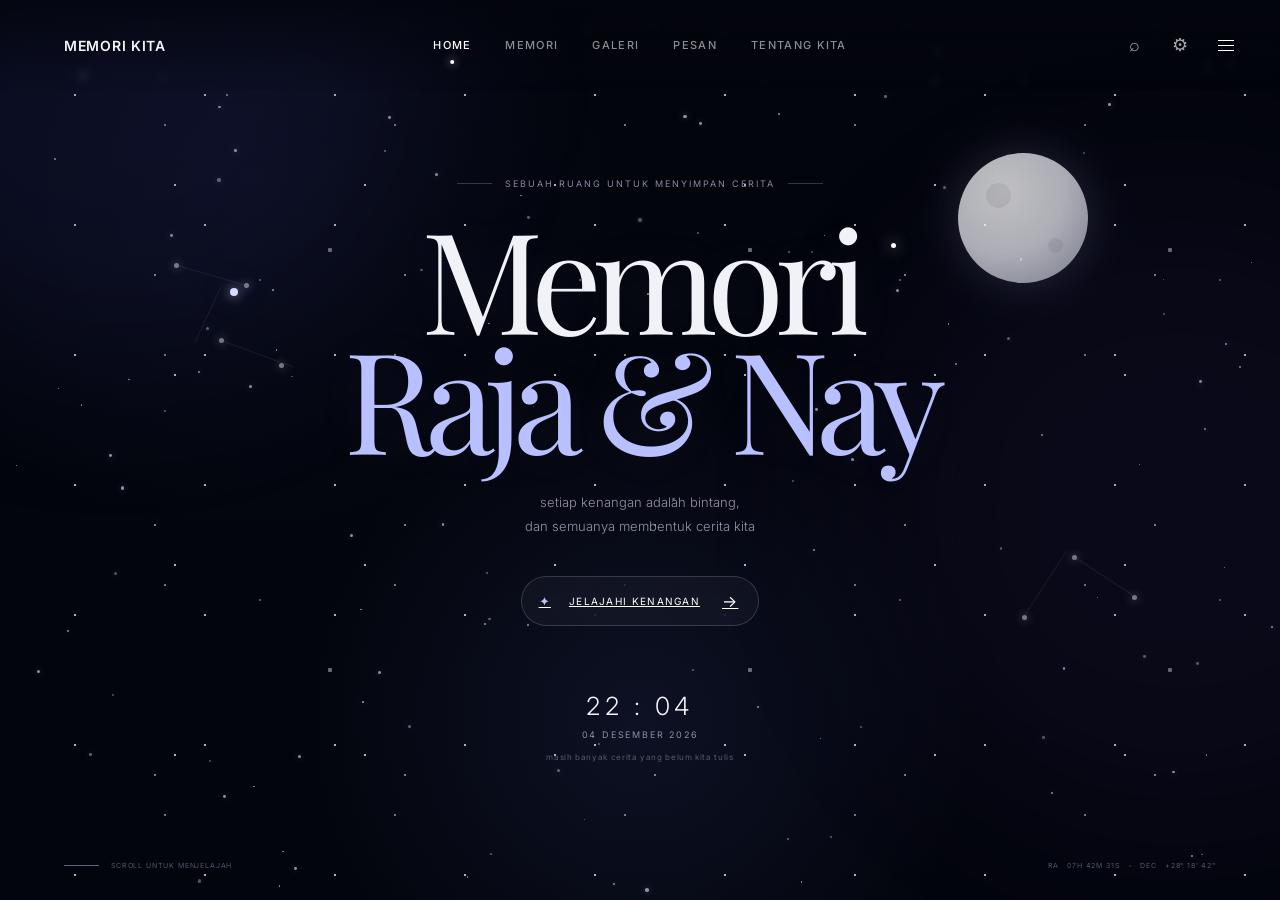
<file: index.html>
<!DOCTYPE html>
<html lang="id">
<head>
    <meta charset="UTF-8">
    <meta name="viewport" content="width=device-width, initial-scale=1.0">

    <title>Memori Raja & Nay</title>

    <meta name="description" content="Sebuah ruang kecil untuk menyimpan cerita dan kenangan">

    <link rel="preconnect" href="https://fonts.googleapis.com">
    <link rel="preconnect" href="https://fonts.gstatic.com" crossorigin>

    <link href="https://fonts.googleapis.com/css2?family=Inter:wght@300;400;500;600;700&family=Playfair+Display:wght@400;500;600&display=swap" rel="stylesheet">

    <link rel="stylesheet" href="css/style.css">
</head>

<body>

    <!-- BACKGROUND -->
    <div class="space-background">

        <div class="stars stars-small"></div>
        <div class="stars stars-medium"></div>
        <div class="stars stars-large"></div>

        <div class="nebula nebula-one"></div>
        <div class="nebula nebula-two"></div>

        <div class="moon"></div>

        <div class="planet planet-one"></div>
        <div class="planet planet-two"></div>

    </div>


    <!-- NAVBAR -->
    <header class="navbar">

        <a href="index.html" class="logo">
            <span>MEMORI KITA</span>
        </a>


        <nav class="nav-menu">

            <a href="index.html" class="nav-link active">
                home
            </a>

            <a href="memori.html" class="nav-link">
    memori
</a>

            <a href="galeri.html" class="nav-link">
    galeri
</a>

            <a href="pesan.html" class="nav-link">
    pesan
</a>

            <a href="tentang.html" class="nav-link">
    tentang kita
</a>

        </nav>


        <div class="nav-actions">

            <button class="icon-button" id="searchButton" aria-label="Cari">
                <span>⌕</span>
            </button>

            <button class="icon-button" id="settingsButton" aria-label="Pengaturan">
                <span>⚙</span>
            </button>

            <button class="menu-button" id="menuButton" aria-label="Menu">
                <span></span>
                <span></span>
                <span></span>
            </button>

        </div>

    </header>


<!-- SEARCH PANEL -->
<div class="overlay-panel" id="searchPanel">

    <div class="panel-content">

        <button
            class="panel-close"
            data-close="searchPanel"
            type="button"
        >
            ×
        </button>

        <p class="panel-label">
            cari kenangan
        </p>

        <h2>
            sesuatu yang ingin<br>
            kamu temukan?
        </h2>

        <div class="search-box">

            <input
                type="text"
                id="searchInput"
                name="search"
                placeholder="cari kenangan..."
                autocomplete="off"
                aria-label="Cari kenangan"
            >

            <span>⌕</span>

        </div>

        <p class="search-info">
            gunakan kata seperti judul, lokasi,
            atau kategori kenangan
        </p>

    </div>

</div>

    <!-- MOBILE MENU -->
    <div class="mobile-menu" id="mobileMenu">

    <button class="mobile-menu-close" id="closeMenu">
        ×
    </button>

    <a href="index.html">home</a>

    <a href="memori.html">memori</a>

    <a href="galeri.html">galeri</a>

    <a href="pesan.html">pesan</a>

    <a href="tentang.html">tentang kita</a>

</div>


    <!-- SETTINGS PANEL -->
<div class="overlay-panel" id="settingsPanel">

    <div class="panel-content settings-content">

        <button
            class="panel-close"
            data-close="settingsPanel"
            type="button"
        >
            ×
        </button>

        <p class="panel-label">
            pengaturan
        </p>

        <h2>
            atur pengalamanmu
        </h2>


        <div class="setting-item">

            <div>

                <strong>
                    animasi bintang
                </strong>

                <small>
                    mengaktifkan gerakan bintang
                </small>

            </div>

            <label
                class="switch"
                for="starToggle"
                aria-label="Aktifkan atau nonaktifkan animasi bintang"
            >

                <input
                    type="checkbox"
                    id="starToggle"
                    name="starToggle"
                    checked
                >

                <span class="slider"></span>

            </label>

        </div>


        <div class="setting-item">

            <div>

                <strong>
                    efek suara
                </strong>

                <small>
                    efek suara interaksi
                </small>

            </div>

            <label
                class="switch"
                for="soundToggle"
                aria-label="Aktifkan atau nonaktifkan efek suara"
            >

                <input
                    type="checkbox"
                    id="soundToggle"
                    name="soundToggle"
                >

                <span class="slider"></span>

            </label>

        </div>

    </div>

</div>


    <!-- HERO -->
    <main class="hero">

        <div class="hero-content">

            <div class="eyebrow">

                <span class="eyebrow-line"></span>

                <span>sebuah ruang untuk menyimpan cerita</span>

                <span class="eyebrow-line"></span>

            </div>


            <h1>
                Memori
                <span>Raja & Nay</span>
            </h1>


            <p class="hero-description">
                setiap kenangan adalah bintang,
                <br>
                dan semuanya membentuk cerita kita
            </p>


            <a href="memori.html" class="explore-button">

    <span class="button-icon">✦</span>

    <span>jelajahi kenangan</span>

    <span class="button-arrow">→</span>

</a>


            <div class="time-widget">

                <div class="time" id="clock">
                    00 : 00
                </div>

                <div class="date" id="date">
                    memuat tanggal...
                </div>

                <div class="time-message">
                    masih banyak cerita yang belum kita tulis
                </div>

            </div>

        </div>

    </main>


    <!-- CONSTELLATION DECORATION -->
    <div class="constellation constellation-one">

        <span class="star-point point-one"></span>
        <span class="star-point point-two"></span>
        <span class="star-point point-three"></span>
        <span class="star-point point-four"></span>

        <span class="line line-one"></span>
        <span class="line line-two"></span>
        <span class="line line-three"></span>

    </div>


    <div class="constellation constellation-two">

        <span class="star-point point-one"></span>
        <span class="star-point point-two"></span>
        <span class="star-point point-three"></span>

        <span class="line line-one"></span>
        <span class="line line-two"></span>

    </div>


    <!-- BOTTOM INFO -->
    <div class="bottom-info">

        <div class="scroll-indicator">

            <span class="scroll-line"></span>

            <span>
                scroll untuk menjelajah
            </span>

        </div>


        <div class="coordinates">

            <span>RA</span>
            <span>07h 42m 31s</span>

            <span class="separator">•</span>

            <span>DEC</span>
            <span>+28° 18' 42"</span>

        </div>

    </div>


    <!-- NOTIFICATION -->
    <div class="notification" id="notification">

        <span class="notification-icon">✦</span>

        <span id="notificationText">
            segera hadir
        </span>

    </div>


    <script>
document.addEventListener("DOMContentLoaded", function () {

    const menuButton = document.getElementById("menuButton");
    const mobileMenu = document.getElementById("mobileMenu");
    const closeMenu = document.getElementById("closeMenu");

    menuButton.addEventListener("click", function () {
        mobileMenu.classList.add("active");
    });

    closeMenu.addEventListener("click", function () {
        mobileMenu.classList.remove("active");
    });

});
</script>

<script src="js/script.js"></script>

</body>
</html>
</file>
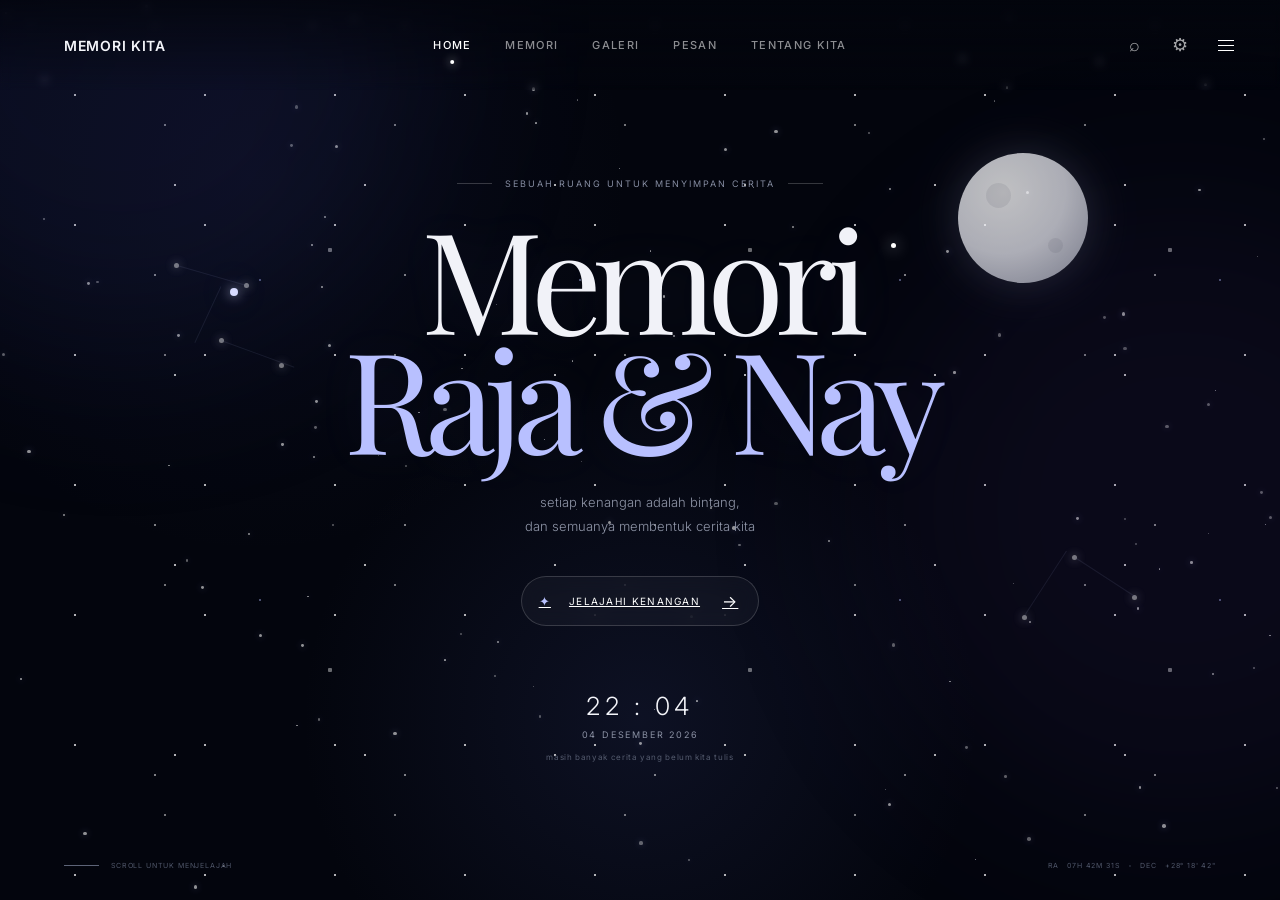
<file: memori-kita/index.html>
<!DOCTYPE html>
<html lang="id">
<head>
    <meta charset="UTF-8">
    <meta name="viewport" content="width=device-width, initial-scale=1.0">

    <title>Memori Raja & Nay</title>

    <meta name="description" content="Sebuah ruang kecil untuk menyimpan cerita dan kenangan">

    <link rel="preconnect" href="https://fonts.googleapis.com">
    <link rel="preconnect" href="https://fonts.gstatic.com" crossorigin>

    <link href="https://fonts.googleapis.com/css2?family=Inter:wght@300;400;500;600;700&family=Playfair+Display:wght@400;500;600&display=swap" rel="stylesheet">

    <link rel="stylesheet" href="css/style.css">
</head>

<body>

    <!-- BACKGROUND -->
    <div class="space-background">

        <div class="stars stars-small"></div>
        <div class="stars stars-medium"></div>
        <div class="stars stars-large"></div>

        <div class="nebula nebula-one"></div>
        <div class="nebula nebula-two"></div>

        <div class="moon"></div>

        <div class="planet planet-one"></div>
        <div class="planet planet-two"></div>

    </div>


    <!-- NAVBAR -->
    <header class="navbar">

        <a href="index.html" class="logo">
            <span>MEMORI KITA</span>
        </a>


        <nav class="nav-menu">

            <a href="index.html" class="nav-link active">
                home
            </a>

            <a href="memori.html" class="nav-link">
    memori
</a>

            <a href="galeri.html" class="nav-link">
    galeri
</a>

            <a href="pesan.html" class="nav-link">
    pesan
</a>

            <a href="tentang.html" class="nav-link">
    tentang kita
</a>

        </nav>


        <div class="nav-actions">

            <button class="icon-button" id="searchButton" aria-label="Cari">
                <span>⌕</span>
            </button>

            <button class="icon-button" id="settingsButton" aria-label="Pengaturan">
                <span>⚙</span>
            </button>

            <button class="menu-button" id="menuButton" aria-label="Menu">
                <span></span>
                <span></span>
                <span></span>
            </button>

        </div>

    </header>


<!-- SEARCH PANEL -->
<div class="overlay-panel" id="searchPanel">

    <div class="panel-content">

        <button
            class="panel-close"
            data-close="searchPanel"
            type="button"
        >
            ×
        </button>

        <p class="panel-label">
            cari kenangan
        </p>

        <h2>
            sesuatu yang ingin<br>
            kamu temukan?
        </h2>

        <div class="search-box">

            <input
                type="text"
                id="searchInput"
                name="search"
                placeholder="cari kenangan..."
                autocomplete="off"
                aria-label="Cari kenangan"
            >

            <span>⌕</span>

        </div>

        <p class="search-info">
            gunakan kata seperti judul, lokasi,
            atau kategori kenangan
        </p>

    </div>

</div>

    <!-- MOBILE MENU -->
    <div class="mobile-menu" id="mobileMenu">

    <button class="mobile-menu-close" id="closeMenu">
        ×
    </button>

    <a href="index.html">home</a>

    <a href="memori.html">memori</a>

    <a href="galeri.html">galeri</a>

    <a href="pesan.html">pesan</a>

    <a href="tentang.html">tentang kita</a>

</div>


    <!-- SETTINGS PANEL -->
<div class="overlay-panel" id="settingsPanel">

    <div class="panel-content settings-content">

        <button
            class="panel-close"
            data-close="settingsPanel"
            type="button"
        >
            ×
        </button>

        <p class="panel-label">
            pengaturan
        </p>

        <h2>
            atur pengalamanmu
        </h2>


        <div class="setting-item">

            <div>

                <strong>
                    animasi bintang
                </strong>

                <small>
                    mengaktifkan gerakan bintang
                </small>

            </div>

            <label
                class="switch"
                for="starToggle"
                aria-label="Aktifkan atau nonaktifkan animasi bintang"
            >

                <input
                    type="checkbox"
                    id="starToggle"
                    name="starToggle"
                    checked
                >

                <span class="slider"></span>

            </label>

        </div>


        <div class="setting-item">

            <div>

                <strong>
                    efek suara
                </strong>

                <small>
                    efek suara interaksi
                </small>

            </div>

            <label
                class="switch"
                for="soundToggle"
                aria-label="Aktifkan atau nonaktifkan efek suara"
            >

                <input
                    type="checkbox"
                    id="soundToggle"
                    name="soundToggle"
                >

                <span class="slider"></span>

            </label>

        </div>

    </div>

</div>


    <!-- HERO -->
    <main class="hero">

        <div class="hero-content">

            <div class="eyebrow">

                <span class="eyebrow-line"></span>

                <span>sebuah ruang untuk menyimpan cerita</span>

                <span class="eyebrow-line"></span>

            </div>


            <h1>
                Memori
                <span>Raja & Nay</span>
            </h1>


            <p class="hero-description">
                setiap kenangan adalah bintang,
                <br>
                dan semuanya membentuk cerita kita
            </p>


            <a href="memori.html" class="explore-button">

    <span class="button-icon">✦</span>

    <span>jelajahi kenangan</span>

    <span class="button-arrow">→</span>

</a>


            <div class="time-widget">

                <div class="time" id="clock">
                    00 : 00
                </div>

                <div class="date" id="date">
                    memuat tanggal...
                </div>

                <div class="time-message">
                    masih banyak cerita yang belum kita tulis
                </div>

            </div>

        </div>

    </main>


    <!-- CONSTELLATION DECORATION -->
    <div class="constellation constellation-one">

        <span class="star-point point-one"></span>
        <span class="star-point point-two"></span>
        <span class="star-point point-three"></span>
        <span class="star-point point-four"></span>

        <span class="line line-one"></span>
        <span class="line line-two"></span>
        <span class="line line-three"></span>

    </div>


    <div class="constellation constellation-two">

        <span class="star-point point-one"></span>
        <span class="star-point point-two"></span>
        <span class="star-point point-three"></span>

        <span class="line line-one"></span>
        <span class="line line-two"></span>

    </div>


    <!-- BOTTOM INFO -->
    <div class="bottom-info">

        <div class="scroll-indicator">

            <span class="scroll-line"></span>

            <span>
                scroll untuk menjelajah
            </span>

        </div>


        <div class="coordinates">

            <span>RA</span>
            <span>07h 42m 31s</span>

            <span class="separator">•</span>

            <span>DEC</span>
            <span>+28° 18' 42"</span>

        </div>

    </div>


    <!-- NOTIFICATION -->
    <div class="notification" id="notification">

        <span class="notification-icon">✦</span>

        <span id="notificationText">
            segera hadir
        </span>

    </div>


    <script>
document.addEventListener("DOMContentLoaded", function () {

    const menuButton = document.getElementById("menuButton");
    const mobileMenu = document.getElementById("mobileMenu");
    const closeMenu = document.getElementById("closeMenu");

    menuButton.addEventListener("click", function () {
        mobileMenu.classList.add("active");
    });

    closeMenu.addEventListener("click", function () {
        mobileMenu.classList.remove("active");
    });

});
</script>

<script src="js/script.js"></script>

</body>
</html>
</file>
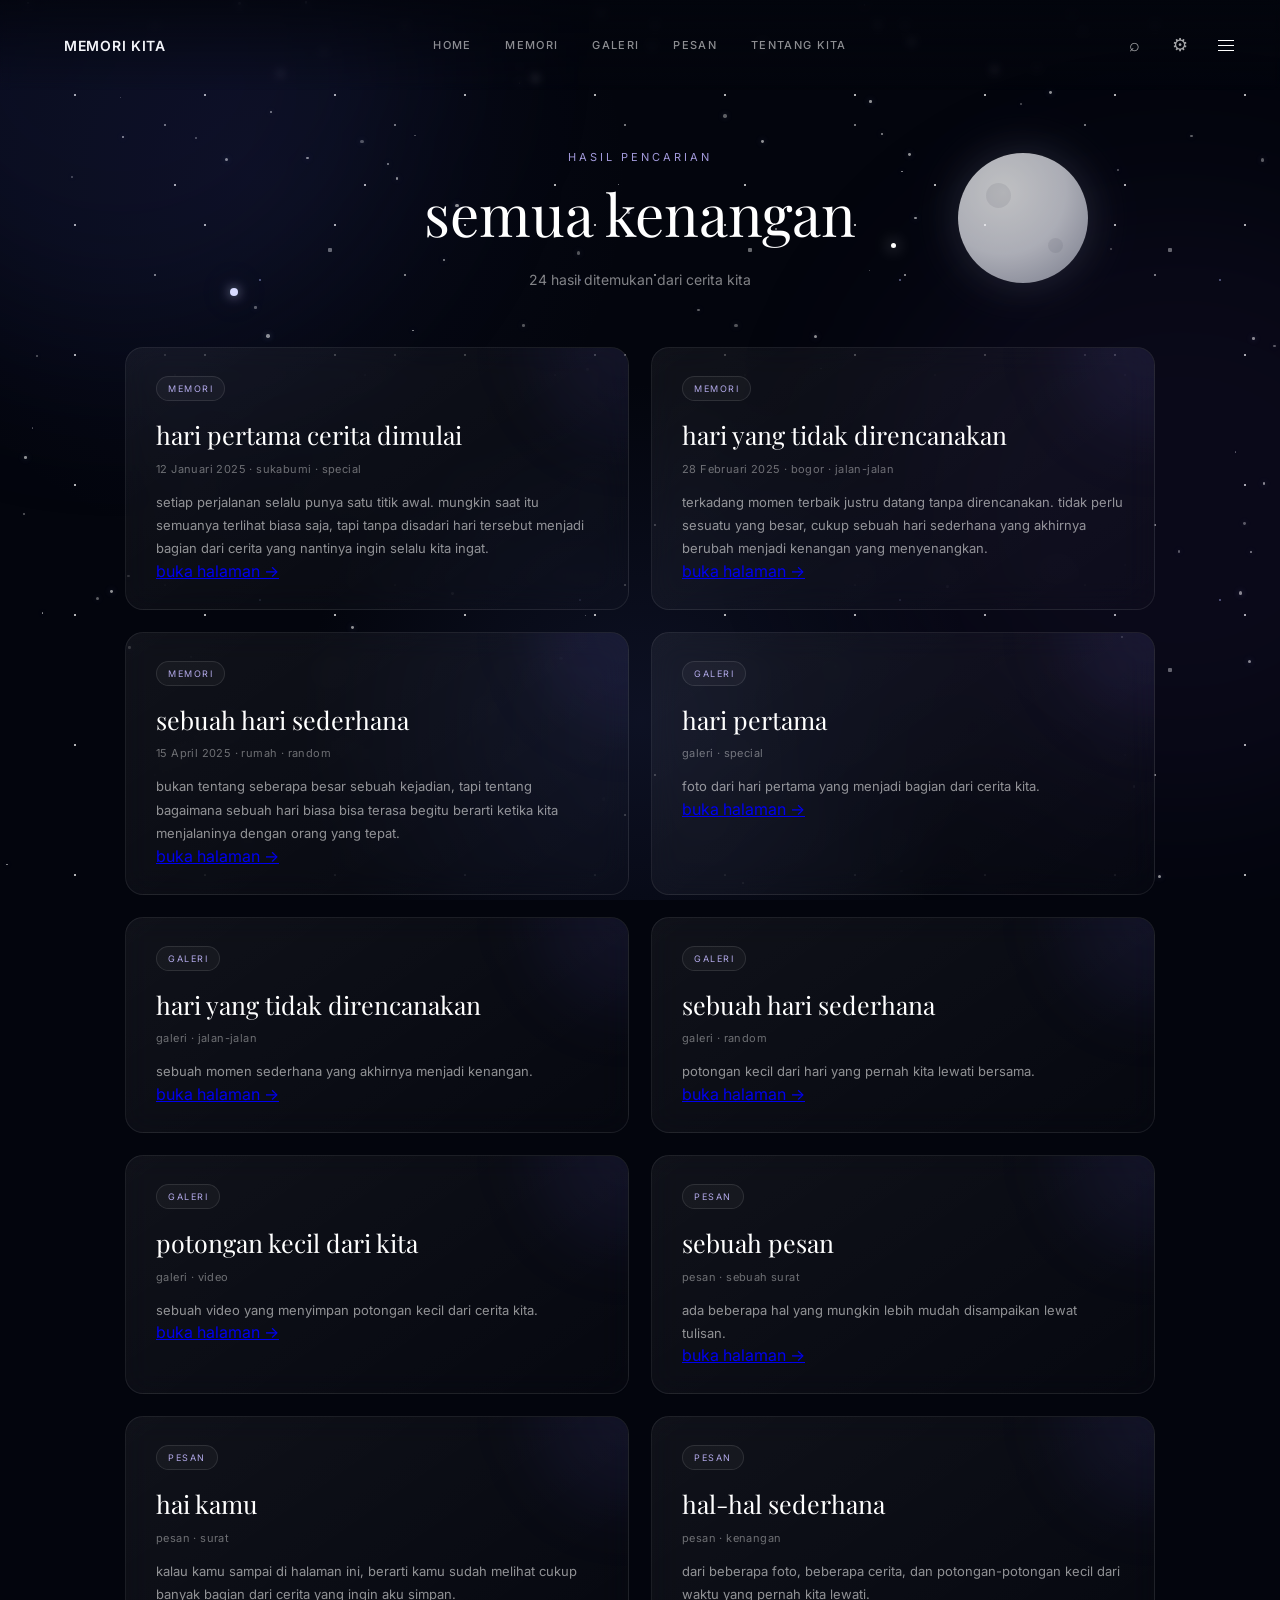
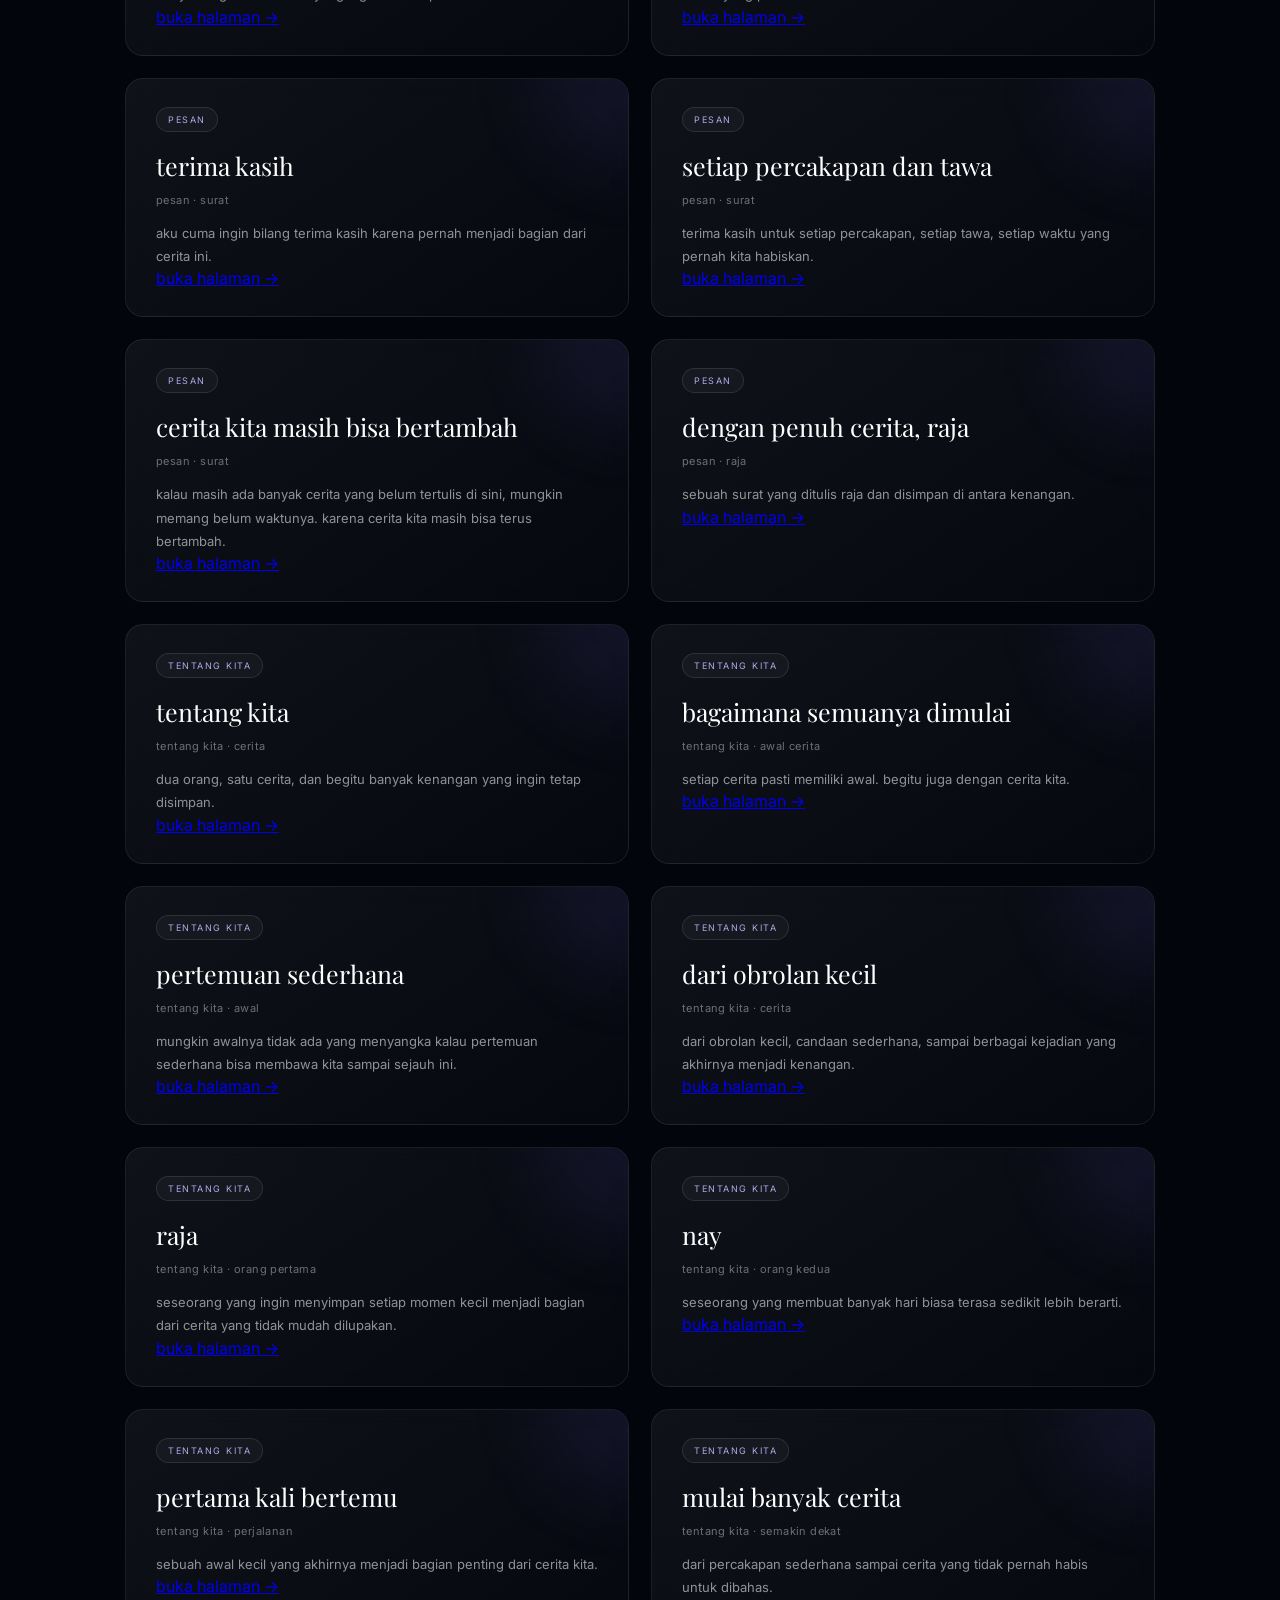
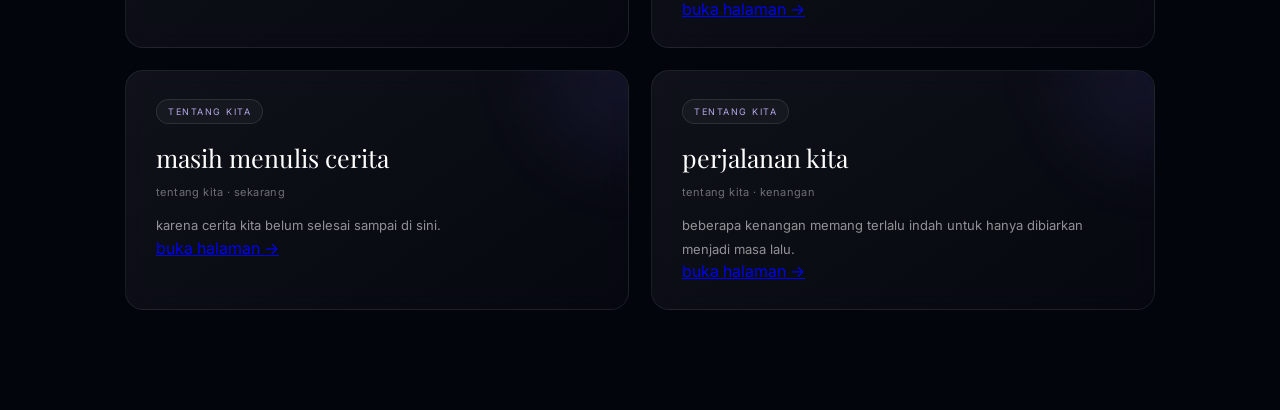
<file: hasil-pencarian.html>
<!DOCTYPE html>
<html lang="id">

<head>

    <meta charset="UTF-8">

    <meta
        name="viewport"
        content="width=device-width, initial-scale=1.0"
    >

    <title>Hasil Pencarian | Memori Raja & Nay</title>

    <meta
        name="description"
        content="Hasil pencarian dari Memori Kita"
    >

    <!-- FONT -->

    <link rel="preconnect" href="https://fonts.googleapis.com">

    <link
        rel="preconnect"
        href="https://fonts.gstatic.com"
        crossorigin
    >

    <link
        href="https://fonts.googleapis.com/css2?family=Inter:wght@300;400;500;600;700&family=Playfair+Display:wght@400;500;600&display=swap"
        rel="stylesheet"
    >

    <!-- CSS UTAMA -->

    <link
        rel="stylesheet"
        href="css/style.css"
    >

    <!-- CSS HALAMAN HASIL PENCARIAN -->

    <link
        rel="stylesheet"
        href="css/hasil-pencarian.css"
    >

</head>


<body>


    <!-- =========================================
         BACKGROUND
    ========================================== -->

    <div class="space-background">

        <div class="stars stars-small"></div>

        <div class="stars stars-medium"></div>

        <div class="stars stars-large"></div>

        <div class="nebula nebula-one"></div>

        <div class="nebula nebula-two"></div>

        <div class="moon"></div>

        <div class="planet planet-one"></div>

        <div class="planet planet-two"></div>

    </div>



    <!-- =========================================
         NAVBAR
    ========================================== -->

    <header class="navbar">


        <!-- LOGO -->

        <a
            href="index.html"
            class="logo"
        >


            <span>
                MEMORI KITA
            </span>

        </a>



        <!-- MENU DESKTOP -->

        <nav class="nav-menu">

            <a
                href="index.html"
                class="nav-link"
            >
                home
            </a>

            <a
                href="memori.html"
                class="nav-link"
            >
                memori
            </a>

            <a
                href="galeri.html"
                class="nav-link"
            >
                galeri
            </a>

            <a
                href="pesan.html"
                class="nav-link"
            >
                pesan
            </a>

            <a
                href="tentang.html"
                class="nav-link"
            >
                tentang kita
            </a>

        </nav>



        <!-- ACTION -->

        <div class="nav-actions">


            <!-- SEARCH -->

            <button
                class="icon-button"
                id="searchButton"
                aria-label="Cari"
                type="button"
            >

                <span>
                    ⌕
                </span>

            </button>



            <!-- SETTINGS -->

            <button
                class="icon-button"
                id="settingsButton"
                aria-label="Pengaturan"
                type="button"
            >

                <span>
                    ⚙
                </span>

            </button>



            <!-- MENU -->

            <button
                class="menu-button"
                id="menuButton"
                aria-label="Menu"
                type="button"
            >

                <span></span>

                <span></span>

                <span></span>

            </button>


        </div>


    </header>



    <!-- =========================================
         SEARCH PANEL
    ========================================== -->

    <div
        class="overlay-panel"
        id="searchPanel"
    >

        <div class="panel-content">


            <button
                class="panel-close"
                data-close="searchPanel"
                type="button"
            >
                ×
            </button>


            <p class="panel-label">
                cari kenangan
            </p>


            <h2>
                sesuatu yang ingin<br>
                kamu temukan?
            </h2>


            <div class="search-box">

                <input
                    type="text"
                    id="searchInput"
                    name="search"
                    placeholder="cari sesuatu..."
                    autocomplete="off"
                    aria-label="Cari sesuatu"
                >

                <span>
                    ⌕
                </span>

            </div>


            <p class="search-info">
                cari sesuatu dari seluruh isi
                memori kita
            </p>


        </div>

    </div>



    <!-- =========================================
         SETTINGS PANEL
    ========================================== -->

    <div
        class="overlay-panel"
        id="settingsPanel"
    >

        <div class="panel-content settings-content">


            <button
                class="panel-close"
                data-close="settingsPanel"
                type="button"
            >
                ×
            </button>


            <p class="panel-label">
                pengaturan
            </p>


            <h2>
                atur pengalamanmu
            </h2>


            <!-- BINTANG -->

            <div class="setting-item">

                <div>

                    <strong>
                        animasi bintang
                    </strong>

                    <small>
                        mengaktifkan gerakan bintang
                    </small>

                </div>


                <label
                    class="switch"
                    for="starToggle"
                    aria-label="Aktifkan animasi bintang"
                >

                    <input
                        type="checkbox"
                        id="starToggle"
                        name="starToggle"
                        checked
                    >

                    <span class="slider"></span>

                </label>

            </div>



            <!-- SUARA -->

            <div class="setting-item">

                <div>

                    <strong>
                        efek suara
                    </strong>

                    <small>
                        efek suara interaksi
                    </small>

                </div>


                <label
                    class="switch"
                    for="soundToggle"
                    aria-label="Aktifkan efek suara"
                >

                    <input
                        type="checkbox"
                        id="soundToggle"
                        name="soundToggle"
                    >

                    <span class="slider"></span>

                </label>

            </div>


        </div>

    </div>



    <!-- =========================================
         MOBILE MENU
    ========================================== -->

    <div
        class="mobile-menu"
        id="mobileMenu"
    >


        <button
            class="mobile-menu-close"
            id="closeMenu"
            type="button"
        >
            ×
        </button>


        <a href="index.html">
            home
        </a>

        <a href="memori.html">
            memori
        </a>

        <a href="galeri.html">
            galeri
        </a>

        <a href="pesan.html">
            pesan
        </a>

        <a href="tentang.html">
            tentang kita
        </a>


    </div>



    <!-- =========================================
         HASIL PENCARIAN
    ========================================== -->

    <main class="search-page">


        <!-- HEADER -->

        <section class="search-page-header">


            <p class="search-label">
                hasil pencarian
            </p>


            <h1 id="searchTitle">
                mencari...
            </h1>


            <p id="searchSubtitle">
                menemukan sesuatu dari cerita kita
            </p>


        </section>



        <!-- HASIL -->

        <section
            class="search-results"
            id="searchResults"
        ></section>



        <!-- TIDAK ADA HASIL -->

        <section
            class="search-no-result"
            id="searchNoResult"
            style="display: none;"
        >

            <div class="search-no-icon">
                ✦
            </div>


            <h2>
                tidak ada hasil
            </h2>


            <p>
                kami tidak menemukan sesuatu
                yang cocok dengan pencarianmu
            </p>


        </section>


    </main>



    <!-- =========================================
         NOTIFICATION
    ========================================== -->

    <div
        class="notification"
        id="notification"
    >

        <span class="notification-icon">
            ✦
        </span>

        <span id="notificationText">
            segera hadir
        </span>

    </div>



    <!-- =========================================
         JAVASCRIPT
    ========================================== -->

    <script src="js/script.js"></script>

    <script src="js/hasil-pencarian.js"></script>


</body>

</html>
</file>
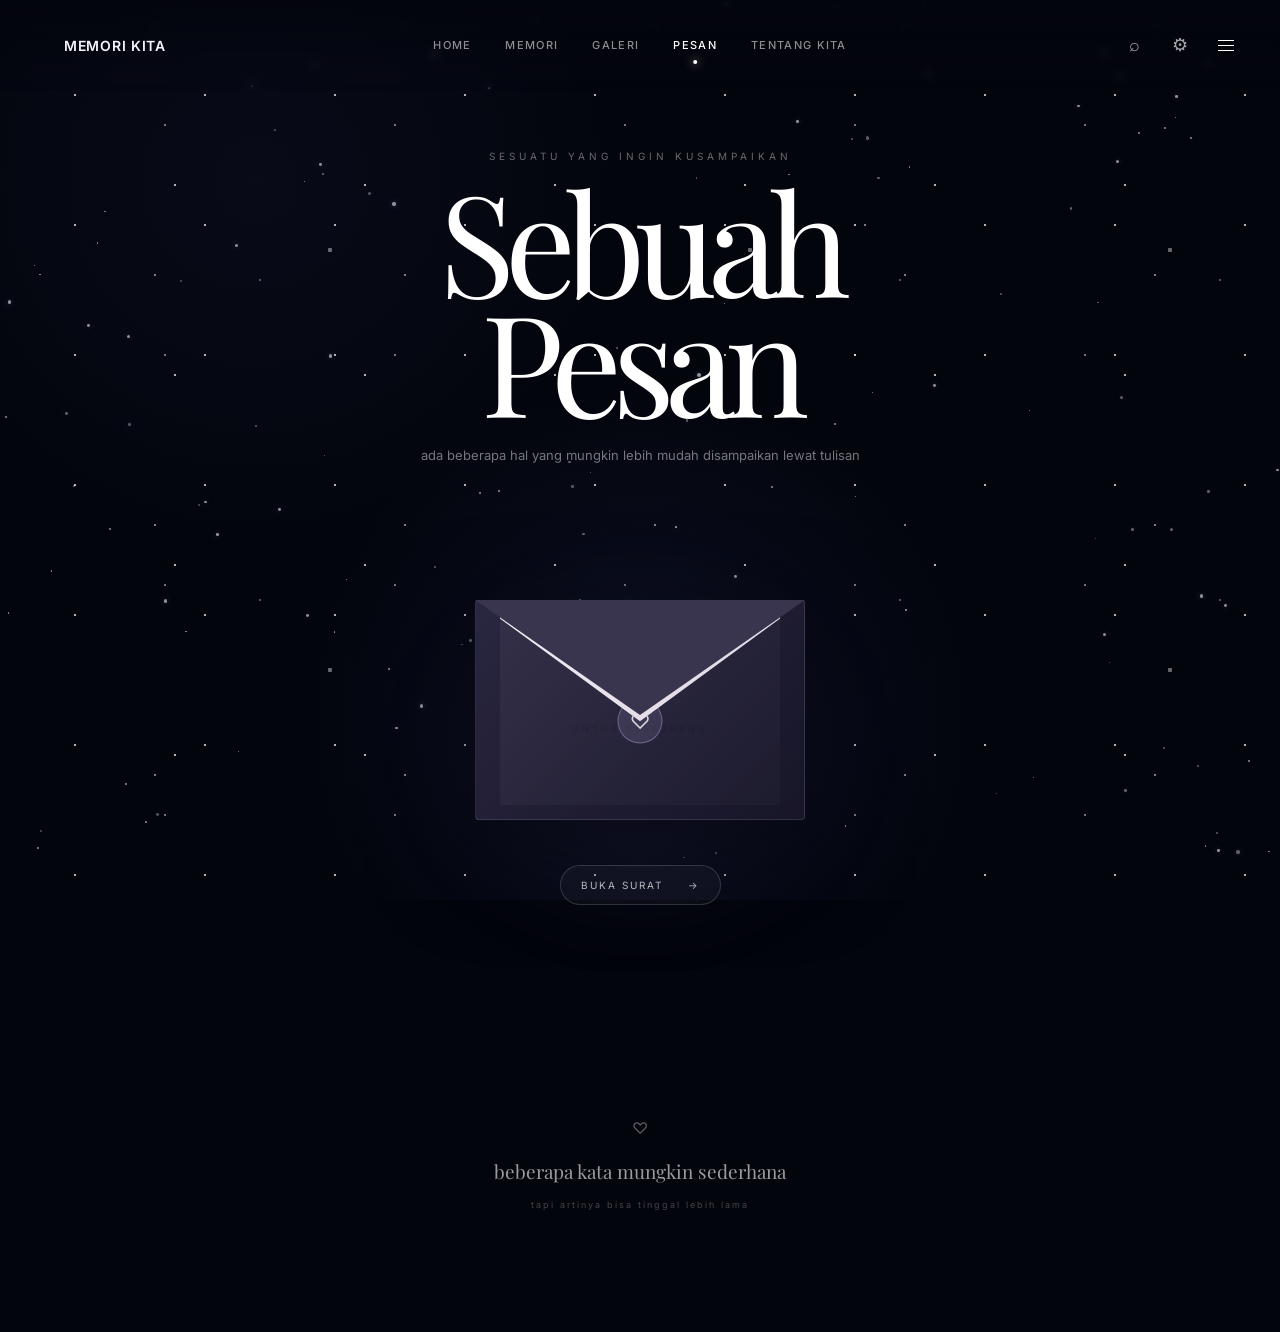
<file: pesan.html>
<!DOCTYPE html>
<html lang="id">

<head>

    <meta charset="UTF-8">

    <meta
        name="viewport"
        content="width=device-width, initial-scale=1.0"
    >

    <title>Pesan | Memori Raja & Nay </title>

    <link
        rel="preconnect"
        href="https://fonts.googleapis.com"
    >

    <link
        rel="preconnect"
        href="https://fonts.gstatic.com"
        crossorigin
    >

    <link
        href="https://fonts.googleapis.com/css2?family=Inter:wght@300;400;500;600&family=Playfair+Display:wght@400;500;600&display=swap"
        rel="stylesheet"
    >

    <link
        rel="stylesheet"
        href="css/style.css"
    >

    <link
        rel="stylesheet"
        href="css/pesan.css"
    >

</head>


<body>


    <!-- BACKGROUND -->

    <div class="space-background">

        <div class="stars-small"></div>

        <div class="stars-medium"></div>

        <div class="stars-large"></div>

        <div class="nebula-one"></div>

        <div class="nebula-two"></div>

        <div class="memory-glow"></div>

    </div>


    <!-- NAVBAR -->

    <header class="navbar">


        <a
            href="index.html"
            class="logo"
        >

            <span>
                MEMORI KITA
            </span>

        </a>


        <nav class="nav-menu">


            <a
                href="index.html"
                class="nav-link"
            >
                home
            </a>


            <a
                href="memori.html"
                class="nav-link"
            >
                memori
            </a>


            <a
                href="galeri.html"
                class="nav-link"
            >
                galeri
            </a>


            <a
                href="pesan.html"
                class="nav-link active"
            >
                pesan
            </a>


            <a
                href="tentang.html"
                class="nav-link"
            >
                tentang kita
            </a>


        </nav>


        <div class="nav-actions">
    <button class="icon-button" id="searchButton" aria-label="Cari">
        <span>⌕</span>
    </button>

    <button class="icon-button" id="settingsButton" aria-label="Pengaturan">
        <span>⚙</span>
    </button>

    <button class="menu-button" id="menuButton" aria-label="Menu">
        <span></span>
        <span></span>
        <span></span>
    </button>
</div>


    </header>


    <!-- MOBILE MENU -->

    <div class="mobile-menu" id="mobileMenu">

    <button class="mobile-menu-close" id="closeMenu">
        ×
    </button>

    <a href="index.html">home</a>

    <a href="memori.html">memori</a>

    <a href="galeri.html">galeri</a>

    <a href="pesan.html">pesan</a>

    <a href="tentang.html">tentang kita</a>

</div>


    <!-- SEARCH PANEL -->
<div class="overlay-panel" id="searchPanel">

    <div class="panel-content">

        <button class="panel-close" data-close="searchPanel">
            ×
        </button>

        <p class="panel-label">
            cari kenangan
        </p>

        <h2>
            sesuatu yang ingin<br>
            kamu temukan?
        </h2>

        <div class="search-box">

            <input
                type="text"
                id="searchInput"
                placeholder="cari kenangan..."
                autocomplete="off"
            >

            <span>⌕</span>

        </div>

        <p class="search-info">
            gunakan kata seperti judul, lokasi,
            atau kategori kenangan
        </p>

    </div>

</div>


<!-- SETTINGS PANEL -->
<div class="overlay-panel" id="settingsPanel">

    <div class="panel-content settings-content">

        <button
            class="panel-close"
            data-close="settingsPanel"
            type="button"
        >
            ×
        </button>

        <p class="panel-label">
            pengaturan
        </p>

        <h2>
            atur pengalamanmu
        </h2>


        <div class="setting-item">

            <div>

                <strong>
                    animasi bintang
                </strong>

                <small>
                    mengaktifkan gerakan bintang
                </small>

            </div>

            <label
                class="switch"
                for="starToggle"
                aria-label="Aktifkan atau nonaktifkan animasi bintang"
            >

                <input
                    type="checkbox"
                    id="starToggle"
                    name="starToggle"
                    checked
                >

                <span class="slider"></span>

            </label>

        </div>


        <div class="setting-item">

            <div>

                <strong>
                    efek suara
                </strong>

                <small>
                    efek suara interaksi
                </small>

            </div>

            <label
                class="switch"
                for="soundToggle"
                aria-label="Aktifkan atau nonaktifkan efek suara"
            >

                <input
                    type="checkbox"
                    id="soundToggle"
                    name="soundToggle"
                >

                <span class="slider"></span>

            </label>

        </div>

    </div>

</div>


    <!-- PESAN -->

    <main class="message-page">


        <section class="message-intro">


            <span class="message-eyebrow">
                sesuatu yang ingin kusampaikan
            </span>


            <h1>
                Sebuah Pesan
            </h1>


            <p>
                ada beberapa hal yang mungkin lebih mudah
                disampaikan lewat tulisan
            </p>


        </section>


        <!-- AMplop -->

        <section
            class="letter-section"
            id="letterSection"
        >


            <div class="letter-glow"></div>


            <div
                class="envelope"
                id="envelope"
            >


                <div class="envelope-back"></div>


                <div class="envelope-paper">

                    <span class="paper-symbol">
                        ♡
                    </span>

                    <span class="paper-text">
                        untuk seseorang
                    </span>

                </div>


                <div class="envelope-flap"></div>


                <div class="envelope-front">

                    <div class="seal">
                        ♡
                    </div>

                </div>


            </div>


            <button
                class="open-letter"
                id="openLetter"
            >

                <span>
                    buka surat
                </span>

                <span>
                    →
                </span>

            </button>


        </section>


        <!-- SURAT -->

        <section
            class="letter-content"
            id="letterContent"
        >


            <div class="letter-paper">


                <div class="letter-top">

                    <span>
                        ♡
                    </span>

                    <small>
                        sebuah surat
                    </small>

                    <span>
                        ♡
                    </span>

                </div>


                <div class="letter-body">


                    <p class="letter-greeting">
                        hai kamu,
                    </p>


                    <p>
                        kalau kamu sampai di halaman ini,
                        berarti kamu sudah melihat cukup banyak
                        bagian dari cerita yang ingin aku simpan.
                    </p>


                    <p>
                        mungkin semua yang ada di website ini
                        terlihat sederhana. cuma beberapa foto,
                        beberapa cerita, dan potongan-potongan
                        kecil dari waktu yang pernah kita lewati.
                    </p>


                    <p>
                        tapi justru dari hal-hal sederhana itu,
                        ada banyak kenangan yang ternyata
                        punya tempat sendiri di hati.
                    </p>


                    <p>
                        aku cuma ingin bilang terima kasih
                        karena pernah menjadi bagian dari
                        cerita ini.
                    </p>


                    <p>
                        terima kasih untuk setiap percakapan,
                        setiap tawa, setiap waktu yang pernah
                        kita habiskan, bahkan untuk hal-hal
                        kecil yang mungkin waktu itu terasa biasa.
                    </p>


                    <p>
                        kalau suatu hari nanti kita membuka
                        website ini lagi, semoga kita bisa
                        tersenyum melihat semua yang pernah
                        kita lewati.
                    </p>


                    <p>
                        bukan karena semuanya harus sempurna,
                        tapi karena setiap bagian dari perjalanan
                        ini pernah berarti.
                    </p>


                    <p>
                        dan kalau masih ada banyak cerita yang
                        belum tertulis di sini, mungkin memang
                        belum waktunya.
                    </p>


                    <p>
                        karena cerita kita masih bisa terus
                        bertambah.
                    </p>


                    <div class="letter-signature">

                        <span>
                            dengan penuh cerita,
                        </span>

                        <strong>
                            raja
                        </strong>

                    </div>


                </div>


                <div class="letter-bottom">

                    <span>
                        disimpan di antara kenangan
                    </span>

                </div>


            </div>


        </section>


        <!-- END -->

        <section class="message-end">


            <span>
                ♡
            </span>


            <p>
                beberapa kata mungkin sederhana
            </p>


            <small>
                tapi artinya bisa tinggal lebih lama
            </small>


        </section>


    </main>


    <!-- NOTIFICATION -->

    <div
        class="notification"
        id="notification"
    >

        <span id="notificationText">
            -
        </span>

    </div>


    <script>
document.addEventListener("DOMContentLoaded", function () {

    const menuButton = document.getElementById("menuButton");
    const mobileMenu = document.getElementById("mobileMenu");
    const closeMenu = document.getElementById("closeMenu");

    menuButton.addEventListener("click", function () {
        mobileMenu.classList.add("active");
    });

    closeMenu.addEventListener("click", function () {
        mobileMenu.classList.remove("active");
    });

});
</script>

<script src="js/script.js"></script>

    <script src="js/pesan.js"></script>


</body>

</html>
</file>
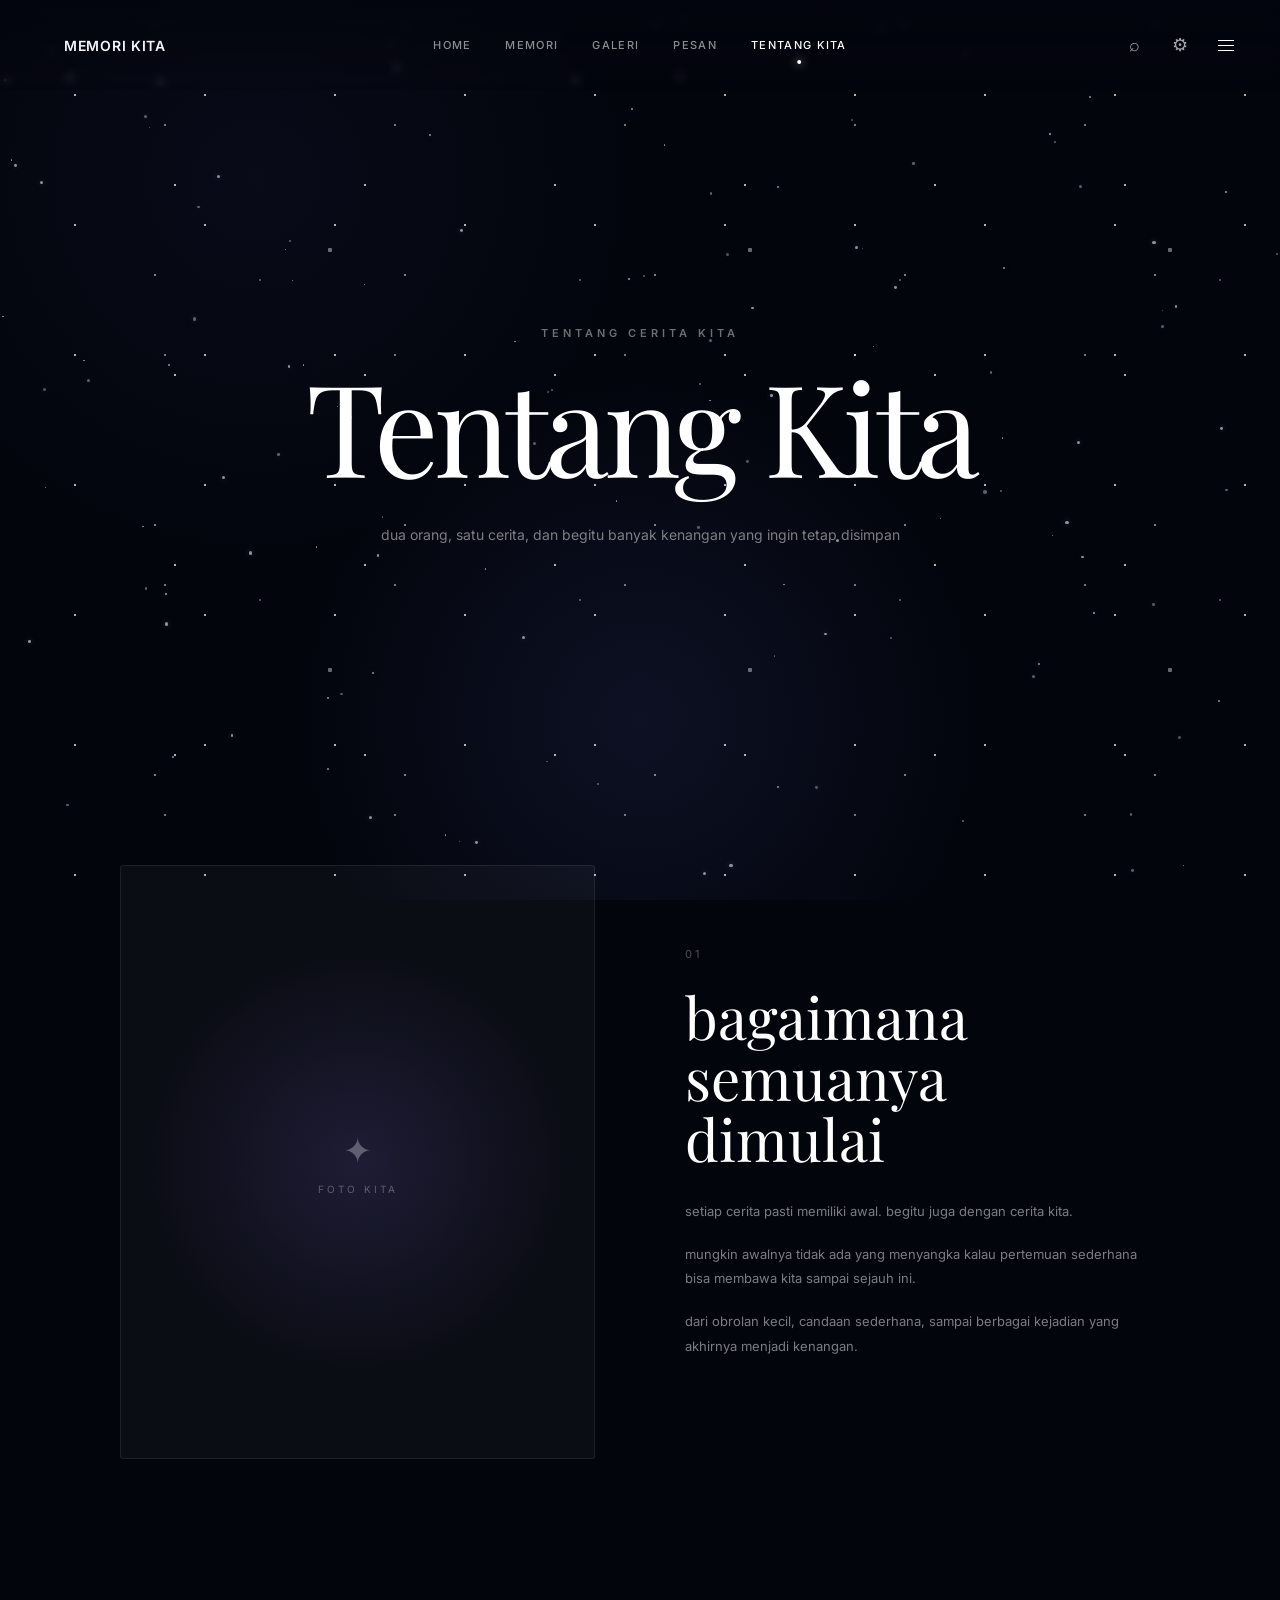
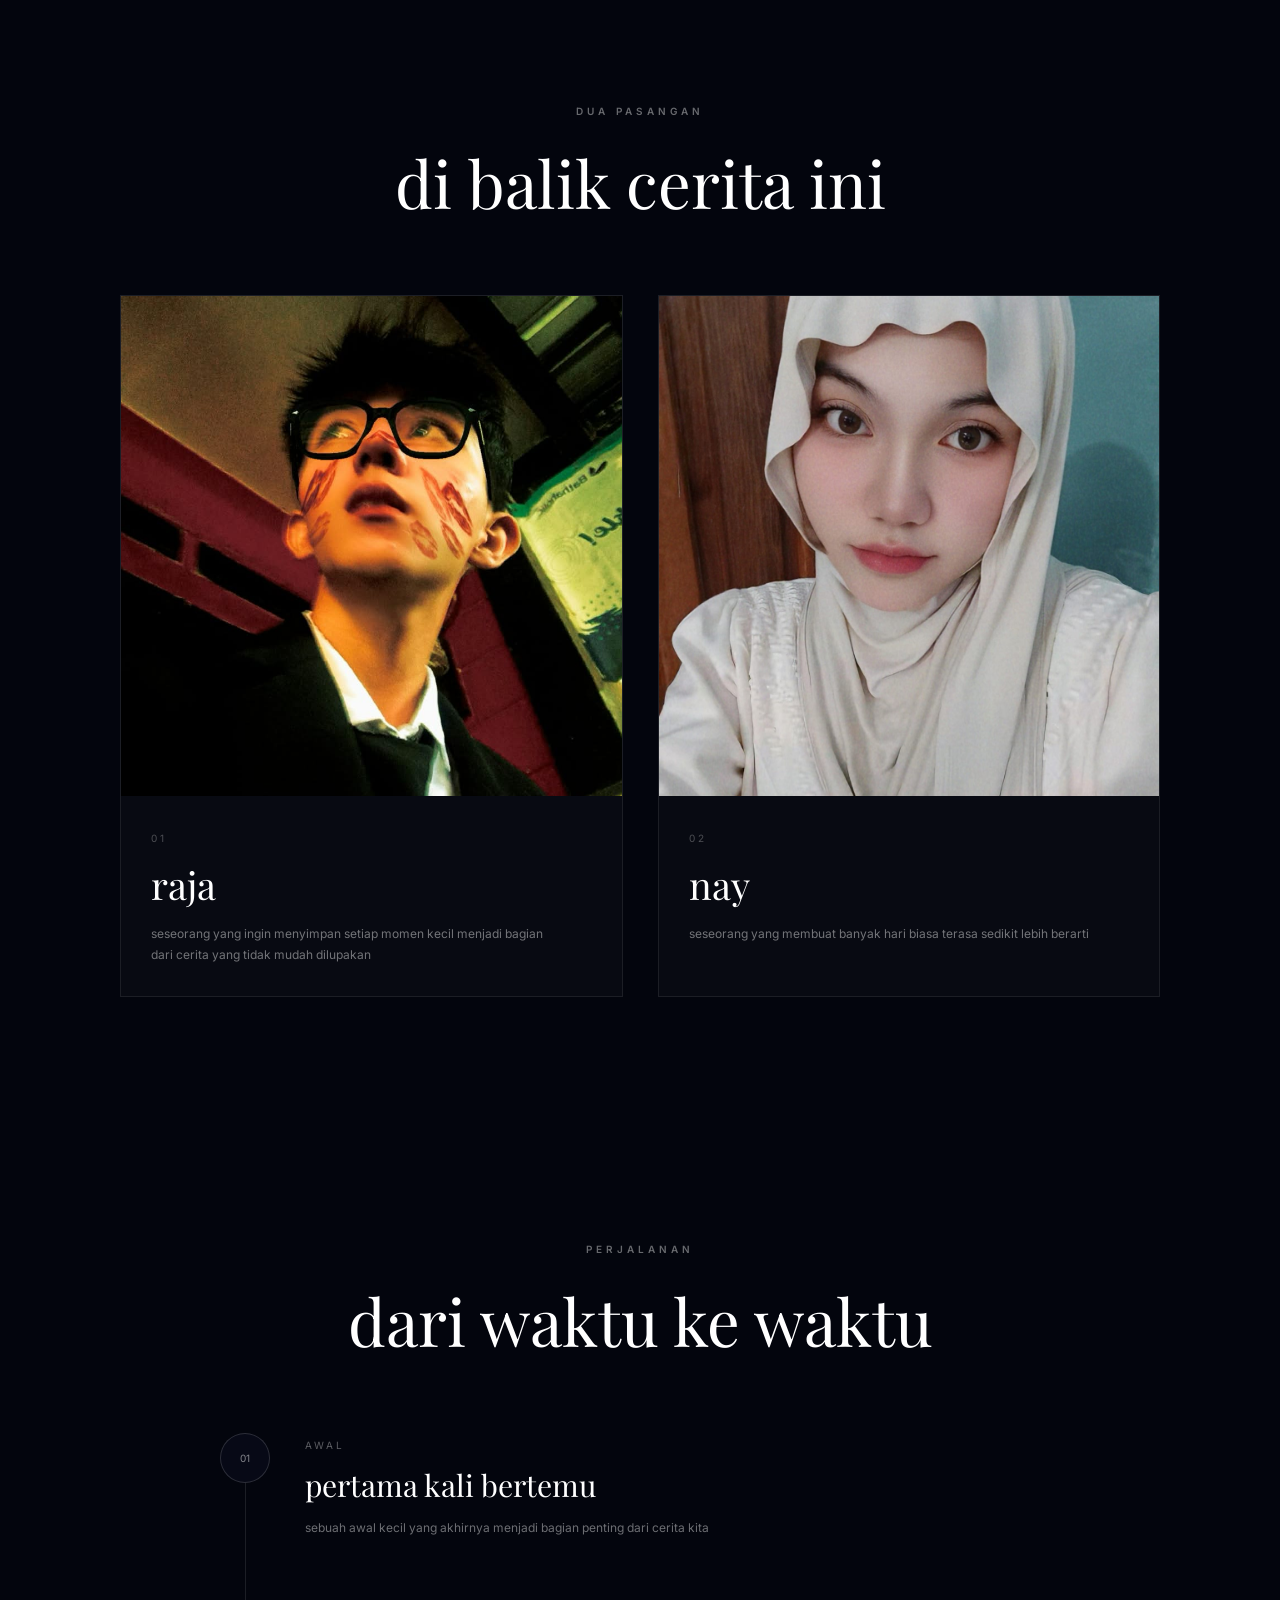
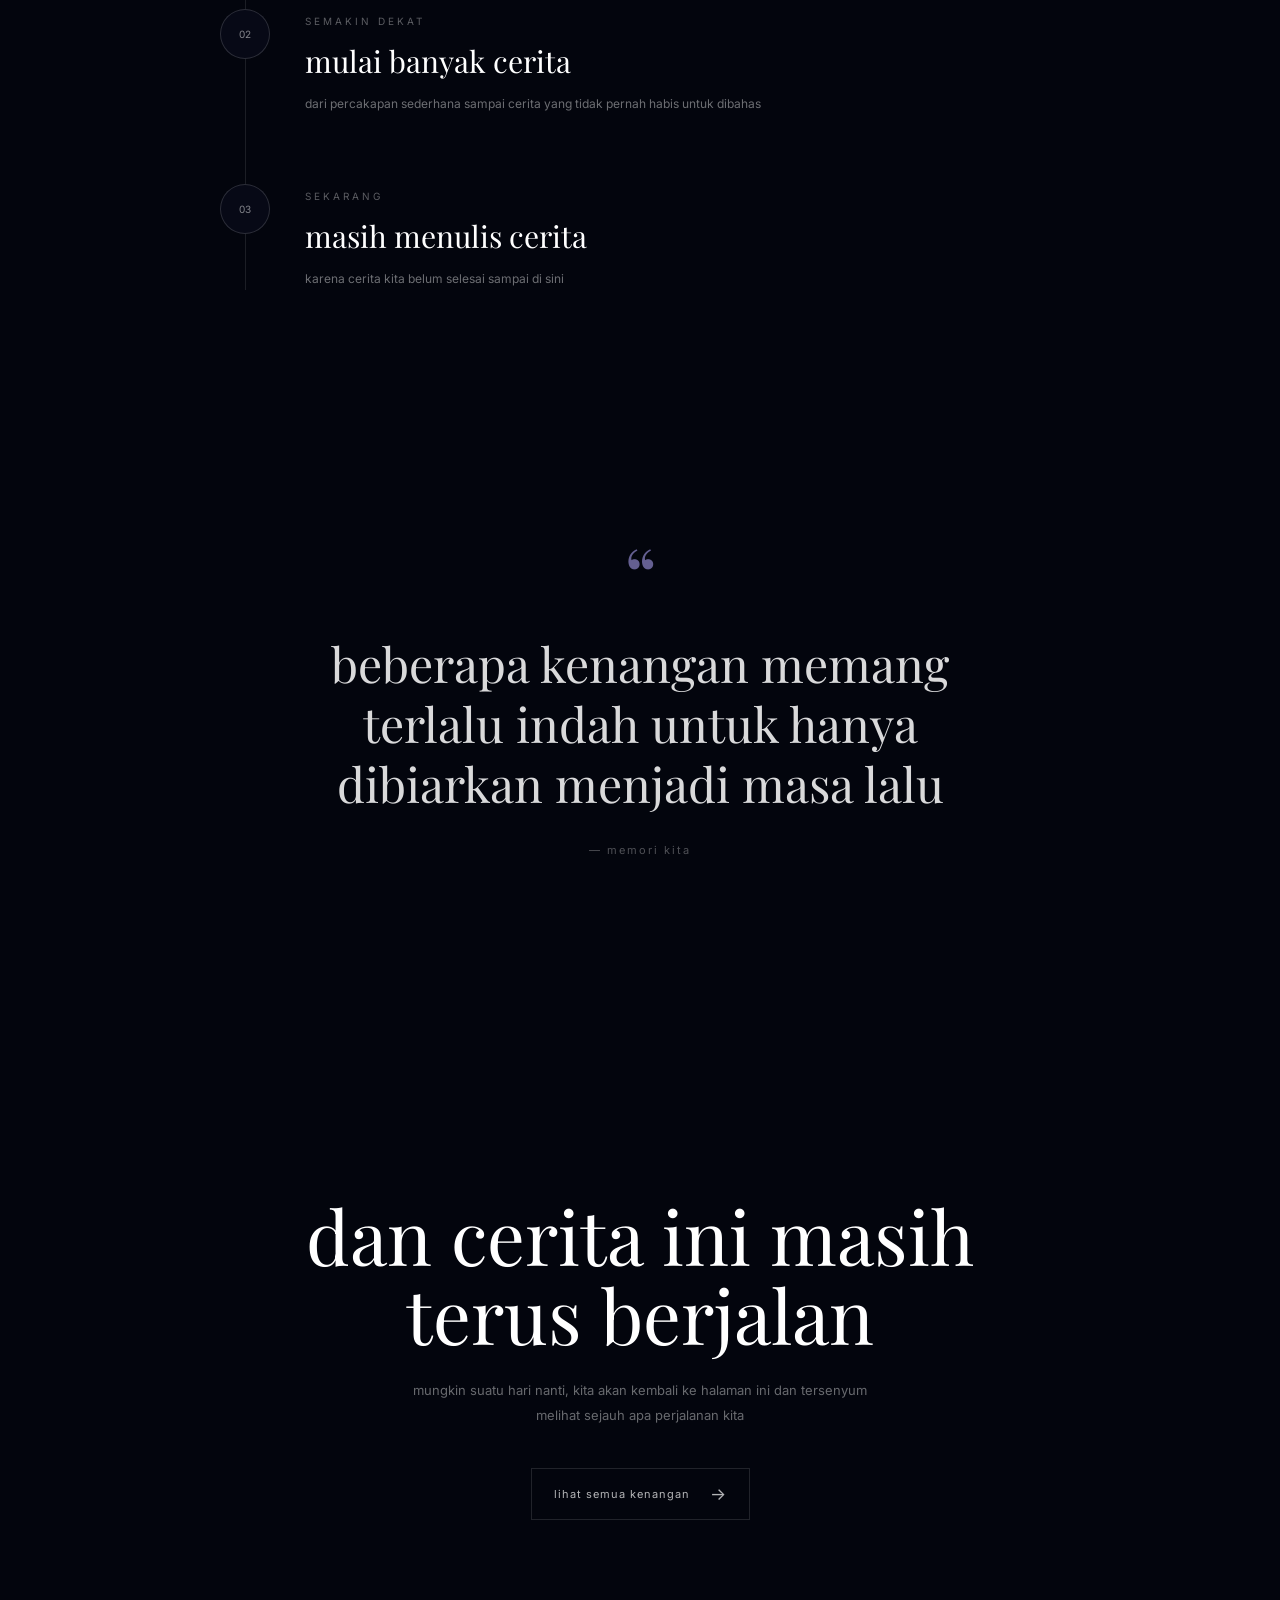
<file: tentang.html>
<!DOCTYPE html>
<html lang="id">

<head>

    <meta charset="UTF-8">

    <meta
        name="viewport"
        content="width=device-width, initial-scale=1.0"
    >

    <title>Tentang Kita | Memori Raja & Nay</title>

    <link
        rel="stylesheet"
        href="css/style.css"
    >

    <link
        rel="stylesheet"
        href="css/tentang.css"
    >

    <link
        rel="preconnect"
        href="https://fonts.googleapis.com"
    >

    <link
        rel="preconnect"
        href="https://fonts.gstatic.com"
        crossorigin
    >

    <link
        href="https://fonts.googleapis.com/css2?family=Inter:wght@400;500;600;700&family=Playfair+Display:wght@400;500;600&display=swap"
        rel="stylesheet"
    >

</head>


<body>


    <!-- BACKGROUND -->

    <div class="space-background">

        <div class="stars-small"></div>
        <div class="stars-medium"></div>
        <div class="stars-large"></div>

        <div class="nebula-one"></div>
        <div class="nebula-two"></div>

        <div class="memory-glow"></div>

    </div>



    <!-- NAVBAR -->

    <header class="navbar">


        <!-- LOGO -->

        <a
            href="index.html"
            class="logo"
        >

            <span>
                MEMORI KITA
            </span>

        </a>



        <!-- NAVIGATION -->

        <nav class="nav-menu">

            <a
                href="index.html"
                class="nav-link"
            >
                home
            </a>


            <a
                href="memori.html"
                class="nav-link"
            >
                memori
            </a>


            <a
                href="galeri.html"
                class="nav-link"
            >
                galeri
            </a>


            <a
                href="pesan.html"
                class="nav-link"
            >
                pesan
            </a>


            <a
                href="tentang.html"
                class="nav-link active"
            >
                tentang kita
            </a>

        </nav>



        <!-- ACTION -->

        <div class="nav-actions">

    <button class="icon-button" id="searchButton" aria-label="Cari">
        <span>⌕</span>
    </button>

    <button class="icon-button" id="settingsButton" aria-label="Pengaturan">
        <span>⚙</span>
    </button>

    <button class="menu-button" id="menuButton" aria-label="Menu">
        <span></span>
        <span></span>
        <span></span>
    </button>

</div>

    </header>



    <!-- MOBILE MENU -->

    <div class="mobile-menu" id="mobileMenu">

    <button class="mobile-menu-close" id="closeMenu">
        ×
    </button>

    <a href="index.html">home</a>
    <a href="memori.html">memori</a>
    <a href="galeri.html">galeri</a>
    <a href="pesan.html">pesan</a>
    <a href="tentang.html">tentang kita</a>

</div>



    <!-- SEARCH PANEL -->
<div class="overlay-panel" id="searchPanel">

    <div class="panel-content">

        <button class="panel-close" data-close="searchPanel">
            ×
        </button>

        <p class="panel-label">
            cari kenangan
        </p>

        <h2>
            sesuatu yang ingin<br>
            kamu temukan?
        </h2>

        <div class="search-box">

            <input
                type="text"
                id="searchInput"
                placeholder="cari kenangan..."
                autocomplete="off"
            >

            <span>⌕</span>

        </div>

        <p class="search-info">
            gunakan kata seperti judul, lokasi,
            atau kategori kenangan
        </p>

    </div>

</div>


<!-- SETTINGS PANEL -->
<div class="overlay-panel" id="settingsPanel">

    <div class="panel-content settings-content">

        <button
            class="panel-close"
            data-close="settingsPanel"
            type="button"
        >
            ×
        </button>

        <p class="panel-label">
            pengaturan
        </p>

        <h2>
            atur pengalamanmu
        </h2>


        <div class="setting-item">

            <div>

                <strong>
                    animasi bintang
                </strong>

                <small>
                    mengaktifkan gerakan bintang
                </small>

            </div>

            <label
                class="switch"
                for="starToggle"
                aria-label="Aktifkan atau nonaktifkan animasi bintang"
            >

                <input
                    type="checkbox"
                    id="starToggle"
                    name="starToggle"
                    checked
                >

                <span class="slider"></span>

            </label>

        </div>


        <div class="setting-item">

            <div>

                <strong>
                    efek suara
                </strong>

                <small>
                    efek suara interaksi
                </small>

            </div>

            <label
                class="switch"
                for="soundToggle"
                aria-label="Aktifkan atau nonaktifkan efek suara"
            >

                <input
                    type="checkbox"
                    id="soundToggle"
                    name="soundToggle"
                >

                <span class="slider"></span>

            </label>

        </div>

    </div>

</div>



    <!-- CONTENT -->

    <main class="about-page">


        <!-- HERO -->

        <section class="about-hero">

            <div class="about-eyebrow">
                TENTANG CERITA KITA
            </div>


            <h1>
                Tentang Kita
            </h1>


            <p>
                dua orang, satu cerita,
                dan begitu banyak kenangan
                yang ingin tetap disimpan
            </p>

        </section>



        <!-- STORY -->

        <section class="about-story">

            <div class="story-image">

                <div class="image-placeholder">

                    <span>
                        ✦
                    </span>

                    <small>
                        foto kita
                    </small>

                </div>

            </div>


            <div class="story-content">

                <span class="section-number">
                    01
                </span>

                <h2>
                    bagaimana semuanya
                    dimulai
                </h2>

                <p>
                    setiap cerita pasti memiliki
                    awal. begitu juga dengan cerita
                    kita.
                </p>

                <p>
                    mungkin awalnya tidak ada yang
                    menyangka kalau pertemuan
                    sederhana bisa membawa kita
                    sampai sejauh ini.
                </p>

                <p>
                    dari obrolan kecil, candaan
                    sederhana, sampai berbagai
                    kejadian yang akhirnya menjadi
                    kenangan.
                </p>

            </div>

        </section>



        <!-- TWO PEOPLE -->

        <section class="people-section">

            <div class="section-heading">

                <span>
                     DUA PASANGAN
                </span>

                <h2>
                    di balik cerita ini
                </h2>

            </div>


            <div class="people-grid">


                <!-- ORANG 1 -->

                <article class="person-card">

                    <div class="person-photo">
                        <img src="images/raja.jpg" alt="Raja">
                    </div>


                    <div class="person-info">

                        <span>
                            01
                        </span>

                        <h3>
                            raja
                        </h3>

                        <p>
                            seseorang yang ingin
                            menyimpan setiap momen
                            kecil menjadi bagian dari
                            cerita yang tidak mudah
                            dilupakan
                        </p>

                    </div>

                </article>



                <!-- ORANG 2 -->

                <article class="person-card">

                    <div class="person-photo">
                        <img src="images/nay.jpg" alt="Nay">
                    </div>


                    <div class="person-info">

                        <span>
                            02
                        </span>

                        <h3>
                            nay
                        </h3>

                        <p>
                            seseorang yang membuat
                            banyak hari biasa terasa
                            sedikit lebih berarti
                        </p>

                    </div>

                </article>

            </div>

        </section>



        <!-- TIMELINE -->

        <section class="about-timeline">

            <div class="section-heading">

                <span>
                    PERJALANAN
                </span>

                <h2>
                    dari waktu ke waktu
                </h2>

            </div>


            <div class="journey">


                <div class="journey-item">

                    <div class="journey-number">
                        01
                    </div>

                    <div>

                        <span>
                            awal
                        </span>

                        <h3>
                            pertama kali bertemu
                        </h3>

                        <p>
                            sebuah awal kecil yang
                            akhirnya menjadi bagian
                            penting dari cerita kita
                        </p>

                    </div>

                </div>



                <div class="journey-item">

                    <div class="journey-number">
                        02
                    </div>

                    <div>

                        <span>
                            semakin dekat
                        </span>

                        <h3>
                            mulai banyak cerita
                        </h3>

                        <p>
                            dari percakapan sederhana
                            sampai cerita yang tidak
                            pernah habis untuk dibahas
                        </p>

                    </div>

                </div>



                <div class="journey-item">

                    <div class="journey-number">
                        03
                    </div>

                    <div>

                        <span>
                            sekarang
                        </span>

                        <h3>
                            masih menulis cerita
                        </h3>

                        <p>
                            karena cerita kita belum
                            selesai sampai di sini
                        </p>

                    </div>

                </div>

            </div>

        </section>



        <!-- QUOTE -->

        <section class="about-quote">

            <div class="quote-symbol">
                “
            </div>

            <blockquote>
                beberapa kenangan memang
                terlalu indah untuk hanya
                dibiarkan menjadi masa lalu
            </blockquote>

            <span>
                — memori kita
            </span>

        </section>



        <!-- END -->

        <section class="about-end">

            <h2>
                dan cerita ini
                masih terus berjalan
            </h2>

            <p>
                mungkin suatu hari nanti,
                kita akan kembali ke halaman ini
                dan tersenyum melihat sejauh apa
                perjalanan kita
            </p>

            <a
                href="memori.html"
                class="about-button"
            >
                lihat semua kenangan
                <span>→</span>
            </a>

        </section>


    </main>

<script>
document.addEventListener("DOMContentLoaded", function () {

    const menuButton = document.getElementById("menuButton");
    const mobileMenu = document.getElementById("mobileMenu");
    const closeMenu = document.getElementById("closeMenu");

    menuButton.addEventListener("click", function () {
        mobileMenu.classList.add("active");
    });

    closeMenu.addEventListener("click", function () {
        mobileMenu.classList.remove("active");
    });

});
</script>

    <script src="js/script.js"></script>

</body>

</html>
</file>
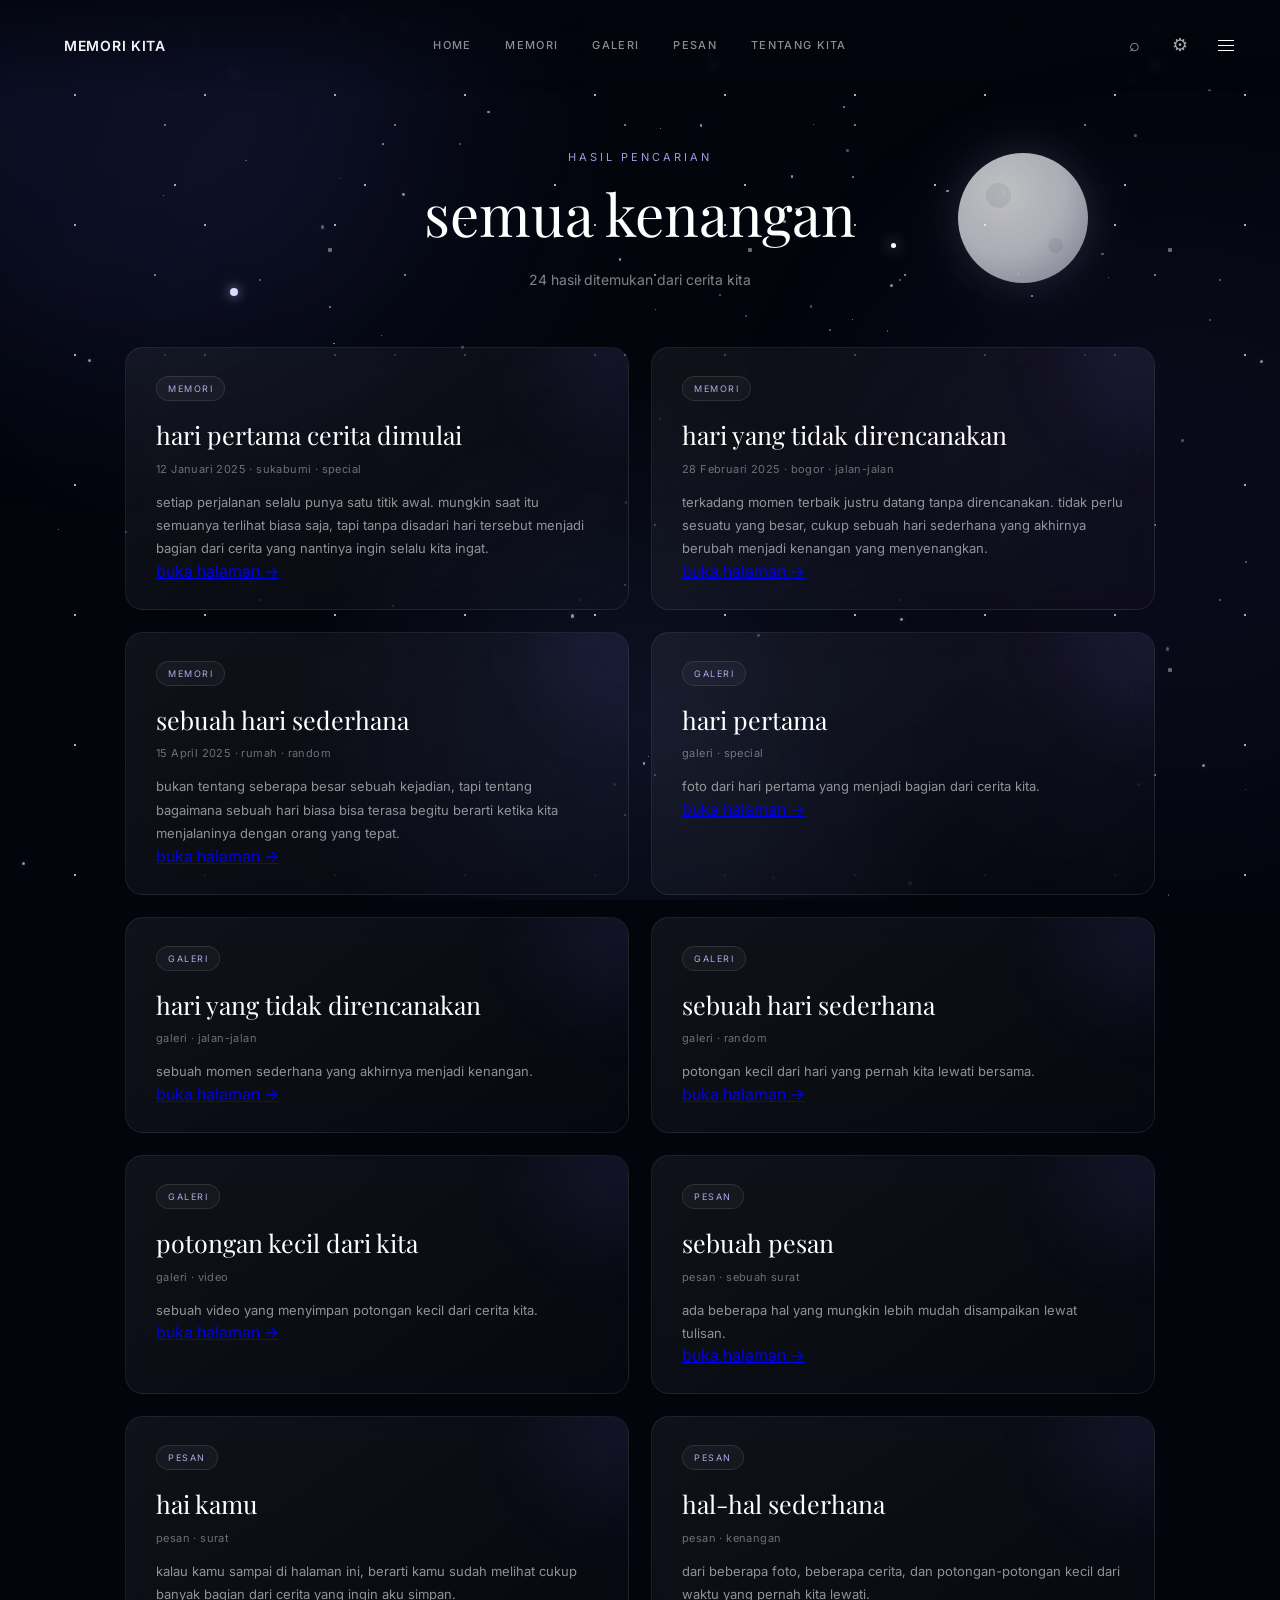
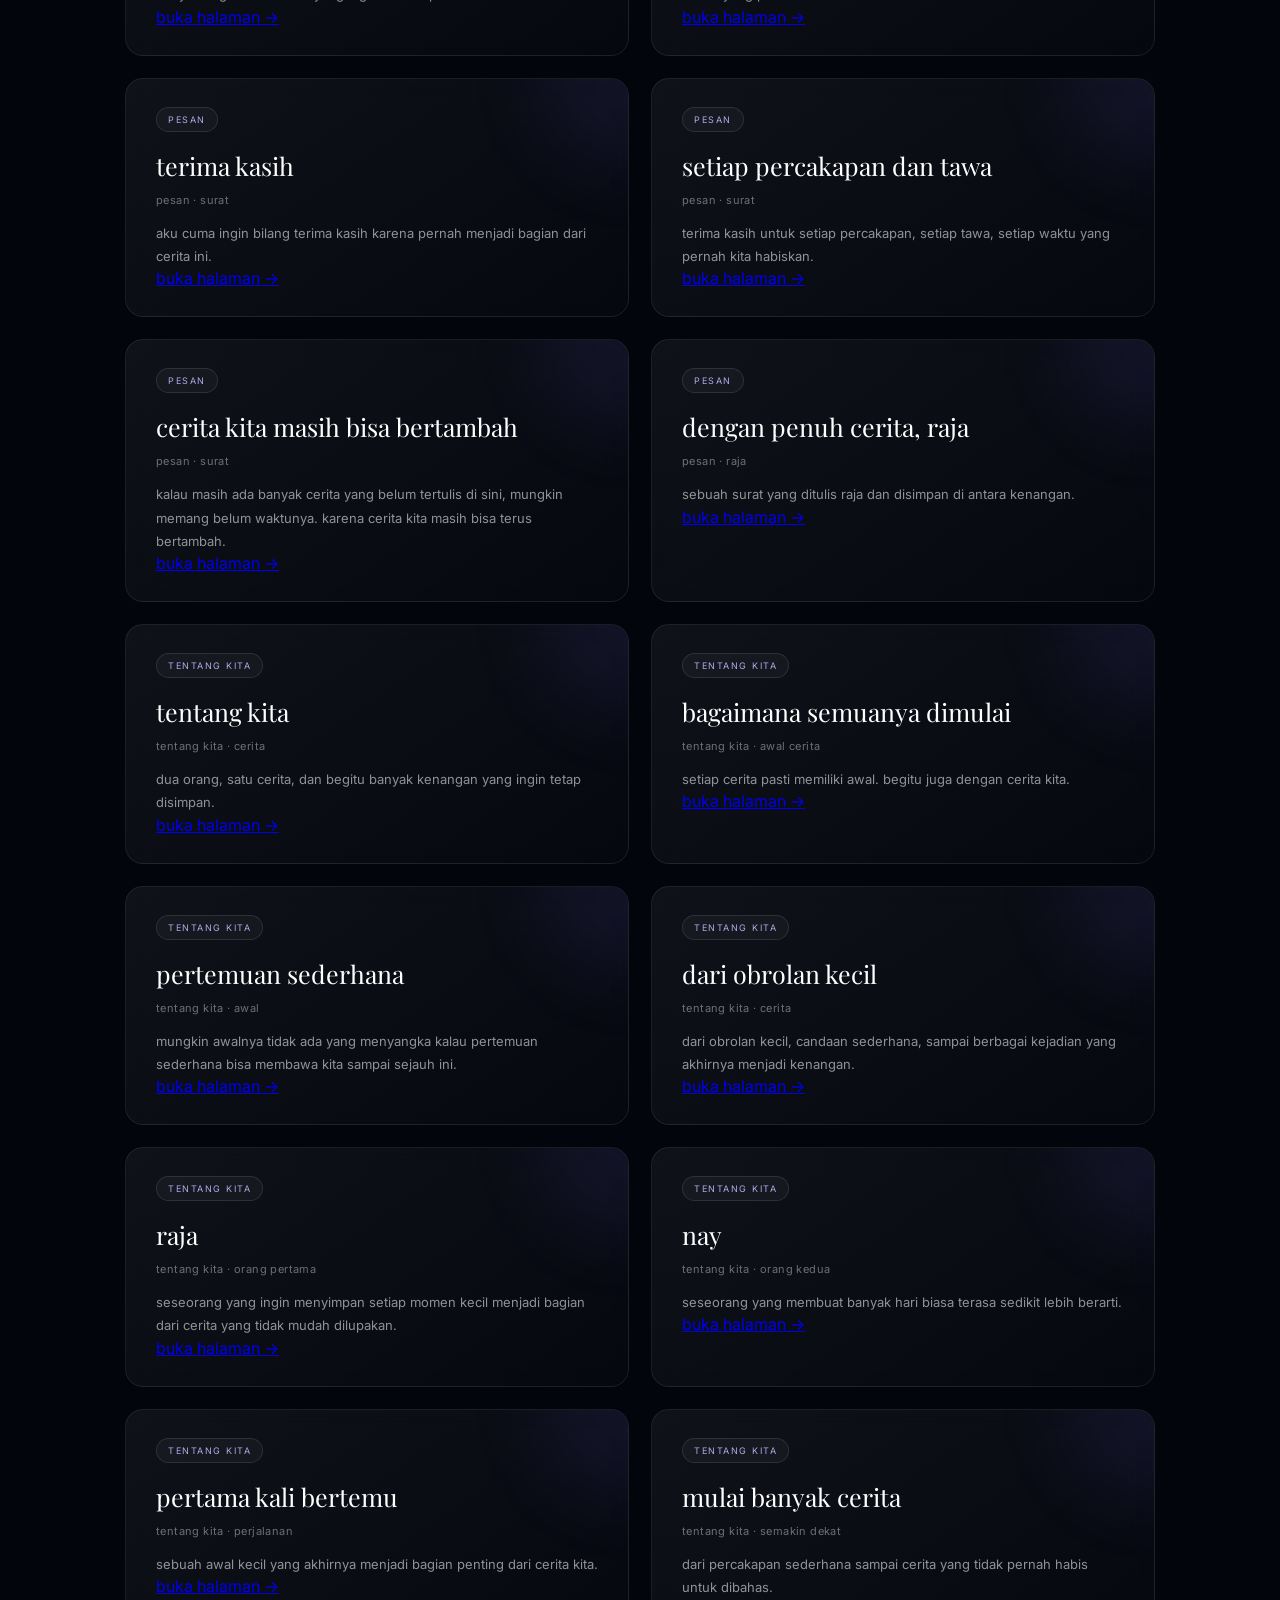
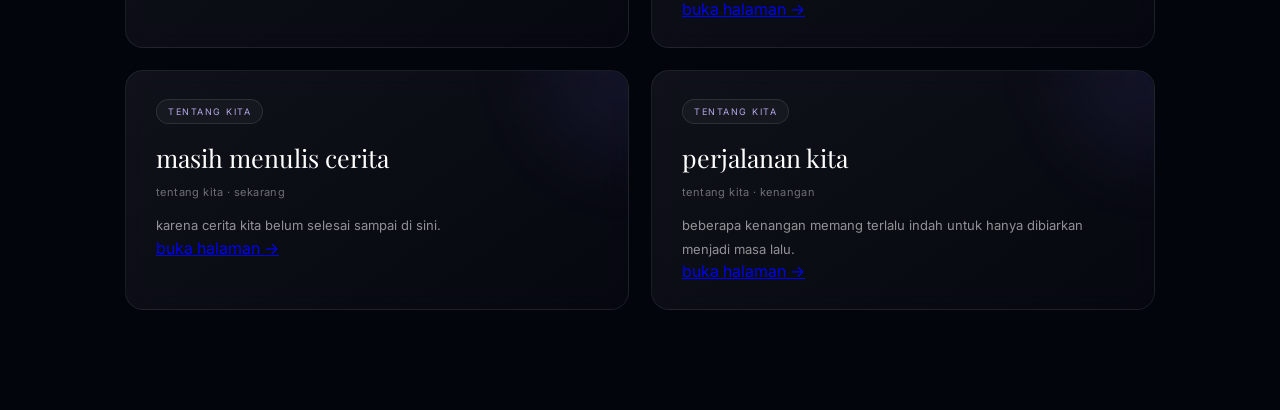
<file: memori-kita/hasil-pencarian.html>
<!DOCTYPE html>
<html lang="id">

<head>

    <meta charset="UTF-8">

    <meta
        name="viewport"
        content="width=device-width, initial-scale=1.0"
    >

    <title>Hasil Pencarian | Memori Raja & Nay</title>

    <meta
        name="description"
        content="Hasil pencarian dari Memori Kita"
    >

    <!-- FONT -->

    <link rel="preconnect" href="https://fonts.googleapis.com">

    <link
        rel="preconnect"
        href="https://fonts.gstatic.com"
        crossorigin
    >

    <link
        href="https://fonts.googleapis.com/css2?family=Inter:wght@300;400;500;600;700&family=Playfair+Display:wght@400;500;600&display=swap"
        rel="stylesheet"
    >

    <!-- CSS UTAMA -->

    <link
        rel="stylesheet"
        href="css/style.css"
    >

    <!-- CSS HALAMAN HASIL PENCARIAN -->

    <link
        rel="stylesheet"
        href="css/hasil-pencarian.css"
    >

</head>


<body>


    <!-- =========================================
         BACKGROUND
    ========================================== -->

    <div class="space-background">

        <div class="stars stars-small"></div>

        <div class="stars stars-medium"></div>

        <div class="stars stars-large"></div>

        <div class="nebula nebula-one"></div>

        <div class="nebula nebula-two"></div>

        <div class="moon"></div>

        <div class="planet planet-one"></div>

        <div class="planet planet-two"></div>

    </div>



    <!-- =========================================
         NAVBAR
    ========================================== -->

    <header class="navbar">


        <!-- LOGO -->

        <a
            href="index.html"
            class="logo"
        >


            <span>
                MEMORI KITA
            </span>

        </a>



        <!-- MENU DESKTOP -->

        <nav class="nav-menu">

            <a
                href="index.html"
                class="nav-link"
            >
                home
            </a>

            <a
                href="memori.html"
                class="nav-link"
            >
                memori
            </a>

            <a
                href="galeri.html"
                class="nav-link"
            >
                galeri
            </a>

            <a
                href="pesan.html"
                class="nav-link"
            >
                pesan
            </a>

            <a
                href="tentang.html"
                class="nav-link"
            >
                tentang kita
            </a>

        </nav>



        <!-- ACTION -->

        <div class="nav-actions">


            <!-- SEARCH -->

            <button
                class="icon-button"
                id="searchButton"
                aria-label="Cari"
                type="button"
            >

                <span>
                    ⌕
                </span>

            </button>



            <!-- SETTINGS -->

            <button
                class="icon-button"
                id="settingsButton"
                aria-label="Pengaturan"
                type="button"
            >

                <span>
                    ⚙
                </span>

            </button>



            <!-- MENU -->

            <button
                class="menu-button"
                id="menuButton"
                aria-label="Menu"
                type="button"
            >

                <span></span>

                <span></span>

                <span></span>

            </button>


        </div>


    </header>



    <!-- =========================================
         SEARCH PANEL
    ========================================== -->

    <div
        class="overlay-panel"
        id="searchPanel"
    >

        <div class="panel-content">


            <button
                class="panel-close"
                data-close="searchPanel"
                type="button"
            >
                ×
            </button>


            <p class="panel-label">
                cari kenangan
            </p>


            <h2>
                sesuatu yang ingin<br>
                kamu temukan?
            </h2>


            <div class="search-box">

                <input
                    type="text"
                    id="searchInput"
                    name="search"
                    placeholder="cari sesuatu..."
                    autocomplete="off"
                    aria-label="Cari sesuatu"
                >

                <span>
                    ⌕
                </span>

            </div>


            <p class="search-info">
                cari sesuatu dari seluruh isi
                memori kita
            </p>


        </div>

    </div>



    <!-- =========================================
         SETTINGS PANEL
    ========================================== -->

    <div
        class="overlay-panel"
        id="settingsPanel"
    >

        <div class="panel-content settings-content">


            <button
                class="panel-close"
                data-close="settingsPanel"
                type="button"
            >
                ×
            </button>


            <p class="panel-label">
                pengaturan
            </p>


            <h2>
                atur pengalamanmu
            </h2>


            <!-- BINTANG -->

            <div class="setting-item">

                <div>

                    <strong>
                        animasi bintang
                    </strong>

                    <small>
                        mengaktifkan gerakan bintang
                    </small>

                </div>


                <label
                    class="switch"
                    for="starToggle"
                    aria-label="Aktifkan animasi bintang"
                >

                    <input
                        type="checkbox"
                        id="starToggle"
                        name="starToggle"
                        checked
                    >

                    <span class="slider"></span>

                </label>

            </div>



            <!-- SUARA -->

            <div class="setting-item">

                <div>

                    <strong>
                        efek suara
                    </strong>

                    <small>
                        efek suara interaksi
                    </small>

                </div>


                <label
                    class="switch"
                    for="soundToggle"
                    aria-label="Aktifkan efek suara"
                >

                    <input
                        type="checkbox"
                        id="soundToggle"
                        name="soundToggle"
                    >

                    <span class="slider"></span>

                </label>

            </div>


        </div>

    </div>



    <!-- =========================================
         MOBILE MENU
    ========================================== -->

    <div
        class="mobile-menu"
        id="mobileMenu"
    >


        <button
            class="mobile-menu-close"
            id="closeMenu"
            type="button"
        >
            ×
        </button>


        <a href="index.html">
            home
        </a>

        <a href="memori.html">
            memori
        </a>

        <a href="galeri.html">
            galeri
        </a>

        <a href="pesan.html">
            pesan
        </a>

        <a href="tentang.html">
            tentang kita
        </a>


    </div>



    <!-- =========================================
         HASIL PENCARIAN
    ========================================== -->

    <main class="search-page">


        <!-- HEADER -->

        <section class="search-page-header">


            <p class="search-label">
                hasil pencarian
            </p>


            <h1 id="searchTitle">
                mencari...
            </h1>


            <p id="searchSubtitle">
                menemukan sesuatu dari cerita kita
            </p>


        </section>



        <!-- HASIL -->

        <section
            class="search-results"
            id="searchResults"
        ></section>



        <!-- TIDAK ADA HASIL -->

        <section
            class="search-no-result"
            id="searchNoResult"
            style="display: none;"
        >

            <div class="search-no-icon">
                ✦
            </div>


            <h2>
                tidak ada hasil
            </h2>


            <p>
                kami tidak menemukan sesuatu
                yang cocok dengan pencarianmu
            </p>


        </section>


    </main>



    <!-- =========================================
         NOTIFICATION
    ========================================== -->

    <div
        class="notification"
        id="notification"
    >

        <span class="notification-icon">
            ✦
        </span>

        <span id="notificationText">
            segera hadir
        </span>

    </div>



    <!-- =========================================
         JAVASCRIPT
    ========================================== -->

    <script src="js/script.js"></script>

    <script src="js/hasil-pencarian.js"></script>


</body>

</html>
</file>
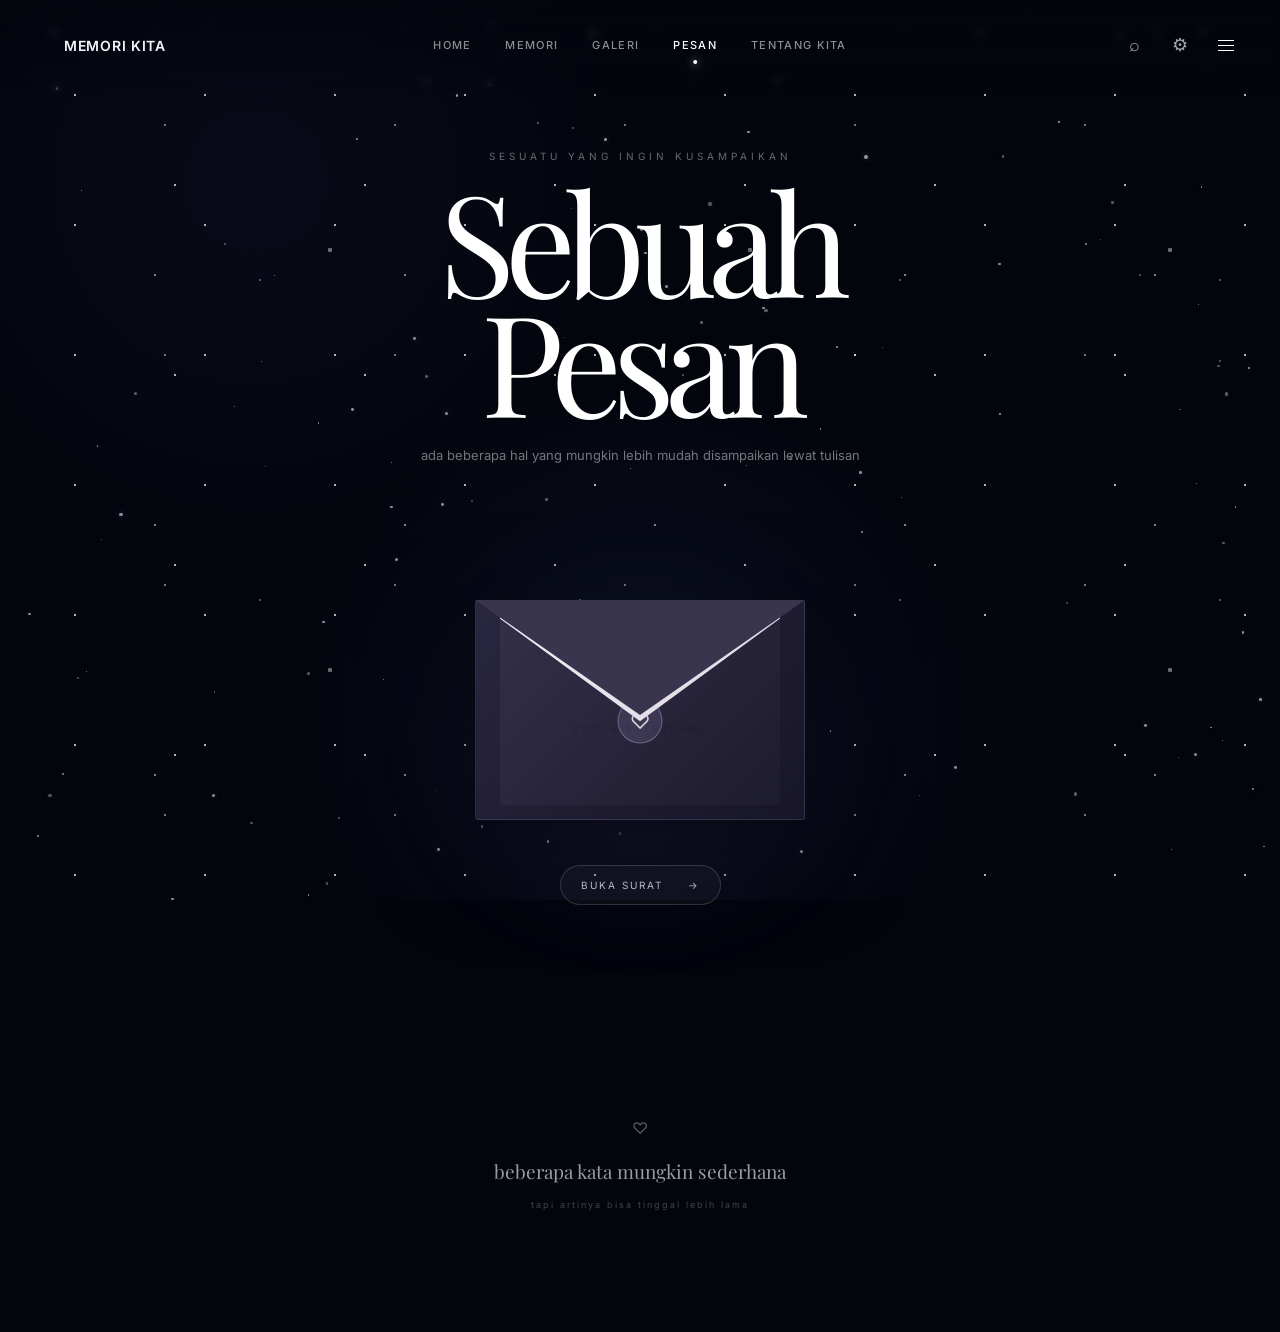
<file: memori-kita/pesan.html>
<!DOCTYPE html>
<html lang="id">

<head>

    <meta charset="UTF-8">

    <meta
        name="viewport"
        content="width=device-width, initial-scale=1.0"
    >

    <title>Pesan | Memori Raja & Nay </title>

    <link
        rel="preconnect"
        href="https://fonts.googleapis.com"
    >

    <link
        rel="preconnect"
        href="https://fonts.gstatic.com"
        crossorigin
    >

    <link
        href="https://fonts.googleapis.com/css2?family=Inter:wght@300;400;500;600&family=Playfair+Display:wght@400;500;600&display=swap"
        rel="stylesheet"
    >

    <link
        rel="stylesheet"
        href="css/style.css"
    >

    <link
        rel="stylesheet"
        href="css/pesan.css"
    >

</head>


<body>


    <!-- BACKGROUND -->

    <div class="space-background">

        <div class="stars-small"></div>

        <div class="stars-medium"></div>

        <div class="stars-large"></div>

        <div class="nebula-one"></div>

        <div class="nebula-two"></div>

        <div class="memory-glow"></div>

    </div>


    <!-- NAVBAR -->

    <header class="navbar">


        <a
            href="index.html"
            class="logo"
        >

            <span>
                MEMORI KITA
            </span>

        </a>


        <nav class="nav-menu">


            <a
                href="index.html"
                class="nav-link"
            >
                home
            </a>


            <a
                href="memori.html"
                class="nav-link"
            >
                memori
            </a>


            <a
                href="galeri.html"
                class="nav-link"
            >
                galeri
            </a>


            <a
                href="pesan.html"
                class="nav-link active"
            >
                pesan
            </a>


            <a
                href="tentang.html"
                class="nav-link"
            >
                tentang kita
            </a>


        </nav>


        <div class="nav-actions">
    <button class="icon-button" id="searchButton" aria-label="Cari">
        <span>⌕</span>
    </button>

    <button class="icon-button" id="settingsButton" aria-label="Pengaturan">
        <span>⚙</span>
    </button>

    <button class="menu-button" id="menuButton" aria-label="Menu">
        <span></span>
        <span></span>
        <span></span>
    </button>
</div>


    </header>


    <!-- MOBILE MENU -->

    <div class="mobile-menu" id="mobileMenu">

    <button class="mobile-menu-close" id="closeMenu">
        ×
    </button>

    <a href="index.html">home</a>

    <a href="memori.html">memori</a>

    <a href="galeri.html">galeri</a>

    <a href="pesan.html">pesan</a>

    <a href="tentang.html">tentang kita</a>

</div>


    <!-- SEARCH PANEL -->
<div class="overlay-panel" id="searchPanel">

    <div class="panel-content">

        <button class="panel-close" data-close="searchPanel">
            ×
        </button>

        <p class="panel-label">
            cari kenangan
        </p>

        <h2>
            sesuatu yang ingin<br>
            kamu temukan?
        </h2>

        <div class="search-box">

            <input
                type="text"
                id="searchInput"
                placeholder="cari kenangan..."
                autocomplete="off"
            >

            <span>⌕</span>

        </div>

        <p class="search-info">
            gunakan kata seperti judul, lokasi,
            atau kategori kenangan
        </p>

    </div>

</div>


<!-- SETTINGS PANEL -->
<div class="overlay-panel" id="settingsPanel">

    <div class="panel-content settings-content">

        <button
            class="panel-close"
            data-close="settingsPanel"
            type="button"
        >
            ×
        </button>

        <p class="panel-label">
            pengaturan
        </p>

        <h2>
            atur pengalamanmu
        </h2>


        <div class="setting-item">

            <div>

                <strong>
                    animasi bintang
                </strong>

                <small>
                    mengaktifkan gerakan bintang
                </small>

            </div>

            <label
                class="switch"
                for="starToggle"
                aria-label="Aktifkan atau nonaktifkan animasi bintang"
            >

                <input
                    type="checkbox"
                    id="starToggle"
                    name="starToggle"
                    checked
                >

                <span class="slider"></span>

            </label>

        </div>


        <div class="setting-item">

            <div>

                <strong>
                    efek suara
                </strong>

                <small>
                    efek suara interaksi
                </small>

            </div>

            <label
                class="switch"
                for="soundToggle"
                aria-label="Aktifkan atau nonaktifkan efek suara"
            >

                <input
                    type="checkbox"
                    id="soundToggle"
                    name="soundToggle"
                >

                <span class="slider"></span>

            </label>

        </div>

    </div>

</div>


    <!-- PESAN -->

    <main class="message-page">


        <section class="message-intro">


            <span class="message-eyebrow">
                sesuatu yang ingin kusampaikan
            </span>


            <h1>
                Sebuah Pesan
            </h1>


            <p>
                ada beberapa hal yang mungkin lebih mudah
                disampaikan lewat tulisan
            </p>


        </section>


        <!-- AMplop -->

        <section
            class="letter-section"
            id="letterSection"
        >


            <div class="letter-glow"></div>


            <div
                class="envelope"
                id="envelope"
            >


                <div class="envelope-back"></div>


                <div class="envelope-paper">

                    <span class="paper-symbol">
                        ♡
                    </span>

                    <span class="paper-text">
                        untuk seseorang
                    </span>

                </div>


                <div class="envelope-flap"></div>


                <div class="envelope-front">

                    <div class="seal">
                        ♡
                    </div>

                </div>


            </div>


            <button
                class="open-letter"
                id="openLetter"
            >

                <span>
                    buka surat
                </span>

                <span>
                    →
                </span>

            </button>


        </section>


        <!-- SURAT -->

        <section
            class="letter-content"
            id="letterContent"
        >


            <div class="letter-paper">


                <div class="letter-top">

                    <span>
                        ♡
                    </span>

                    <small>
                        sebuah surat
                    </small>

                    <span>
                        ♡
                    </span>

                </div>


                <div class="letter-body">


                    <p class="letter-greeting">
                        hai kamu,
                    </p>


                    <p>
                        kalau kamu sampai di halaman ini,
                        berarti kamu sudah melihat cukup banyak
                        bagian dari cerita yang ingin aku simpan.
                    </p>


                    <p>
                        mungkin semua yang ada di website ini
                        terlihat sederhana. cuma beberapa foto,
                        beberapa cerita, dan potongan-potongan
                        kecil dari waktu yang pernah kita lewati.
                    </p>


                    <p>
                        tapi justru dari hal-hal sederhana itu,
                        ada banyak kenangan yang ternyata
                        punya tempat sendiri di hati.
                    </p>


                    <p>
                        aku cuma ingin bilang terima kasih
                        karena pernah menjadi bagian dari
                        cerita ini.
                    </p>


                    <p>
                        terima kasih untuk setiap percakapan,
                        setiap tawa, setiap waktu yang pernah
                        kita habiskan, bahkan untuk hal-hal
                        kecil yang mungkin waktu itu terasa biasa.
                    </p>


                    <p>
                        kalau suatu hari nanti kita membuka
                        website ini lagi, semoga kita bisa
                        tersenyum melihat semua yang pernah
                        kita lewati.
                    </p>


                    <p>
                        bukan karena semuanya harus sempurna,
                        tapi karena setiap bagian dari perjalanan
                        ini pernah berarti.
                    </p>


                    <p>
                        dan kalau masih ada banyak cerita yang
                        belum tertulis di sini, mungkin memang
                        belum waktunya.
                    </p>


                    <p>
                        karena cerita kita masih bisa terus
                        bertambah.
                    </p>


                    <div class="letter-signature">

                        <span>
                            dengan penuh cerita,
                        </span>

                        <strong>
                            raja
                        </strong>

                    </div>


                </div>


                <div class="letter-bottom">

                    <span>
                        disimpan di antara kenangan
                    </span>

                </div>


            </div>


        </section>


        <!-- END -->

        <section class="message-end">


            <span>
                ♡
            </span>


            <p>
                beberapa kata mungkin sederhana
            </p>


            <small>
                tapi artinya bisa tinggal lebih lama
            </small>


        </section>


    </main>


    <!-- NOTIFICATION -->

    <div
        class="notification"
        id="notification"
    >

        <span id="notificationText">
            -
        </span>

    </div>


    <script>
document.addEventListener("DOMContentLoaded", function () {

    const menuButton = document.getElementById("menuButton");
    const mobileMenu = document.getElementById("mobileMenu");
    const closeMenu = document.getElementById("closeMenu");

    menuButton.addEventListener("click", function () {
        mobileMenu.classList.add("active");
    });

    closeMenu.addEventListener("click", function () {
        mobileMenu.classList.remove("active");
    });

});
</script>

<script src="js/script.js"></script>

    <script src="js/pesan.js"></script>


</body>

</html>
</file>
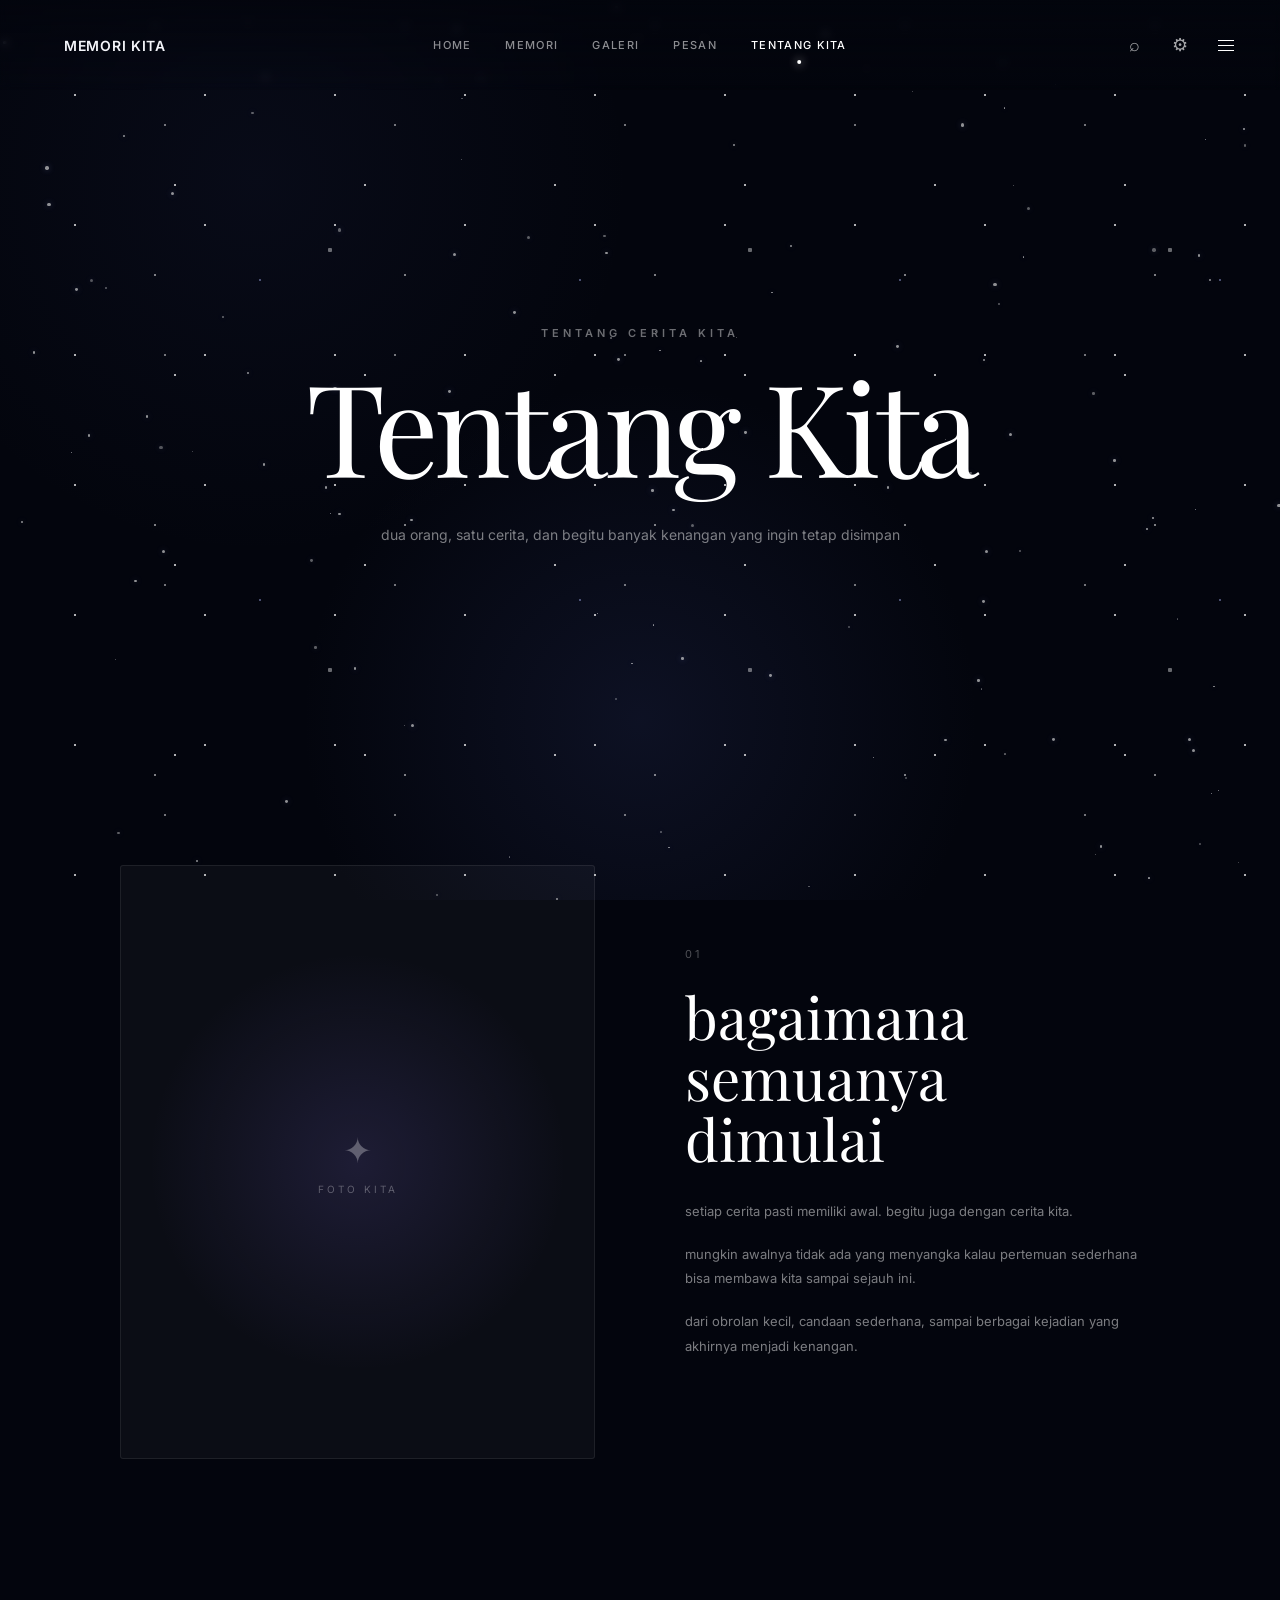
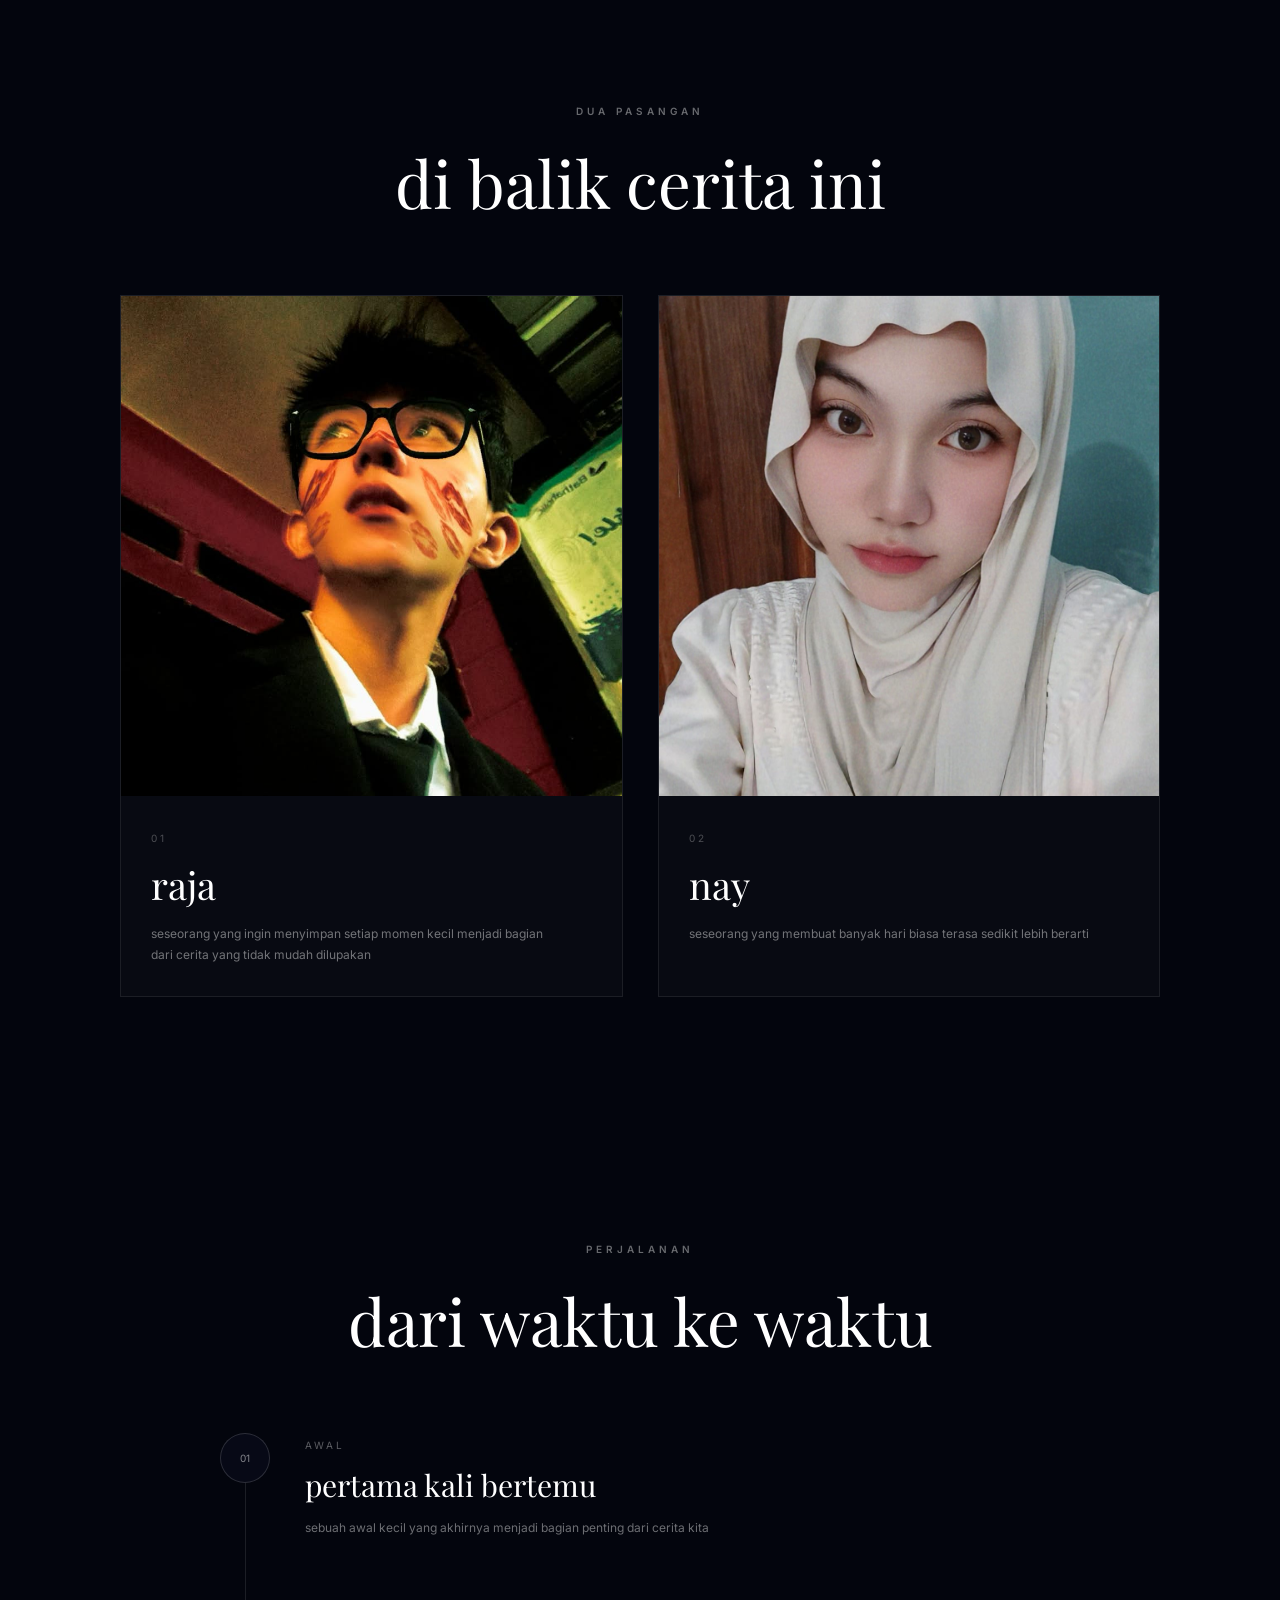
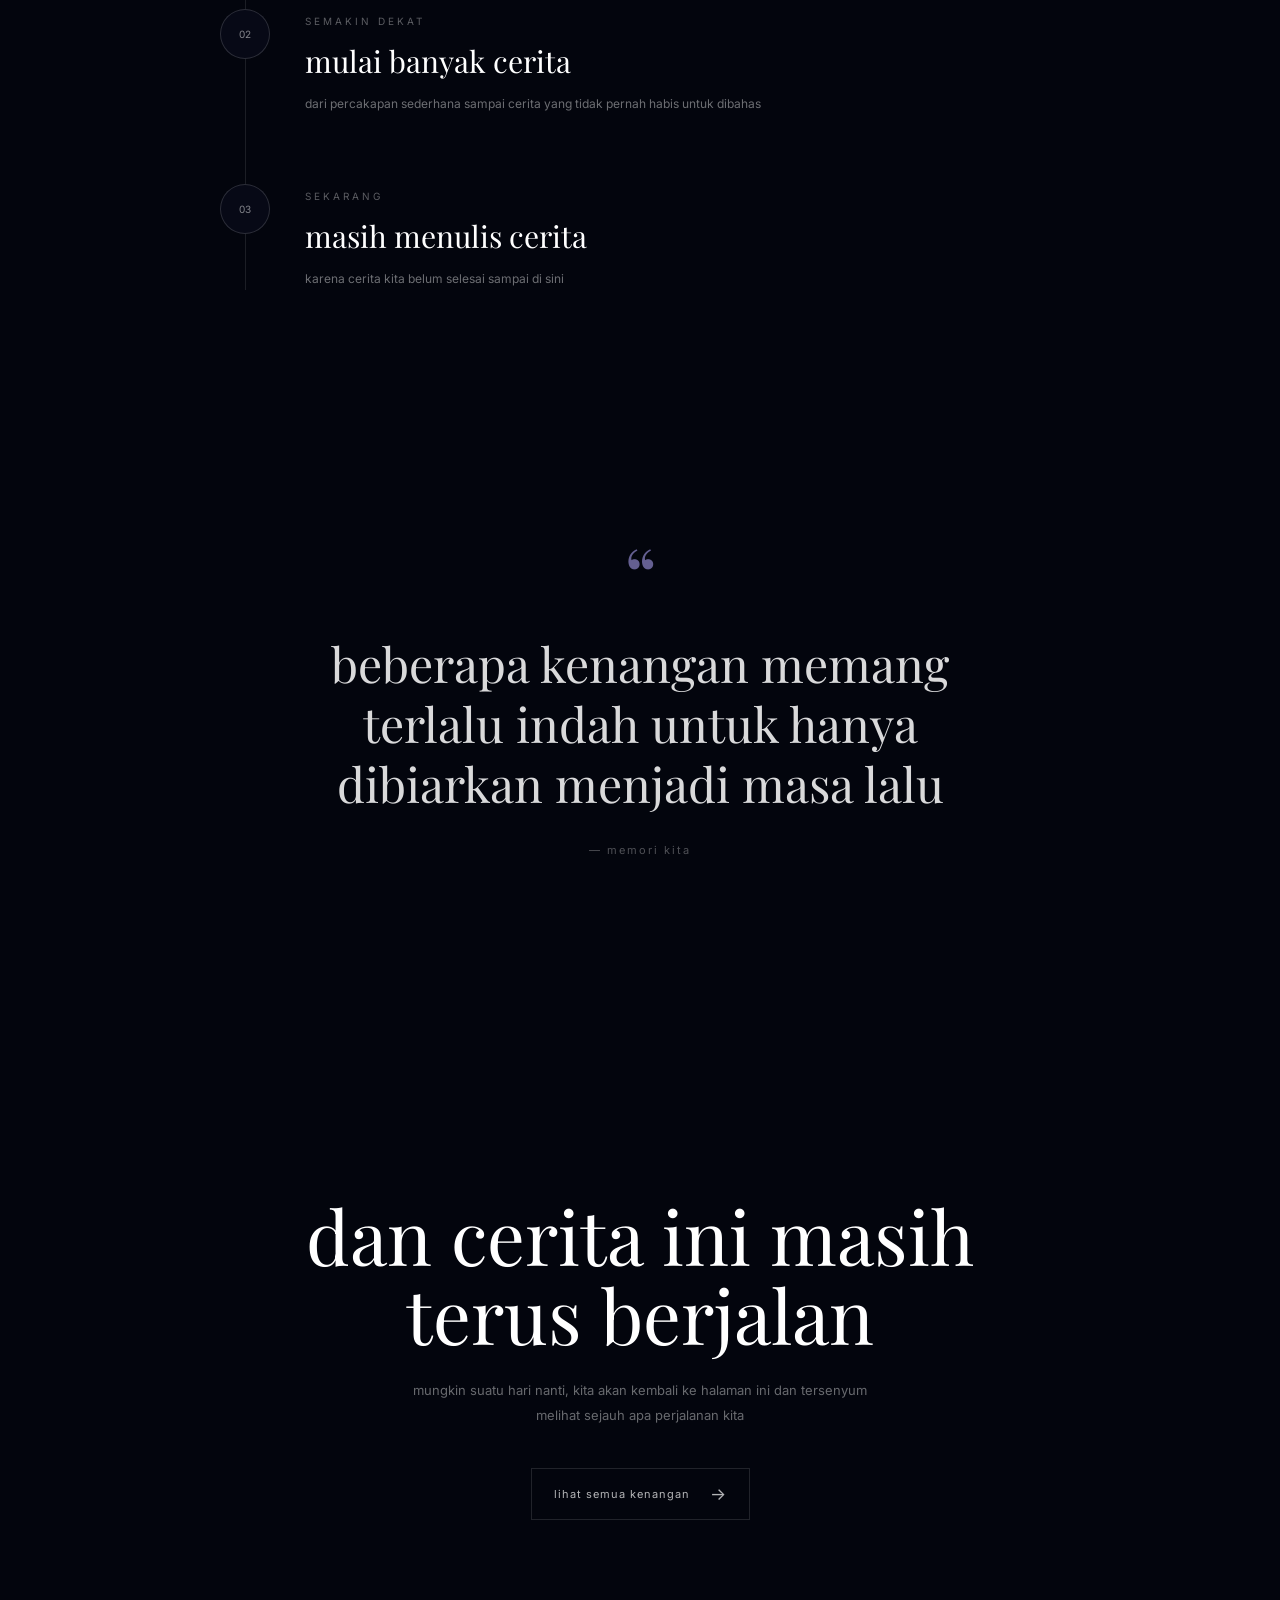
<file: memori-kita/tentang.html>
<!DOCTYPE html>
<html lang="id">

<head>

    <meta charset="UTF-8">

    <meta
        name="viewport"
        content="width=device-width, initial-scale=1.0"
    >

    <title>Tentang Kita | Memori Raja & Nay</title>

    <link
        rel="stylesheet"
        href="css/style.css"
    >

    <link
        rel="stylesheet"
        href="css/tentang.css"
    >

    <link
        rel="preconnect"
        href="https://fonts.googleapis.com"
    >

    <link
        rel="preconnect"
        href="https://fonts.gstatic.com"
        crossorigin
    >

    <link
        href="https://fonts.googleapis.com/css2?family=Inter:wght@400;500;600;700&family=Playfair+Display:wght@400;500;600&display=swap"
        rel="stylesheet"
    >

</head>


<body>


    <!-- BACKGROUND -->

    <div class="space-background">

        <div class="stars-small"></div>
        <div class="stars-medium"></div>
        <div class="stars-large"></div>

        <div class="nebula-one"></div>
        <div class="nebula-two"></div>

        <div class="memory-glow"></div>

    </div>



    <!-- NAVBAR -->

    <header class="navbar">


        <!-- LOGO -->

        <a
            href="index.html"
            class="logo"
        >

            <span>
                MEMORI KITA
            </span>

        </a>



        <!-- NAVIGATION -->

        <nav class="nav-menu">

            <a
                href="index.html"
                class="nav-link"
            >
                home
            </a>


            <a
                href="memori.html"
                class="nav-link"
            >
                memori
            </a>


            <a
                href="galeri.html"
                class="nav-link"
            >
                galeri
            </a>


            <a
                href="pesan.html"
                class="nav-link"
            >
                pesan
            </a>


            <a
                href="tentang.html"
                class="nav-link active"
            >
                tentang kita
            </a>

        </nav>



        <!-- ACTION -->

        <div class="nav-actions">

    <button class="icon-button" id="searchButton" aria-label="Cari">
        <span>⌕</span>
    </button>

    <button class="icon-button" id="settingsButton" aria-label="Pengaturan">
        <span>⚙</span>
    </button>

    <button class="menu-button" id="menuButton" aria-label="Menu">
        <span></span>
        <span></span>
        <span></span>
    </button>

</div>

    </header>



    <!-- MOBILE MENU -->

    <div class="mobile-menu" id="mobileMenu">

    <button class="mobile-menu-close" id="closeMenu">
        ×
    </button>

    <a href="index.html">home</a>
    <a href="memori.html">memori</a>
    <a href="galeri.html">galeri</a>
    <a href="pesan.html">pesan</a>
    <a href="tentang.html">tentang kita</a>

</div>



    <!-- SEARCH PANEL -->
<div class="overlay-panel" id="searchPanel">

    <div class="panel-content">

        <button class="panel-close" data-close="searchPanel">
            ×
        </button>

        <p class="panel-label">
            cari kenangan
        </p>

        <h2>
            sesuatu yang ingin<br>
            kamu temukan?
        </h2>

        <div class="search-box">

            <input
                type="text"
                id="searchInput"
                placeholder="cari kenangan..."
                autocomplete="off"
            >

            <span>⌕</span>

        </div>

        <p class="search-info">
            gunakan kata seperti judul, lokasi,
            atau kategori kenangan
        </p>

    </div>

</div>


<!-- SETTINGS PANEL -->
<div class="overlay-panel" id="settingsPanel">

    <div class="panel-content settings-content">

        <button
            class="panel-close"
            data-close="settingsPanel"
            type="button"
        >
            ×
        </button>

        <p class="panel-label">
            pengaturan
        </p>

        <h2>
            atur pengalamanmu
        </h2>


        <div class="setting-item">

            <div>

                <strong>
                    animasi bintang
                </strong>

                <small>
                    mengaktifkan gerakan bintang
                </small>

            </div>

            <label
                class="switch"
                for="starToggle"
                aria-label="Aktifkan atau nonaktifkan animasi bintang"
            >

                <input
                    type="checkbox"
                    id="starToggle"
                    name="starToggle"
                    checked
                >

                <span class="slider"></span>

            </label>

        </div>


        <div class="setting-item">

            <div>

                <strong>
                    efek suara
                </strong>

                <small>
                    efek suara interaksi
                </small>

            </div>

            <label
                class="switch"
                for="soundToggle"
                aria-label="Aktifkan atau nonaktifkan efek suara"
            >

                <input
                    type="checkbox"
                    id="soundToggle"
                    name="soundToggle"
                >

                <span class="slider"></span>

            </label>

        </div>

    </div>

</div>



    <!-- CONTENT -->

    <main class="about-page">


        <!-- HERO -->

        <section class="about-hero">

            <div class="about-eyebrow">
                TENTANG CERITA KITA
            </div>


            <h1>
                Tentang Kita
            </h1>


            <p>
                dua orang, satu cerita,
                dan begitu banyak kenangan
                yang ingin tetap disimpan
            </p>

        </section>



        <!-- STORY -->

        <section class="about-story">

            <div class="story-image">

                <div class="image-placeholder">

                    <span>
                        ✦
                    </span>

                    <small>
                        foto kita
                    </small>

                </div>

            </div>


            <div class="story-content">

                <span class="section-number">
                    01
                </span>

                <h2>
                    bagaimana semuanya
                    dimulai
                </h2>

                <p>
                    setiap cerita pasti memiliki
                    awal. begitu juga dengan cerita
                    kita.
                </p>

                <p>
                    mungkin awalnya tidak ada yang
                    menyangka kalau pertemuan
                    sederhana bisa membawa kita
                    sampai sejauh ini.
                </p>

                <p>
                    dari obrolan kecil, candaan
                    sederhana, sampai berbagai
                    kejadian yang akhirnya menjadi
                    kenangan.
                </p>

            </div>

        </section>



        <!-- TWO PEOPLE -->

        <section class="people-section">

            <div class="section-heading">

                <span>
                     DUA PASANGAN
                </span>

                <h2>
                    di balik cerita ini
                </h2>

            </div>


            <div class="people-grid">


                <!-- ORANG 1 -->

                <article class="person-card">

                    <div class="person-photo">
                        <img src="images/raja.jpg" alt="Raja">
                    </div>


                    <div class="person-info">

                        <span>
                            01
                        </span>

                        <h3>
                            raja
                        </h3>

                        <p>
                            seseorang yang ingin
                            menyimpan setiap momen
                            kecil menjadi bagian dari
                            cerita yang tidak mudah
                            dilupakan
                        </p>

                    </div>

                </article>



                <!-- ORANG 2 -->

                <article class="person-card">

                    <div class="person-photo">
                        <img src="images/nay.jpg" alt="Nay">
                    </div>


                    <div class="person-info">

                        <span>
                            02
                        </span>

                        <h3>
                            nay
                        </h3>

                        <p>
                            seseorang yang membuat
                            banyak hari biasa terasa
                            sedikit lebih berarti
                        </p>

                    </div>

                </article>

            </div>

        </section>



        <!-- TIMELINE -->

        <section class="about-timeline">

            <div class="section-heading">

                <span>
                    PERJALANAN
                </span>

                <h2>
                    dari waktu ke waktu
                </h2>

            </div>


            <div class="journey">


                <div class="journey-item">

                    <div class="journey-number">
                        01
                    </div>

                    <div>

                        <span>
                            awal
                        </span>

                        <h3>
                            pertama kali bertemu
                        </h3>

                        <p>
                            sebuah awal kecil yang
                            akhirnya menjadi bagian
                            penting dari cerita kita
                        </p>

                    </div>

                </div>



                <div class="journey-item">

                    <div class="journey-number">
                        02
                    </div>

                    <div>

                        <span>
                            semakin dekat
                        </span>

                        <h3>
                            mulai banyak cerita
                        </h3>

                        <p>
                            dari percakapan sederhana
                            sampai cerita yang tidak
                            pernah habis untuk dibahas
                        </p>

                    </div>

                </div>



                <div class="journey-item">

                    <div class="journey-number">
                        03
                    </div>

                    <div>

                        <span>
                            sekarang
                        </span>

                        <h3>
                            masih menulis cerita
                        </h3>

                        <p>
                            karena cerita kita belum
                            selesai sampai di sini
                        </p>

                    </div>

                </div>

            </div>

        </section>



        <!-- QUOTE -->

        <section class="about-quote">

            <div class="quote-symbol">
                “
            </div>

            <blockquote>
                beberapa kenangan memang
                terlalu indah untuk hanya
                dibiarkan menjadi masa lalu
            </blockquote>

            <span>
                — memori kita
            </span>

        </section>



        <!-- END -->

        <section class="about-end">

            <h2>
                dan cerita ini
                masih terus berjalan
            </h2>

            <p>
                mungkin suatu hari nanti,
                kita akan kembali ke halaman ini
                dan tersenyum melihat sejauh apa
                perjalanan kita
            </p>

            <a
                href="memori.html"
                class="about-button"
            >
                lihat semua kenangan
                <span>→</span>
            </a>

        </section>


    </main>

<script>
document.addEventListener("DOMContentLoaded", function () {

    const menuButton = document.getElementById("menuButton");
    const mobileMenu = document.getElementById("mobileMenu");
    const closeMenu = document.getElementById("closeMenu");

    menuButton.addEventListener("click", function () {
        mobileMenu.classList.add("active");
    });

    closeMenu.addEventListener("click", function () {
        mobileMenu.classList.remove("active");
    });

});
</script>

    <script src="js/script.js"></script>

</body>

</html>
</file>
<file: css/style.css>
html {
    overflow-y: scroll;
}

* {
    margin: 0;
    padding: 0;
    box-sizing: border-box;
}

:root {
    --bg: #03050d;
    --white: #f4f5fa;
    --muted: #9da3b5;
    --soft: #6f768a;
    --line: rgba(255, 255, 255, 0.12);
    --glass: rgba(8, 11, 23, 0.55);
    --accent: #aeb9ff;
}

html {
    scroll-behavior: smooth;
}

body {
    min-height: 100vh;
    overflow-x: hidden;
    background: var(--bg);
    color: var(--white);
    font-family: "Inter", sans-serif;
}


/* =========================================
   SPACE BACKGROUND
========================================= */

.space-background {
    position: fixed;
    inset: 0;
    z-index: -10;
    overflow: hidden;
    background:
        radial-gradient(
            circle at 50% 80%,
            rgba(44, 53, 103, 0.25),
            transparent 35%
        ),
        radial-gradient(
            circle at 20% 20%,
            rgba(67, 78, 150, 0.08),
            transparent 30%
        ),
        #03050d;
}


/* =========================================
   STARS
========================================= */

.stars {
    position: absolute;
    inset: 0;
    pointer-events: none;
}

.stars-small {
    opacity: 0.7;
    background-image:
        radial-gradient(circle, white 1px, transparent 1px),
        radial-gradient(circle, white 1px, transparent 1px),
        radial-gradient(circle, rgba(255,255,255,.7) 1px, transparent 1px);

    background-size:
        130px 130px,
        190px 190px,
        250px 250px;

    background-position:
        10px 30px,
        80px 90px,
        30px 150px;

    animation: starsMove 90s linear infinite;
}

.stars-medium {
    opacity: 0.45;

    background-image:
        radial-gradient(circle, white 1.3px, transparent 1.5px),
        radial-gradient(circle, rgba(180,190,255,.9) 1.2px, transparent 1.5px);

    background-size:
        230px 230px,
        320px 320px;

    background-position:
        50px 10px,
        100px 120px;

    animation: starsMove 130s linear infinite reverse;
}

.stars-large {
    opacity: 0.4;

    background-image:
        radial-gradient(circle, white 2px, transparent 2.5px);

    background-size: 420px 420px;
    background-position: 120px 40px;

    animation: twinkle 4s ease-in-out infinite alternate;
}

@keyframes starsMove {
    from {
        transform: translate3d(0, 0, 0);
    }

    to {
        transform: translate3d(-120px, 80px, 0);
    }
}

@keyframes twinkle {
    from {
        opacity: 0.2;
    }

    to {
        opacity: 0.65;
    }
}


/* =========================================
   NEBULA
========================================= */

.nebula {
    position: absolute;
    width: 600px;
    height: 600px;
    border-radius: 50%;
    filter: blur(90px);
    pointer-events: none;
}

.nebula-one {
    top: -250px;
    left: -180px;
    background: rgba(63, 70, 160, 0.12);
}

.nebula-two {
    right: -200px;
    bottom: 10%;
    background: rgba(85, 54, 135, 0.1);
}


/* =========================================
   MOON
========================================= */

.moon {
    position: absolute;

    width: 130px;
    height: 130px;

    top: 17%;
    right: 15%;

    border-radius: 50%;

    background:
        radial-gradient(
            circle at 35% 30%,
            #fff 0%,
            #e4e5ed 50%,
            #9da0b1 100%
        );

    box-shadow:
        0 0 40px rgba(210, 215, 255, 0.18),
        0 0 100px rgba(180, 190, 255, 0.08);

    opacity: 0.75;
}

.moon::before,
.moon::after {
    content: "";
    position: absolute;

    border-radius: 50%;

    background: rgba(80, 83, 99, 0.1);
}

.moon::before {
    width: 25px;
    height: 25px;
    top: 30px;
    left: 28px;
}

.moon::after {
    width: 15px;
    height: 15px;
    bottom: 30px;
    right: 25px;
}


/* =========================================
   PLANETS
========================================= */

.planet {
    position: absolute;
    border-radius: 50%;
    pointer-events: none;
}

.planet-one {
    width: 8px;
    height: 8px;

    left: 18%;
    top: 32%;

    background: #d8dcff;

    box-shadow:
        0 0 12px rgba(210, 215, 255, 0.8),
        0 0 35px rgba(150, 160, 255, 0.4);
}

.planet-two {
    width: 5px;
    height: 5px;

    right: 30%;
    top: 27%;

    background: #fff;

    box-shadow:
        0 0 15px white;
}


/* =========================================
   NAVBAR
========================================= */

.navbar {
    position: fixed;

    top: 0;
    left: 0;
    right: 0;

    height: 90px;

    padding: 0 5vw;

    display: flex;
    align-items: center;
    justify-content: space-between;

    z-index: 100;

    background:
        linear-gradient(
            to bottom,
            rgba(3, 5, 13, 0.8),
            transparent
        );

    backdrop-filter: blur(4px);
    -webkit-backdrop-filter: blur(4px);
}

.logo {
    display: flex;
    align-items: center;
    gap: 10px;

    color: var(--white);
    text-decoration: none;

    font-size: 14px;
    font-weight: 600;

    letter-spacing: 0.05em;
}

.logo-symbol {
    color: #b9c2ff;
    font-size: 17px;
}

.nav-menu {
    display: flex;
    align-items: center;
    gap: 34px;

    margin-left: auto;
    margin-right: 35px;
}

.nav-link {
    position: relative;

    color: rgba(255,255,255,.55);

    text-decoration: none;

    font-size: 11px;
    font-weight: 500;

    letter-spacing: .12em;
    text-transform: uppercase;

    transition: .3s ease;
}

.nav-link:hover,
.nav-link.active {
    color: white;
}

.nav-link.active::after {
    content: "";

    position: absolute;

    width: 4px;
    height: 4px;

    border-radius: 50%;

    background: white;

    left: 50%;
    bottom: -12px;

    transform: translateX(-50%);

    box-shadow: 0 0 10px white;
}

.nav-link span {
    position: absolute;

    top: -18px;
    right: -15px;

    font-size: 6px;

    color: #777e92;

    letter-spacing: 0;
}

.nav-actions {
    display: flex;
    align-items: center;
    gap: 8px;
    
}

/* =========================================
   NAV ACTIONS
========================================= */

.nav-actions {
    display: flex;
    align-items: center;
    gap: 8px;
}

.icon-button,
.menu-button {
    width: 38px;
    height: 38px;

    border: 1px solid transparent;
    border-radius: 50%;

    background: transparent;

    color: rgba(255, 255, 255, .65);

    display: flex;
    align-items: center;
    justify-content: center;

    cursor: pointer;

    transition: .3s ease;
}

.icon-button:hover,
.menu-button:hover {
    color: white;

    border-color: var(--line);

    background: rgba(255, 255, 255, .05);
}

.icon-button span {
    font-size: 18px;
}

.menu-button {
    display: flex;
    flex-direction: column;
    justify-content: center;
    align-items: center;
    gap: 4px;
}

.menu-button span {
    width: 16px;
    height: 1px;
    background: white;
    display: block;
}

/* =========================================
   HERO
========================================= */

.hero {
    min-height: 100vh;

    position: relative;

    display: flex;
    align-items: center;
    justify-content: center;

    text-align: center;

    padding: 120px 25px 100px;
}

.hero-content {
    position: relative;
    z-index: 5;

    margin-top: 20px;
}

.eyebrow {
    display: flex;
    align-items: center;
    justify-content: center;
    gap: 13px;

    margin-bottom: 28px;

    color: #858ca1;

    font-size: 9px;

    letter-spacing: .22em;
    text-transform: uppercase;
}

.eyebrow-line {
    width: 35px;
    height: 1px;

    background: rgba(255,255,255,.2);
}

.hero h1 {
    margin: 0;

    font-family: "Playfair Display", serif;

    font-size: clamp(75px, 11vw, 165px);

    font-weight: 400;

    line-height: .85;

    letter-spacing: -.07em;

    color: #f1f2f8;

    text-shadow:
        0 0 50px rgba(170,180,255,.07);
}

.hero h1 span {
    display: block;

    margin-left: 0;

    color: #b8c0ff;
}

.hero-description {
    margin-top: 35px;

    color: #8f95a7;

    font-size: 13px;

    line-height: 1.8;

    font-weight: 300;
}


/* =========================================
   EXPLORE BUTTON
========================================= */

.explore-button {
    position: relative;

    display: inline-flex;
    align-items: center;
    gap: 18px;

    margin-top: 38px;
    padding: 14px 20px 14px 17px;

    border: 1px solid rgba(255,255,255,.17);
    border-radius: 100px;

    color: white;

    background: rgba(255,255,255,.035);

    backdrop-filter: blur(10px);
    -webkit-backdrop-filter: blur(10px);

    font-family: "Inter", sans-serif;

    font-size: 10px;
    letter-spacing: .13em;
    text-transform: uppercase;

    cursor: pointer;

    transition: .35s ease;
}

.explore-button:hover {
    transform: translateY(-3px);

    border-color: rgba(190,200,255,.5);

    background: rgba(160,170,255,.08);

    box-shadow:
        0 15px 40px rgba(0,0,0,.3),
        0 0 30px rgba(130,140,255,.08);
}

.button-icon {
    font-size: 13px;
    color: #b9c2ff;
}

.button-arrow {
    margin-left: 4px;

    font-size: 16px;

    transition: .3s ease;
}

.explore-button:hover .button-arrow {
    transform: translateX(4px);
}


/* =========================================
   TIME
========================================= */

.time-widget {
    margin-top: 65px;
}

.time {
    font-size: 25px;

    font-weight: 300;

    letter-spacing: .18em;
}

.date {
    margin-top: 8px;

    color: #8b91a4;

    font-size: 9px;

    letter-spacing: .2em;

    text-transform: uppercase;
}

.time-message {
    margin-top: 12px;

    color: #555c6f;

    font-size: 8px;

    letter-spacing: .08em;
}


/* =========================================
   CONSTELLATIONS
========================================= */

.constellation {
    position: absolute;

    width: 150px;
    height: 150px;

    pointer-events: none;

    opacity: .45;
}

.constellation-one {
    left: 12%;
    top: 27%;
}

.constellation-two {
    right: 10%;
    bottom: 25%;
}

.star-point {
    position: absolute;

    width: 5px;
    height: 5px;

    border-radius: 50%;

    background: white;

    box-shadow:
        0 0 10px white,
        0 0 20px rgba(180,190,255,.5);
}

.constellation-one .point-one {
    left: 20px;
    top: 20px;
}

.constellation-one .point-two {
    left: 90px;
    top: 40px;
}

.constellation-one .point-three {
    left: 65px;
    top: 95px;
}

.constellation-one .point-four {
    left: 125px;
    top: 120px;
}

.constellation-two .point-one {
    left: 20px;
    top: 90px;
}

.constellation-two .point-two {
    left: 70px;
    top: 30px;
}

.constellation-two .point-three {
    left: 130px;
    top: 70px;
}

.line {
    position: absolute;

    height: 1px;

    transform-origin: left center;

    background: rgba(190,200,255,.2);
}

.constellation-one .line-one {
    width: 75px;
    left: 23px;
    top: 22px;

    transform: rotate(16deg);
}

.constellation-one .line-two {
    width: 62px;
    left: 67px;
    top: 43px;

    transform: rotate(115deg);
}

.constellation-one .line-three {
    width: 78px;
    left: 67px;
    top: 97px;

    transform: rotate(20deg);
}

.constellation-two .line-one {
    width: 78px;
    left: 22px;
    top: 91px;

    transform: rotate(-57deg);
}

.constellation-two .line-two {
    width: 72px;
    left: 73px;
    top: 32px;

    transform: rotate(33deg);
}


/* =========================================
   BOTTOM
========================================= */

.bottom-info {
    position: fixed;

    left: 5vw;
    right: 5vw;
    bottom: 30px;

    z-index: 10;

    display: flex;
    align-items: center;
    justify-content: space-between;

    color: #50576a;

    font-size: 7px;

    letter-spacing: .12em;

    text-transform: uppercase;
}

.scroll-indicator {
    display: flex;
    align-items: center;
    gap: 12px;
}

.scroll-line {
    width: 35px;
    height: 1px;

    background: #5d6477;
}

.coordinates {
    display: flex;
    align-items: center;
    gap: 8px;
}

.separator {
    opacity: .4;
}


/* =========================================
   OVERLAY PANELS
========================================= */

.overlay-panel {
    position: fixed;

    inset: 0;

    z-index: 300;

    display: flex;
    align-items: center;
    justify-content: center;

    padding: 25px;

    background: rgba(2, 4, 12, .75);

    backdrop-filter: blur(20px);
    -webkit-backdrop-filter: blur(20px);

    opacity: 0;
    visibility: hidden;

    transition: .35s ease;
}

.overlay-panel.open {
    opacity: 1;
    visibility: visible;
}

.panel-content {
    position: relative;

    width: min(650px, 100%);

    padding: 60px 50px;

    border: 1px solid var(--line);

    background:
        linear-gradient(
            145deg,
            rgba(25,29,55,.65),
            rgba(5,8,18,.75)
        );

    box-shadow:
        0 40px 100px rgba(0,0,0,.5);

    transform: translateY(20px);

    transition: .35s ease;
}

.overlay-panel.open .panel-content {
    transform: translateY(0);
}

.panel-close {
    position: absolute;

    top: 20px;
    right: 20px;

    width: 38px;
    height: 38px;

    border: 1px solid var(--line);
    border-radius: 50%;

    color: white;

    background: rgba(255,255,255,.03);

    font-size: 22px;

    cursor: pointer;
}

.panel-label {
    margin-bottom: 15px;

    color: #8992c3;

    font-size: 8px;

    letter-spacing: .2em;

    text-transform: uppercase;
}

.panel-content h2 {
    font-family: "Playfair Display", serif;

    font-size: clamp(35px, 5vw, 55px);

    font-weight: 400;

    line-height: 1.05;
}


/* SEARCH */

.search-box {
    display: flex;
    align-items: center;

    margin-top: 40px;

    padding: 0 20px;

    border-bottom: 1px solid rgba(255,255,255,.2);
}

.search-box input {
    width: 100%;

    padding: 15px 0;

    border: none;
    outline: none;

    color: white;

    background: transparent;

    font-family: "Inter", sans-serif;
    font-size: 15px;
}

.search-box input::placeholder {
    color: #5c6274;
}

.search-box span {
    color: #8992c3;

    font-size: 22px;
}

.search-info {
    margin-top: 15px;

    color: #60677a;

    font-size: 9px;
}


/* SETTINGS */

.settings-content {
    max-width: 600px;
}

.setting-item {
    display: flex;
    align-items: center;
    justify-content: space-between;

    padding: 20px 0;

    margin-top: 25px;

    border-bottom: 1px solid var(--line);
}

.setting-item strong {
    display: block;

    font-size: 12px;
    font-weight: 500;
}

.setting-item small {
    display: block;

    margin-top: 5px;

    color: #666d80;

    font-size: 9px;
}


/* SWITCH */

.switch {
    position: relative;

    width: 42px;
    height: 23px;
}

.switch input {
    opacity: 0;
    width: 0;
    height: 0;
}

.slider {
    position: absolute;
    inset: 0;

    border-radius: 50px;

    background: #222638;

    cursor: pointer;

    transition: .3s;
}

.slider::before {
    content: "";

    position: absolute;

    width: 17px;
    height: 17px;

    left: 3px;
    top: 3px;

    border-radius: 50%;

    background: #777d91;

    transition: .3s;
}

.switch input:checked + .slider {
    background: #59618f;
}

.switch input:checked + .slider::before {
    transform: translateX(19px);

    background: white;
}


/* =========================================
   NOTIFICATION
========================================= */

.notification {
    position: fixed;

    left: 50%;
    bottom: 45px;

    z-index: 500;

    display: flex;
    align-items: center;
    gap: 10px;

    padding: 12px 18px;

    border: 1px solid var(--line);

    background: rgba(7,9,20,.8);

    backdrop-filter: blur(15px);
    -webkit-backdrop-filter: blur(15px);

    font-size: 9px;

    color: #b4bacb;

    transform:
        translate(-50%, 30px);

    opacity: 0;

    visibility: hidden;

    transition: .35s ease;
}

.notification.show {
    transform:
        translate(-50%, 0);

    opacity: 1;
    visibility: visible;
}

.notification-icon {
    color: #abb5ff;
}


/* =========================================
   NO STARS
========================================= */

body.no-stars .stars {
    display: none;
}


/* =========================================
   RESPONSIVE
========================================= */

@media (max-width: 1000px) {

    .nav-menu {
        gap: 20px;
        margin-right: 15px;
    }

    .nav-link {
        font-size: 9px;
    }

    .hero h1 span {
        margin-left: 80px;
    }

    .moon {
        right: 8%;
    }

    .constellation-one {
        left: 5%;
    }

    .constellation-two {
        right: 5%;
    }
}


@media (max-width: 800px) {

    .navbar {
        height: 75px;
        padding: 0 22px;
    }

    .nav-menu {
        display: none;
    }

    .menu-button {
        display: flex;
    }

    .hero {
        padding-top: 100px;
    }

    .hero h1 {
        font-size: clamp(70px, 18vw, 120px);
    }

    .hero h1 span {
        margin-left: 45px;
    }

    .moon {
        width: 85px;
        height: 85px;

        top: 13%;
        right: 8%;

        opacity: .45;
    }

    .constellation-one {
        left: -25px;
        top: 25%;
        transform: scale(.7);
    }

    .constellation-two {
        right: -25px;
        bottom: 25%;
        transform: scale(.7);
    }

    .coordinates {
        display: none;
    }

    .bottom-info {
        left: 22px;
        right: 22px;
    }
}


@media (max-width: 500px) {

    .logo {
        font-size: 12px;
    }

    .icon-button,
    .menu-button {
        width: 34px;
        height: 34px;
    }

    .hero {
        min-height: 100svh;

        padding:
            100px
            20px
            80px;
    }

    .eyebrow {
        font-size: 7px;
        letter-spacing: .16em;
    }

    .eyebrow-line {
        width: 20px;
    }

    .hero h1 {
        font-size: clamp(62px, 20vw, 95px);

        letter-spacing: -.08em;
    }

    .hero h1 span {
        margin-left: 25px;
    }

    .hero-description {
        margin-top: 28px;

        font-size: 11px;
    }

    .explore-button {
        margin-top: 30px;

        padding: 13px 16px;

        gap: 12px;

        font-size: 8px;
    }

    .time-widget {
        margin-top: 45px;
    }

    .time {
        font-size: 21px;
    }

    .time-message {
        font-size: 7px;
    }

    .constellation-one {
        opacity: .25;
        transform: scale(.5);
        left: -40px;
        top: 20%;
    }

    .constellation-two {
        opacity: .25;
        transform: scale(.5);
        right: -40px;
        bottom: 27%;
    }

    .panel-content {
        padding: 55px 25px 35px;
    }

    .panel-content h2 {
        font-size: 38px;
    }

    .mobile-links a {
        font-size: 24px;
    }

    .bottom-info {
        bottom: 20px;
    }

    .scroll-indicator {
        font-size: 6px;
    }
}

/* =========================================
   GENERATED STARS
========================================= */

.stars-small,
.stars-medium,
.stars-large {
    position: fixed;

    inset: 0;

    width: 100%;
    height: 100%;

    pointer-events: none;

    overflow: hidden;

    z-index: 0;
}

.generated-star {
    position: absolute;

    display: block;

    border-radius: 50%;

    background: rgba(255, 255, 255, .8);

    box-shadow:
        0 0 6px rgba(180, 190, 255, .5);

    animation-name: starTwinkle;

    animation-timing-function: ease-in-out;

    animation-iteration-count: infinite;
}


@keyframes starTwinkle {

    0% {
        opacity: .15;
        transform: scale(.8);
    }

    50% {
        opacity: 1;
        transform: scale(1.2);
    }

    100% {
        opacity: .15;
        transform: scale(.8);
    }

}

/* =========================================
   SETTINGS PANEL
========================================= */

.settings-panel {
    position: fixed;

    top: 114px;
    right: 35px;

    z-index: 5000;

    width: 480px;

    padding: 38px 32px 32px;

    box-sizing: border-box;

    border: 1px solid rgba(255, 255, 255, .12);

    border-radius: 20px;

    background: rgba(12, 12, 28, .94);

    backdrop-filter: blur(22px);
    -webkit-backdrop-filter: blur(22px);

    box-shadow:
        0 25px 70px rgba(0, 0, 0, .5);

    opacity: 0;

    visibility: hidden;

    transform:
        translateY(-12px)
        scale(.98);

    transition:
        opacity .3s ease,
        visibility .3s ease,
        transform .3s ease;
}


/* SAAT DIBUKA */

.settings-panel.active {
    opacity: 1;

    visibility: visible;

    transform:
        translateY(0)
        scale(1);
}


/* =========================================
   HEADER SETTINGS
========================================= */

.settings-header {
    display: flex;

    align-items: center;

    justify-content: space-between;

    padding-bottom: 27px;

    margin-bottom: 0;

    border-bottom: 1px solid rgba(255, 255, 255, .09);

    color: rgba(255, 255, 255, .9);

    font-family: "Playfair Display", serif;

    font-size: 25px;

    font-weight: 400;
}


/* TOMBOL X */

.settings-header button {
    display: flex;

    align-items: center;

    justify-content: center;

    width: 30px;
    height: 30px;

    padding: 0;

    border: 0;

    background: transparent;

    color: rgba(255, 255, 255, .45);

    font-family: Arial, sans-serif;

    font-size: 28px;

    font-weight: 300;

    line-height: 1;

    cursor: pointer;

    transition:
        color .25s ease,
        transform .25s ease;
}

.settings-header button:hover {
    color: #fff;

    transform: rotate(90deg);
}


/* =========================================
   SETTING ITEM
========================================= */

.setting-item {
    display: flex;

    align-items: center;

    justify-content: space-between;

    width: 100%;

    min-height: 126px;

    padding: 0;

    box-sizing: border-box;

    border-bottom: 1px solid rgba(255, 255, 255, .08);

    color: rgba(255, 255, 255, .62);

    font-size: 15px;

    font-weight: 500;

    cursor: pointer;
}


/* =========================================
   CUSTOM TOGGLE
========================================= */

.setting-item input {
    appearance: none;

    -webkit-appearance: none;

    position: relative;

    width: 63px;
    height: 35px;

    flex-shrink: 0;

    margin: 0;

    border: 1px solid rgba(255, 255, 255, .15);

    border-radius: 30px;

    background: rgba(255, 255, 255, .07);

    cursor: pointer;

    transition:
        background .3s ease,
        border-color .3s ease;
}


/* BULATAN TOGGLE */

.setting-item input::before {
    content: "";

    position: absolute;

    top: 4px;
    left: 4px;

    width: 25px;
    height: 25px;

    border-radius: 50%;

    background: rgba(255, 255, 255, .5);

    transition:
        left .3s ease,
        background .3s ease;
}


/* AKTIF */

.setting-item input:checked {
    background: rgba(105, 87, 190, .65);

    border-color: rgba(160, 140, 255, .7);
}


/* BULATAN SAAT AKTIF */

.setting-item input:checked::before {
    left: 32px;

    background: #fff;

    box-shadow:
        0 0 10px rgba(255, 255, 255, .25);
}


/* =========================================
   MOBILE
========================================= */

@media (max-width: 800px) {

    .settings-panel {
        top: 85px;

        right: 15px;

        width: calc(100% - 30px);

        padding:
            28px 22px 22px;

        border-radius: 17px;
    }

    .settings-header {
        font-size: 21px;

        padding-bottom: 22px;
    }

    .setting-item {
        min-height: 95px;

        font-size: 13px;
    }

    .setting-item input {
        width: 53px;
        height: 30px;
    }

    .setting-item input::before {
        width: 22px;
        height: 22px;

        top: 3px;
        left: 3px;
    }

    .setting-item input:checked::before {
        left: 27px;
    }

}


/* =========================================
   MOBILE
========================================= */

@media (max-width: 800px) {

    .search-panel,
    .settings-panel {
        top: 75px !important;

        left: auto !important;
        right: 15px !important;

        width: calc(100% - 30px) !important;
    }

}

/* =========================================
   MOBILE MENU
========================================= */

.mobile-menu {
    position: fixed;
    inset: 0;
    z-index: 99999;

    display: flex;
    flex-direction: column;
    align-items: center;
    justify-content: center;
    gap: 25px;

    background: rgba(3, 5, 15, 0.97);

    opacity: 0;
    visibility: hidden;
    pointer-events: none;

    transition: opacity 0.3s ease, visibility 0.3s ease;
}

.mobile-menu.active {
    opacity: 1;
    visibility: visible;
    pointer-events: auto;
}

.mobile-menu a {
    color: rgba(255, 255, 255, 0.7);
    text-decoration: none;
    font-family: "Inter", sans-serif;
    font-size: 16px;
    font-weight: 600;
    letter-spacing: 2px;
    text-transform: uppercase;
}

.mobile-menu-close {
    position: absolute;
    top: 25px;
    right: 25px;

    width: 42px;
    height: 42px;

    border: 1px solid rgba(255, 255, 255, 0.15);
    border-radius: 50%;

    background: rgba(255, 255, 255, 0.05);
    color: white;

    font-size: 25px;
    cursor: pointer;
}

@media (max-width: 800px) {

    .menu-button {
        display: flex !important;
    }

    .mobile-menu {
        display: flex !important;
    }

}

.mobile-menu.active {
    opacity: 1 !important;
    visibility: visible !important;
    pointer-events: auto !important;
    display: flex !important;
}


/* =========================================
   MENU DIBUKA
========================================= */

.mobile-menu.active {
    opacity: 1;
    visibility: visible;
    transform: translateY(0);
}


/* =========================================
   TOMBOL CLOSE
========================================= */

.mobile-menu-close {
    position: absolute;

    top: 25px;
    right: 25px;

    width: 42px;
    height: 42px;

    display: flex;
    align-items: center;
    justify-content: center;

    padding: 0;

    border: 1px solid rgba(255, 255, 255, .12);
    border-radius: 50%;

    background: rgba(255, 255, 255, .04);

    color: rgba(255, 255, 255, .7);

    font-family: inherit;
    font-size: 25px;
    font-weight: 300;
    line-height: 1;

    cursor: pointer;

    transition:
        background .3s ease,
        color .3s ease,
        transform .3s ease;
}

.mobile-menu-close:hover {
    background: rgba(255, 255, 255, .09);
    color: #fff;
    transform: rotate(90deg);
}


/* =========================================
   MENU LINK
========================================= */

.mobile-menu a {
    position: relative;

    display: block;

    padding: 7px 15px;

    color: rgba(255, 255, 255, .55);

    text-decoration: none;

    font-family: "Inter", sans-serif;
    font-size: 14px;
    font-weight: 600;

    letter-spacing: 3px;
    text-transform: uppercase;

    transition:
        color .3s ease,
        transform .3s ease;
}

.mobile-menu a:hover {
    color: #fff;
    transform: translateY(-2px);
}


/* =========================================
   MENU AKTIF
========================================= */

.mobile-menu a.active {
    color: #fff;
}

.mobile-menu a.active::after {
    content: "";

    position: absolute;

    left: 50%;
    bottom: -8px;

    width: 5px;
    height: 5px;

    transform: translateX(-50%);

    border-radius: 50%;

    background: #fff;

    box-shadow:
        0 0 12px rgba(255, 255, 255, .8);
}


/* =========================================
   DESKTOP
========================================= */

@media (min-width: 801px) {

    .mobile-menu {
        display: none !important;
    }

}


/* =========================================
   MOBILE
========================================= */

@media (max-width: 800px) {

    .mobile-menu {
        display: flex;
    }

}

/* KUNCI POSISI NAVBAR */

.navbar {
    width: 100%;
    box-sizing: border-box;
}

.nav-menu {
    position: absolute;
    left: 50%;
    transform: translateX(-50%);
}

.nav-actions {
    position: absolute;
    right: 35px;
}
</file>
<file: memori-kita/css/style.css>
html {
    overflow-y: scroll;
}

* {
    margin: 0;
    padding: 0;
    box-sizing: border-box;
}

:root {
    --bg: #03050d;
    --white: #f4f5fa;
    --muted: #9da3b5;
    --soft: #6f768a;
    --line: rgba(255, 255, 255, 0.12);
    --glass: rgba(8, 11, 23, 0.55);
    --accent: #aeb9ff;
}

html {
    scroll-behavior: smooth;
}

body {
    min-height: 100vh;
    overflow-x: hidden;
    background: var(--bg);
    color: var(--white);
    font-family: "Inter", sans-serif;
}


/* =========================================
   SPACE BACKGROUND
========================================= */

.space-background {
    position: fixed;
    inset: 0;
    z-index: -10;
    overflow: hidden;
    background:
        radial-gradient(
            circle at 50% 80%,
            rgba(44, 53, 103, 0.25),
            transparent 35%
        ),
        radial-gradient(
            circle at 20% 20%,
            rgba(67, 78, 150, 0.08),
            transparent 30%
        ),
        #03050d;
}


/* =========================================
   STARS
========================================= */

.stars {
    position: absolute;
    inset: 0;
    pointer-events: none;
}

.stars-small {
    opacity: 0.7;
    background-image:
        radial-gradient(circle, white 1px, transparent 1px),
        radial-gradient(circle, white 1px, transparent 1px),
        radial-gradient(circle, rgba(255,255,255,.7) 1px, transparent 1px);

    background-size:
        130px 130px,
        190px 190px,
        250px 250px;

    background-position:
        10px 30px,
        80px 90px,
        30px 150px;

    animation: starsMove 90s linear infinite;
}

.stars-medium {
    opacity: 0.45;

    background-image:
        radial-gradient(circle, white 1.3px, transparent 1.5px),
        radial-gradient(circle, rgba(180,190,255,.9) 1.2px, transparent 1.5px);

    background-size:
        230px 230px,
        320px 320px;

    background-position:
        50px 10px,
        100px 120px;

    animation: starsMove 130s linear infinite reverse;
}

.stars-large {
    opacity: 0.4;

    background-image:
        radial-gradient(circle, white 2px, transparent 2.5px);

    background-size: 420px 420px;
    background-position: 120px 40px;

    animation: twinkle 4s ease-in-out infinite alternate;
}

@keyframes starsMove {
    from {
        transform: translate3d(0, 0, 0);
    }

    to {
        transform: translate3d(-120px, 80px, 0);
    }
}

@keyframes twinkle {
    from {
        opacity: 0.2;
    }

    to {
        opacity: 0.65;
    }
}


/* =========================================
   NEBULA
========================================= */

.nebula {
    position: absolute;
    width: 600px;
    height: 600px;
    border-radius: 50%;
    filter: blur(90px);
    pointer-events: none;
}

.nebula-one {
    top: -250px;
    left: -180px;
    background: rgba(63, 70, 160, 0.12);
}

.nebula-two {
    right: -200px;
    bottom: 10%;
    background: rgba(85, 54, 135, 0.1);
}


/* =========================================
   MOON
========================================= */

.moon {
    position: absolute;

    width: 130px;
    height: 130px;

    top: 17%;
    right: 15%;

    border-radius: 50%;

    background:
        radial-gradient(
            circle at 35% 30%,
            #fff 0%,
            #e4e5ed 50%,
            #9da0b1 100%
        );

    box-shadow:
        0 0 40px rgba(210, 215, 255, 0.18),
        0 0 100px rgba(180, 190, 255, 0.08);

    opacity: 0.75;
}

.moon::before,
.moon::after {
    content: "";
    position: absolute;

    border-radius: 50%;

    background: rgba(80, 83, 99, 0.1);
}

.moon::before {
    width: 25px;
    height: 25px;
    top: 30px;
    left: 28px;
}

.moon::after {
    width: 15px;
    height: 15px;
    bottom: 30px;
    right: 25px;
}


/* =========================================
   PLANETS
========================================= */

.planet {
    position: absolute;
    border-radius: 50%;
    pointer-events: none;
}

.planet-one {
    width: 8px;
    height: 8px;

    left: 18%;
    top: 32%;

    background: #d8dcff;

    box-shadow:
        0 0 12px rgba(210, 215, 255, 0.8),
        0 0 35px rgba(150, 160, 255, 0.4);
}

.planet-two {
    width: 5px;
    height: 5px;

    right: 30%;
    top: 27%;

    background: #fff;

    box-shadow:
        0 0 15px white;
}


/* =========================================
   NAVBAR
========================================= */

.navbar {
    position: fixed;

    top: 0;
    left: 0;
    right: 0;

    height: 90px;

    padding: 0 5vw;

    display: flex;
    align-items: center;
    justify-content: space-between;

    z-index: 100;

    background:
        linear-gradient(
            to bottom,
            rgba(3, 5, 13, 0.8),
            transparent
        );

    backdrop-filter: blur(4px);
    -webkit-backdrop-filter: blur(4px);
}

.logo {
    display: flex;
    align-items: center;
    gap: 10px;

    color: var(--white);
    text-decoration: none;

    font-size: 14px;
    font-weight: 600;

    letter-spacing: 0.05em;
}

.logo-symbol {
    color: #b9c2ff;
    font-size: 17px;
}

.nav-menu {
    display: flex;
    align-items: center;
    gap: 34px;

    margin-left: auto;
    margin-right: 35px;
}

.nav-link {
    position: relative;

    color: rgba(255,255,255,.55);

    text-decoration: none;

    font-size: 11px;
    font-weight: 500;

    letter-spacing: .12em;
    text-transform: uppercase;

    transition: .3s ease;
}

.nav-link:hover,
.nav-link.active {
    color: white;
}

.nav-link.active::after {
    content: "";

    position: absolute;

    width: 4px;
    height: 4px;

    border-radius: 50%;

    background: white;

    left: 50%;
    bottom: -12px;

    transform: translateX(-50%);

    box-shadow: 0 0 10px white;
}

.nav-link span {
    position: absolute;

    top: -18px;
    right: -15px;

    font-size: 6px;

    color: #777e92;

    letter-spacing: 0;
}

.nav-actions {
    display: flex;
    align-items: center;
    gap: 8px;
    
}

/* =========================================
   NAV ACTIONS
========================================= */

.nav-actions {
    display: flex;
    align-items: center;
    gap: 8px;
}

.icon-button,
.menu-button {
    width: 38px;
    height: 38px;

    border: 1px solid transparent;
    border-radius: 50%;

    background: transparent;

    color: rgba(255, 255, 255, .65);

    display: flex;
    align-items: center;
    justify-content: center;

    cursor: pointer;

    transition: .3s ease;
}

.icon-button:hover,
.menu-button:hover {
    color: white;

    border-color: var(--line);

    background: rgba(255, 255, 255, .05);
}

.icon-button span {
    font-size: 18px;
}

.menu-button {
    display: flex;
    flex-direction: column;
    justify-content: center;
    align-items: center;
    gap: 4px;
}

.menu-button span {
    width: 16px;
    height: 1px;
    background: white;
    display: block;
}

/* =========================================
   HERO
========================================= */

.hero {
    min-height: 100vh;

    position: relative;

    display: flex;
    align-items: center;
    justify-content: center;

    text-align: center;

    padding: 120px 25px 100px;
}

.hero-content {
    position: relative;
    z-index: 5;

    margin-top: 20px;
}

.eyebrow {
    display: flex;
    align-items: center;
    justify-content: center;
    gap: 13px;

    margin-bottom: 28px;

    color: #858ca1;

    font-size: 9px;

    letter-spacing: .22em;
    text-transform: uppercase;
}

.eyebrow-line {
    width: 35px;
    height: 1px;

    background: rgba(255,255,255,.2);
}

.hero h1 {
    margin: 0;

    font-family: "Playfair Display", serif;

    font-size: clamp(75px, 11vw, 165px);

    font-weight: 400;

    line-height: .85;

    letter-spacing: -.07em;

    color: #f1f2f8;

    text-shadow:
        0 0 50px rgba(170,180,255,.07);
}

.hero h1 span {
    display: block;

    margin-left: 0;

    color: #b8c0ff;
}

.hero-description {
    margin-top: 35px;

    color: #8f95a7;

    font-size: 13px;

    line-height: 1.8;

    font-weight: 300;
}


/* =========================================
   EXPLORE BUTTON
========================================= */

.explore-button {
    position: relative;

    display: inline-flex;
    align-items: center;
    gap: 18px;

    margin-top: 38px;
    padding: 14px 20px 14px 17px;

    border: 1px solid rgba(255,255,255,.17);
    border-radius: 100px;

    color: white;

    background: rgba(255,255,255,.035);

    backdrop-filter: blur(10px);
    -webkit-backdrop-filter: blur(10px);

    font-family: "Inter", sans-serif;

    font-size: 10px;
    letter-spacing: .13em;
    text-transform: uppercase;

    cursor: pointer;

    transition: .35s ease;
}

.explore-button:hover {
    transform: translateY(-3px);

    border-color: rgba(190,200,255,.5);

    background: rgba(160,170,255,.08);

    box-shadow:
        0 15px 40px rgba(0,0,0,.3),
        0 0 30px rgba(130,140,255,.08);
}

.button-icon {
    font-size: 13px;
    color: #b9c2ff;
}

.button-arrow {
    margin-left: 4px;

    font-size: 16px;

    transition: .3s ease;
}

.explore-button:hover .button-arrow {
    transform: translateX(4px);
}


/* =========================================
   TIME
========================================= */

.time-widget {
    margin-top: 65px;
}

.time {
    font-size: 25px;

    font-weight: 300;

    letter-spacing: .18em;
}

.date {
    margin-top: 8px;

    color: #8b91a4;

    font-size: 9px;

    letter-spacing: .2em;

    text-transform: uppercase;
}

.time-message {
    margin-top: 12px;

    color: #555c6f;

    font-size: 8px;

    letter-spacing: .08em;
}


/* =========================================
   CONSTELLATIONS
========================================= */

.constellation {
    position: absolute;

    width: 150px;
    height: 150px;

    pointer-events: none;

    opacity: .45;
}

.constellation-one {
    left: 12%;
    top: 27%;
}

.constellation-two {
    right: 10%;
    bottom: 25%;
}

.star-point {
    position: absolute;

    width: 5px;
    height: 5px;

    border-radius: 50%;

    background: white;

    box-shadow:
        0 0 10px white,
        0 0 20px rgba(180,190,255,.5);
}

.constellation-one .point-one {
    left: 20px;
    top: 20px;
}

.constellation-one .point-two {
    left: 90px;
    top: 40px;
}

.constellation-one .point-three {
    left: 65px;
    top: 95px;
}

.constellation-one .point-four {
    left: 125px;
    top: 120px;
}

.constellation-two .point-one {
    left: 20px;
    top: 90px;
}

.constellation-two .point-two {
    left: 70px;
    top: 30px;
}

.constellation-two .point-three {
    left: 130px;
    top: 70px;
}

.line {
    position: absolute;

    height: 1px;

    transform-origin: left center;

    background: rgba(190,200,255,.2);
}

.constellation-one .line-one {
    width: 75px;
    left: 23px;
    top: 22px;

    transform: rotate(16deg);
}

.constellation-one .line-two {
    width: 62px;
    left: 67px;
    top: 43px;

    transform: rotate(115deg);
}

.constellation-one .line-three {
    width: 78px;
    left: 67px;
    top: 97px;

    transform: rotate(20deg);
}

.constellation-two .line-one {
    width: 78px;
    left: 22px;
    top: 91px;

    transform: rotate(-57deg);
}

.constellation-two .line-two {
    width: 72px;
    left: 73px;
    top: 32px;

    transform: rotate(33deg);
}


/* =========================================
   BOTTOM
========================================= */

.bottom-info {
    position: fixed;

    left: 5vw;
    right: 5vw;
    bottom: 30px;

    z-index: 10;

    display: flex;
    align-items: center;
    justify-content: space-between;

    color: #50576a;

    font-size: 7px;

    letter-spacing: .12em;

    text-transform: uppercase;
}

.scroll-indicator {
    display: flex;
    align-items: center;
    gap: 12px;
}

.scroll-line {
    width: 35px;
    height: 1px;

    background: #5d6477;
}

.coordinates {
    display: flex;
    align-items: center;
    gap: 8px;
}

.separator {
    opacity: .4;
}


/* =========================================
   OVERLAY PANELS
========================================= */

.overlay-panel {
    position: fixed;

    inset: 0;

    z-index: 300;

    display: flex;
    align-items: center;
    justify-content: center;

    padding: 25px;

    background: rgba(2, 4, 12, .75);

    backdrop-filter: blur(20px);
    -webkit-backdrop-filter: blur(20px);

    opacity: 0;
    visibility: hidden;

    transition: .35s ease;
}

.overlay-panel.open {
    opacity: 1;
    visibility: visible;
}

.panel-content {
    position: relative;

    width: min(650px, 100%);

    padding: 60px 50px;

    border: 1px solid var(--line);

    background:
        linear-gradient(
            145deg,
            rgba(25,29,55,.65),
            rgba(5,8,18,.75)
        );

    box-shadow:
        0 40px 100px rgba(0,0,0,.5);

    transform: translateY(20px);

    transition: .35s ease;
}

.overlay-panel.open .panel-content {
    transform: translateY(0);
}

.panel-close {
    position: absolute;

    top: 20px;
    right: 20px;

    width: 38px;
    height: 38px;

    border: 1px solid var(--line);
    border-radius: 50%;

    color: white;

    background: rgba(255,255,255,.03);

    font-size: 22px;

    cursor: pointer;
}

.panel-label {
    margin-bottom: 15px;

    color: #8992c3;

    font-size: 8px;

    letter-spacing: .2em;

    text-transform: uppercase;
}

.panel-content h2 {
    font-family: "Playfair Display", serif;

    font-size: clamp(35px, 5vw, 55px);

    font-weight: 400;

    line-height: 1.05;
}


/* SEARCH */

.search-box {
    display: flex;
    align-items: center;

    margin-top: 40px;

    padding: 0 20px;

    border-bottom: 1px solid rgba(255,255,255,.2);
}

.search-box input {
    width: 100%;

    padding: 15px 0;

    border: none;
    outline: none;

    color: white;

    background: transparent;

    font-family: "Inter", sans-serif;
    font-size: 15px;
}

.search-box input::placeholder {
    color: #5c6274;
}

.search-box span {
    color: #8992c3;

    font-size: 22px;
}

.search-info {
    margin-top: 15px;

    color: #60677a;

    font-size: 9px;
}


/* SETTINGS */

.settings-content {
    max-width: 600px;
}

.setting-item {
    display: flex;
    align-items: center;
    justify-content: space-between;

    padding: 20px 0;

    margin-top: 25px;

    border-bottom: 1px solid var(--line);
}

.setting-item strong {
    display: block;

    font-size: 12px;
    font-weight: 500;
}

.setting-item small {
    display: block;

    margin-top: 5px;

    color: #666d80;

    font-size: 9px;
}


/* SWITCH */

.switch {
    position: relative;

    width: 42px;
    height: 23px;
}

.switch input {
    opacity: 0;
    width: 0;
    height: 0;
}

.slider {
    position: absolute;
    inset: 0;

    border-radius: 50px;

    background: #222638;

    cursor: pointer;

    transition: .3s;
}

.slider::before {
    content: "";

    position: absolute;

    width: 17px;
    height: 17px;

    left: 3px;
    top: 3px;

    border-radius: 50%;

    background: #777d91;

    transition: .3s;
}

.switch input:checked + .slider {
    background: #59618f;
}

.switch input:checked + .slider::before {
    transform: translateX(19px);

    background: white;
}


/* =========================================
   NOTIFICATION
========================================= */

.notification {
    position: fixed;

    left: 50%;
    bottom: 45px;

    z-index: 500;

    display: flex;
    align-items: center;
    gap: 10px;

    padding: 12px 18px;

    border: 1px solid var(--line);

    background: rgba(7,9,20,.8);

    backdrop-filter: blur(15px);
    -webkit-backdrop-filter: blur(15px);

    font-size: 9px;

    color: #b4bacb;

    transform:
        translate(-50%, 30px);

    opacity: 0;

    visibility: hidden;

    transition: .35s ease;
}

.notification.show {
    transform:
        translate(-50%, 0);

    opacity: 1;
    visibility: visible;
}

.notification-icon {
    color: #abb5ff;
}


/* =========================================
   NO STARS
========================================= */

body.no-stars .stars {
    display: none;
}


/* =========================================
   RESPONSIVE
========================================= */

@media (max-width: 1000px) {

    .nav-menu {
        gap: 20px;
        margin-right: 15px;
    }

    .nav-link {
        font-size: 9px;
    }

    .hero h1 span {
        margin-left: 80px;
    }

    .moon {
        right: 8%;
    }

    .constellation-one {
        left: 5%;
    }

    .constellation-two {
        right: 5%;
    }
}


@media (max-width: 800px) {

    .navbar {
        height: 75px;
        padding: 0 22px;
    }

    .nav-menu {
        display: none;
    }

    .menu-button {
        display: flex;
    }

    .hero {
        padding-top: 100px;
    }

    .hero h1 {
        font-size: clamp(70px, 18vw, 120px);
    }

    .hero h1 span {
        margin-left: 45px;
    }

    .moon {
        width: 85px;
        height: 85px;

        top: 13%;
        right: 8%;

        opacity: .45;
    }

    .constellation-one {
        left: -25px;
        top: 25%;
        transform: scale(.7);
    }

    .constellation-two {
        right: -25px;
        bottom: 25%;
        transform: scale(.7);
    }

    .coordinates {
        display: none;
    }

    .bottom-info {
        left: 22px;
        right: 22px;
    }
}


@media (max-width: 500px) {

    .logo {
        font-size: 12px;
    }

    .icon-button,
    .menu-button {
        width: 34px;
        height: 34px;
    }

    .hero {
        min-height: 100svh;

        padding:
            100px
            20px
            80px;
    }

    .eyebrow {
        font-size: 7px;
        letter-spacing: .16em;
    }

    .eyebrow-line {
        width: 20px;
    }

    .hero h1 {
        font-size: clamp(62px, 20vw, 95px);

        letter-spacing: -.08em;
    }

    .hero h1 span {
        margin-left: 25px;
    }

    .hero-description {
        margin-top: 28px;

        font-size: 11px;
    }

    .explore-button {
        margin-top: 30px;

        padding: 13px 16px;

        gap: 12px;

        font-size: 8px;
    }

    .time-widget {
        margin-top: 45px;
    }

    .time {
        font-size: 21px;
    }

    .time-message {
        font-size: 7px;
    }

    .constellation-one {
        opacity: .25;
        transform: scale(.5);
        left: -40px;
        top: 20%;
    }

    .constellation-two {
        opacity: .25;
        transform: scale(.5);
        right: -40px;
        bottom: 27%;
    }

    .panel-content {
        padding: 55px 25px 35px;
    }

    .panel-content h2 {
        font-size: 38px;
    }

    .mobile-links a {
        font-size: 24px;
    }

    .bottom-info {
        bottom: 20px;
    }

    .scroll-indicator {
        font-size: 6px;
    }
}

/* =========================================
   GENERATED STARS
========================================= */

.stars-small,
.stars-medium,
.stars-large {
    position: fixed;

    inset: 0;

    width: 100%;
    height: 100%;

    pointer-events: none;

    overflow: hidden;

    z-index: 0;
}

.generated-star {
    position: absolute;

    display: block;

    border-radius: 50%;

    background: rgba(255, 255, 255, .8);

    box-shadow:
        0 0 6px rgba(180, 190, 255, .5);

    animation-name: starTwinkle;

    animation-timing-function: ease-in-out;

    animation-iteration-count: infinite;
}


@keyframes starTwinkle {

    0% {
        opacity: .15;
        transform: scale(.8);
    }

    50% {
        opacity: 1;
        transform: scale(1.2);
    }

    100% {
        opacity: .15;
        transform: scale(.8);
    }

}

/* =========================================
   SETTINGS PANEL
========================================= */

.settings-panel {
    position: fixed;

    top: 114px;
    right: 35px;

    z-index: 5000;

    width: 480px;

    padding: 38px 32px 32px;

    box-sizing: border-box;

    border: 1px solid rgba(255, 255, 255, .12);

    border-radius: 20px;

    background: rgba(12, 12, 28, .94);

    backdrop-filter: blur(22px);
    -webkit-backdrop-filter: blur(22px);

    box-shadow:
        0 25px 70px rgba(0, 0, 0, .5);

    opacity: 0;

    visibility: hidden;

    transform:
        translateY(-12px)
        scale(.98);

    transition:
        opacity .3s ease,
        visibility .3s ease,
        transform .3s ease;
}


/* SAAT DIBUKA */

.settings-panel.active {
    opacity: 1;

    visibility: visible;

    transform:
        translateY(0)
        scale(1);
}


/* =========================================
   HEADER SETTINGS
========================================= */

.settings-header {
    display: flex;

    align-items: center;

    justify-content: space-between;

    padding-bottom: 27px;

    margin-bottom: 0;

    border-bottom: 1px solid rgba(255, 255, 255, .09);

    color: rgba(255, 255, 255, .9);

    font-family: "Playfair Display", serif;

    font-size: 25px;

    font-weight: 400;
}


/* TOMBOL X */

.settings-header button {
    display: flex;

    align-items: center;

    justify-content: center;

    width: 30px;
    height: 30px;

    padding: 0;

    border: 0;

    background: transparent;

    color: rgba(255, 255, 255, .45);

    font-family: Arial, sans-serif;

    font-size: 28px;

    font-weight: 300;

    line-height: 1;

    cursor: pointer;

    transition:
        color .25s ease,
        transform .25s ease;
}

.settings-header button:hover {
    color: #fff;

    transform: rotate(90deg);
}


/* =========================================
   SETTING ITEM
========================================= */

.setting-item {
    display: flex;

    align-items: center;

    justify-content: space-between;

    width: 100%;

    min-height: 126px;

    padding: 0;

    box-sizing: border-box;

    border-bottom: 1px solid rgba(255, 255, 255, .08);

    color: rgba(255, 255, 255, .62);

    font-size: 15px;

    font-weight: 500;

    cursor: pointer;
}


/* =========================================
   CUSTOM TOGGLE
========================================= */

.setting-item input {
    appearance: none;

    -webkit-appearance: none;

    position: relative;

    width: 63px;
    height: 35px;

    flex-shrink: 0;

    margin: 0;

    border: 1px solid rgba(255, 255, 255, .15);

    border-radius: 30px;

    background: rgba(255, 255, 255, .07);

    cursor: pointer;

    transition:
        background .3s ease,
        border-color .3s ease;
}


/* BULATAN TOGGLE */

.setting-item input::before {
    content: "";

    position: absolute;

    top: 4px;
    left: 4px;

    width: 25px;
    height: 25px;

    border-radius: 50%;

    background: rgba(255, 255, 255, .5);

    transition:
        left .3s ease,
        background .3s ease;
}


/* AKTIF */

.setting-item input:checked {
    background: rgba(105, 87, 190, .65);

    border-color: rgba(160, 140, 255, .7);
}


/* BULATAN SAAT AKTIF */

.setting-item input:checked::before {
    left: 32px;

    background: #fff;

    box-shadow:
        0 0 10px rgba(255, 255, 255, .25);
}


/* =========================================
   MOBILE
========================================= */

@media (max-width: 800px) {

    .settings-panel {
        top: 85px;

        right: 15px;

        width: calc(100% - 30px);

        padding:
            28px 22px 22px;

        border-radius: 17px;
    }

    .settings-header {
        font-size: 21px;

        padding-bottom: 22px;
    }

    .setting-item {
        min-height: 95px;

        font-size: 13px;
    }

    .setting-item input {
        width: 53px;
        height: 30px;
    }

    .setting-item input::before {
        width: 22px;
        height: 22px;

        top: 3px;
        left: 3px;
    }

    .setting-item input:checked::before {
        left: 27px;
    }

}


/* =========================================
   MOBILE
========================================= */

@media (max-width: 800px) {

    .search-panel,
    .settings-panel {
        top: 75px !important;

        left: auto !important;
        right: 15px !important;

        width: calc(100% - 30px) !important;
    }

}

/* =========================================
   MOBILE MENU
========================================= */

.mobile-menu {
    position: fixed;
    inset: 0;
    z-index: 99999;

    display: flex;
    flex-direction: column;
    align-items: center;
    justify-content: center;
    gap: 25px;

    background: rgba(3, 5, 15, 0.97);

    opacity: 0;
    visibility: hidden;
    pointer-events: none;

    transition: opacity 0.3s ease, visibility 0.3s ease;
}

.mobile-menu.active {
    opacity: 1;
    visibility: visible;
    pointer-events: auto;
}

.mobile-menu a {
    color: rgba(255, 255, 255, 0.7);
    text-decoration: none;
    font-family: "Inter", sans-serif;
    font-size: 16px;
    font-weight: 600;
    letter-spacing: 2px;
    text-transform: uppercase;
}

.mobile-menu-close {
    position: absolute;
    top: 25px;
    right: 25px;

    width: 42px;
    height: 42px;

    border: 1px solid rgba(255, 255, 255, 0.15);
    border-radius: 50%;

    background: rgba(255, 255, 255, 0.05);
    color: white;

    font-size: 25px;
    cursor: pointer;
}

@media (max-width: 800px) {

    .menu-button {
        display: flex !important;
    }

    .mobile-menu {
        display: flex !important;
    }

}

.mobile-menu.active {
    opacity: 1 !important;
    visibility: visible !important;
    pointer-events: auto !important;
    display: flex !important;
}


/* =========================================
   MENU DIBUKA
========================================= */

.mobile-menu.active {
    opacity: 1;
    visibility: visible;
    transform: translateY(0);
}


/* =========================================
   TOMBOL CLOSE
========================================= */

.mobile-menu-close {
    position: absolute;

    top: 25px;
    right: 25px;

    width: 42px;
    height: 42px;

    display: flex;
    align-items: center;
    justify-content: center;

    padding: 0;

    border: 1px solid rgba(255, 255, 255, .12);
    border-radius: 50%;

    background: rgba(255, 255, 255, .04);

    color: rgba(255, 255, 255, .7);

    font-family: inherit;
    font-size: 25px;
    font-weight: 300;
    line-height: 1;

    cursor: pointer;

    transition:
        background .3s ease,
        color .3s ease,
        transform .3s ease;
}

.mobile-menu-close:hover {
    background: rgba(255, 255, 255, .09);
    color: #fff;
    transform: rotate(90deg);
}


/* =========================================
   MENU LINK
========================================= */

.mobile-menu a {
    position: relative;

    display: block;

    padding: 7px 15px;

    color: rgba(255, 255, 255, .55);

    text-decoration: none;

    font-family: "Inter", sans-serif;
    font-size: 14px;
    font-weight: 600;

    letter-spacing: 3px;
    text-transform: uppercase;

    transition:
        color .3s ease,
        transform .3s ease;
}

.mobile-menu a:hover {
    color: #fff;
    transform: translateY(-2px);
}


/* =========================================
   MENU AKTIF
========================================= */

.mobile-menu a.active {
    color: #fff;
}

.mobile-menu a.active::after {
    content: "";

    position: absolute;

    left: 50%;
    bottom: -8px;

    width: 5px;
    height: 5px;

    transform: translateX(-50%);

    border-radius: 50%;

    background: #fff;

    box-shadow:
        0 0 12px rgba(255, 255, 255, .8);
}


/* =========================================
   DESKTOP
========================================= */

@media (min-width: 801px) {

    .mobile-menu {
        display: none !important;
    }

}


/* =========================================
   MOBILE
========================================= */

@media (max-width: 800px) {

    .mobile-menu {
        display: flex;
    }

}

/* KUNCI POSISI NAVBAR */

.navbar {
    width: 100%;
    box-sizing: border-box;
}

.nav-menu {
    position: absolute;
    left: 50%;
    transform: translateX(-50%);
}

.nav-actions {
    position: absolute;
    right: 35px;
}
</file>
<file: css/hasil-pencarian.css>
/* =========================================
   HASIL PENCARIAN
========================================= */

.search-page {

    position: relative;

    z-index: 2;

    width: 100%;

    max-width: 1100px;

    min-height: 100vh;

    margin: 0 auto;

    padding:
        150px 35px 100px;

    box-sizing: border-box;

}


/* =========================================
   HEADER
========================================= */

.search-page-header {

    text-align: center;

    margin-bottom: 55px;

}


.search-label {

    margin: 0 0 15px;

    color:
        rgba(190, 180, 255, .85);

    font-size: 11px;

    letter-spacing: 3px;

    text-transform: uppercase;

}


.search-page-header h1 {

    margin: 0;

    color: white;

    font-family:
        "Playfair Display",
        serif;

    font-size:
        clamp(34px, 5vw, 58px);

    font-weight: 400;

    line-height: 1.2;

    word-break: break-word;

}


.search-page-header p:last-child {

    margin:
        18px auto 0;

    max-width: 600px;

    color:
        rgba(255, 255, 255, .5);

    font-size: 14px;

    line-height: 1.8;

}


/* =========================================
   HASIL GRID
========================================= */

.search-results {

    display: grid;

    grid-template-columns:
        repeat(2, minmax(0, 1fr));

    gap: 22px;

}


/* =========================================
   CARD
========================================= */

.search-result-item {

    position: relative;

    display: block;

    min-height: 210px;

    padding: 28px 30px;

    box-sizing: border-box;

    overflow: hidden;

    text-decoration: none;

    border:
        1px solid
        rgba(255, 255, 255, .08);

    border-radius: 18px;

    background:
        linear-gradient(
            145deg,
            rgba(255,255,255,.055),
            rgba(255,255,255,.015)
        );

    backdrop-filter:
        blur(15px);

    -webkit-backdrop-filter:
        blur(15px);

    transition:
        transform .35s ease,
        border-color .35s ease,
        background .35s ease,
        box-shadow .35s ease;

}


.search-result-item::before {

    content: "";

    position: absolute;

    width: 180px;

    height: 180px;

    top: -90px;

    right: -90px;

    border-radius: 50%;

    background:
        rgba(120, 100, 255, .08);

    filter:
        blur(35px);

    pointer-events: none;

}


.search-result-item:hover {

    transform:
        translateY(-6px);

    border-color:
        rgba(180, 165, 255, .28);

    background:
        linear-gradient(
            145deg,
            rgba(255,255,255,.08),
            rgba(255,255,255,.025)
        );

    box-shadow:
        0 20px 60px
        rgba(0, 0, 0, .25);

}


/* =========================================
   TYPE
========================================= */

.search-result-type {

    display: inline-flex;

    padding:
        6px 11px;

    margin-bottom:
        17px;

    border:
        1px solid
        rgba(255,255,255,.1);

    border-radius: 50px;

    color:
        rgba(195,185,255,.9);

    background:
        rgba(255,255,255,.035);

    font-size: 9px;

    letter-spacing:
        1.5px;

    text-transform:
        uppercase;

}


/* =========================================
   JUDUL
========================================= */

.search-result-item h3 {

    margin:
        0 0 10px;

    color: white;

    font-family:
        "Playfair Display",
        serif;

    font-size: 25px;

    font-weight: 400;

    line-height: 1.35;

}


/* =========================================
   META
========================================= */

.search-result-meta {

    margin-bottom:
        15px;

    color:
        rgba(255,255,255,.4);

    font-size: 11px;

    letter-spacing: .4px;

}


/* =========================================
   DESKRIPSI
========================================= */

.search-result-description {

    margin: 0;

    color:
        rgba(255,255,255,.55);

    font-size: 13px;

    line-height: 1.8;

}


/* =========================================
   ARROW
========================================= */

.search-result-arrow {

    display: inline-block;

    margin-top:
        20px;

    color:
        rgba(255,255,255,.6);

    font-size: 11px;

    letter-spacing: .8px;

    transition:
        transform .3s ease,
        color .3s ease;

}


.search-result-item:hover
.search-result-arrow {

    color: white;

    transform:
        translateX(5px);

}


/* =========================================
   TIDAK ADA HASIL
========================================= */

.search-no-result {

    width: 100%;

    padding:
        70px 30px;

    box-sizing: border-box;

    text-align: center;

    border:
        1px solid
        rgba(255,255,255,.07);

    border-radius: 20px;

    background:
        rgba(255,255,255,.025);

    backdrop-filter:
        blur(12px);

    -webkit-backdrop-filter:
        blur(12px);

}


.search-no-icon {

    width: 60px;

    height: 60px;

    margin:
        0 auto 20px;

    display: flex;

    align-items: center;

    justify-content: center;

    border:
        1px solid
        rgba(255,255,255,.1);

    border-radius: 50%;

    color:
        rgba(195,185,255,.8);

    background:
        rgba(255,255,255,.035);

    font-size: 20px;

}


.search-no-result h2 {

    margin:
        0 0 10px;

    color: white;

    font-family:
        "Playfair Display",
        serif;

    font-size: 28px;

    font-weight: 400;

}


.search-no-result p {

    margin: 0;

    color:
        rgba(255,255,255,.5);

    font-size: 13px;

    line-height: 1.7;

}


/* =========================================
   MOBILE
========================================= */

@media (max-width: 800px) {

    .search-page {

        padding:
            125px 22px 80px;

    }


    .search-results {

        grid-template-columns:
            1fr;

        gap: 16px;

    }


    .search-result-item {

        min-height: auto;

        padding: 24px;

    }


    .search-result-item h3 {

        font-size: 22px;

    }

}


@media (max-width: 500px) {

    .search-page {

        padding:
            115px 16px 70px;

    }


    .search-page-header {

        margin-bottom: 35px;

    }


    .search-page-header h1 {

        font-size: 32px;

    }


    .search-page-header p:last-child {

        font-size: 12px;

    }


    .search-result-item {

        padding: 21px;

        border-radius: 15px;

    }


    .search-result-item h3 {

        font-size: 21px;

    }


    .search-result-description {

        font-size: 12px;

    }

}
</file>
<file: css/pesan.css>
/* =========================================
   PESAN PAGE
========================================= */

.message-page {
    position: relative;

    z-index: 2;

    width: min(100% - 40px, 1000px);

    margin: 0 auto;

    padding-top: 150px;

    padding-bottom: 120px;
}


/* =========================================
   INTRO
========================================= */

.message-intro {
    text-align: center;

    max-width: 650px;

    margin: 0 auto 70px;
}

.message-eyebrow {
    display: block;

    margin-bottom: 18px;

    font-size: 10px;

    letter-spacing: 4px;

    text-transform: uppercase;

    color: rgba(255, 255, 255, .4);
}

.message-intro h1 {
    margin: 0;

    font-family: "Playfair Display", serif;

    font-size: clamp(75px, 11vw, 165px);

    font-weight: 400;

    line-height: .85;

    letter-spacing: -.07em;

    color: white;
}

.message-intro p {
    max-width: 500px;

    margin: 25px auto 0;

    font-size: 13px;

    line-height: 1.8;

    color: rgba(255, 255, 255, .45);
}


/* =========================================
   LETTER SECTION
========================================= */

.letter-section {
    position: relative;

    display: flex;

    flex-direction: column;

    align-items: center;

    justify-content: center;

    min-height: 430px;
}

.letter-glow {
    position: absolute;

    width: 300px;

    height: 220px;

    border-radius: 50%;

    background: rgba(110, 95, 200, .12);

    filter: blur(60px);

    pointer-events: none;
}


/* =========================================
   ENVELOPE
========================================= */

.envelope {
    position: relative;

    width: 330px;

    height: 220px;

    cursor: default;

    perspective: 1000px;

    filter:
        drop-shadow(
            0 30px 50px rgba(0, 0, 0, .5)
        );

    transition:
        transform .6s ease;
}

.envelope:hover {
    transform: translateY(-8px);
}


/* BACK */

.envelope-back {
    position: absolute;

    inset: 0;

    border-radius: 4px;

    background:
        linear-gradient(
            135deg,
            #28263f,
            #151426
        );

    border: 1px solid rgba(255, 255, 255, .1);
}


/* PAPER */

.envelope-paper {
    position: absolute;

    left: 25px;

    right: 25px;

    bottom: 15px;

    height: 190px;

    display: flex;

    flex-direction: column;

    align-items: center;

    justify-content: center;

    gap: 10px;

    background:
        linear-gradient(
            135deg,
            #f2edf4,
            #d9d1df
        );

    color: #252031;

    border-radius: 2px;

    transition:
        transform .7s ease;

    z-index: 1;
}

.paper-symbol {
    font-size: 22px;
}

.paper-text {
    font-size: 9px;

    letter-spacing: 3px;

    text-transform: uppercase;
}


/* FLAP */

.envelope-flap {
    position: absolute;

    top: 0;

    left: 0;

    z-index: 3;

    width: 0;

    height: 0;

    border-left: 165px solid transparent;

    border-right: 165px solid transparent;

    border-top: 115px solid #39354f;

    transform-origin: top center;

    transition:
        transform .8s cubic-bezier(.2,.7,.2,1);
}


/* FRONT */

.envelope-front {
    position: absolute;

    inset: 0;

    z-index: 4;

    pointer-events: none;

    border-radius: 4px;

    overflow: hidden;

    background:
        linear-gradient(
            135deg,
            rgba(42, 39, 65, .95),
            rgba(24, 22, 40, .98)
        );

    clip-path: polygon(
        0 0,
        50% 55%,
        100% 0,
        100% 100%,
        0 100%
    );

    border: 1px solid rgba(255, 255, 255, .08);
}


/* SEAL */

.seal {
    position: absolute;

    left: 50%;

    top: 55%;

    transform: translate(-50%, -50%);

    display: flex;

    align-items: center;

    justify-content: center;

    width: 45px;

    height: 45px;

    border-radius: 50%;

    background:
        rgba(180, 165, 220, .15);

    border: 1px solid rgba(210, 200, 240, .35);

    color: rgba(255, 255, 255, .8);

    font-size: 20px;
}


/* =========================================
   OPEN STATE
========================================= */

.letter-section.open .envelope-flap {
    transform: rotateX(180deg);

    z-index: 0;
}

.letter-section.open .envelope-paper {
    transform: translateY(-125px);

    z-index: 2;
}

.letter-section.open .envelope {
    transform: translateY(70px);
}


/* =========================================
   OPEN BUTTON
========================================= */

.open-letter {
    position: relative;

    z-index: 10;

    display: flex;

    align-items: center;

    gap: 25px;

    margin-top: 45px;

    padding: 13px 20px;

    border: 1px solid rgba(255, 255, 255, .15);

    border-radius: 30px;

    background: rgba(255, 255, 255, .03);

    color: rgba(255, 255, 255, .7);

    font-family: inherit;

    font-size: 10px;

    letter-spacing: 2px;

    text-transform: uppercase;

    cursor: pointer;

    transition: .35s ease;
}

.open-letter:hover {
    color: white;

    border-color: rgba(255, 255, 255, .3);

    background: rgba(255, 255, 255, .08);

    transform: translateY(-3px);
}


/* =========================================
   LETTER CONTENT
========================================= */

.letter-content {
    display: none;

    margin-top: 150px;

    opacity: 0;

    transform: translateY(40px);
}

.letter-content.show {
    display: block;

    animation:
        letterAppear 1s ease forwards;
}

@keyframes letterAppear {

    to {
        opacity: 1;

        transform: translateY(0);
    }

}


/* =========================================
   PAPER
========================================= */

.letter-paper {
    position: relative;

    width: min(100%, 720px);

    margin: 0 auto;

    padding: 65px 70px;

    background:
        linear-gradient(
            145deg,
            #eee9ef,
            #dcd5df
        );

    color: #272331;

    box-shadow:
        0 35px 100px rgba(0, 0, 0, .45);

    border-radius: 3px;
}


/* TOP */

.letter-top {
    display: flex;

    align-items: center;

    justify-content: center;

    gap: 18px;

    margin-bottom: 50px;

    color: rgba(39, 35, 49, .4);
}

.letter-top small {
    font-size: 9px;

    letter-spacing: 4px;

    text-transform: uppercase;
}


/* BODY */

.letter-body {
    font-family: "Playfair Display", serif;

    font-size: 16px;

    line-height: 2;

    color: rgba(39, 35, 49, .78);
}

.letter-body p {
    margin: 0 0 25px;
}

.letter-greeting {
    font-size: 25px;

    color: #272331;
}


/* SIGNATURE */

.letter-signature {
    display: flex;

    flex-direction: column;

    align-items: flex-end;

    margin-top: 55px;

    font-size: 13px;

    line-height: 1.5;

    color: rgba(39, 35, 49, .5);
}

.letter-signature strong {
    margin-top: 4px;

    font-size: 25px;

    font-weight: 400;

    color: #272331;
}

.letter-signature span:last-child {
    margin-top: 5px;
}


/* BOTTOM */

.letter-bottom {
    margin-top: 50px;

    padding-top: 20px;

    border-top: 1px solid rgba(39, 35, 49, .12);

    text-align: center;

    font-size: 8px;

    letter-spacing: 3px;

    text-transform: uppercase;

    color: rgba(39, 35, 49, .3);
}


/* =========================================
   END
========================================= */

.message-end {
    margin-top: 150px;

    text-align: center;
}

.message-end > span {
    display: block;

    margin-bottom: 20px;

    color: rgba(255, 255, 255, .35);
}

.message-end p {
    margin: 0 0 8px;

    font-family: "Playfair Display", serif;

    font-size: 19px;

    color: rgba(255, 255, 255, .6);
}

.message-end small {
    font-size: 9px;

    letter-spacing: 2px;

    color: rgba(255, 255, 255, .25);
}


/* =========================================
   MOBILE
========================================= */

@media (max-width: 700px) {

    .message-page {
        width: calc(100% - 25px);

        padding-top: 115px;

        padding-bottom: 80px;
    }

    .message-intro {
        margin-bottom: 45px;
    }

    .message-intro h1 {
        font-size: 45px;
    }

    .message-intro p {
        font-size: 11px;
    }

    .envelope {
        width: 280px;

        height: 187px;
    }

    .envelope-flap {
        border-left-width: 140px;

        border-right-width: 140px;

        border-top-width: 98px;
    }

    .envelope-paper {
        left: 20px;

        right: 20px;

        height: 160px;
    }

    .letter-paper {
        padding: 45px 25px;
    }

    .letter-body {
        font-size: 14px;

        line-height: 1.9;
    }

    .letter-greeting {
        font-size: 22px;
    }

    .letter-content {
        margin-top: 100px;
    }

    .message-end {
        margin-top: 90px;
    }

}



@media (max-width: 500px) {

    .navbar {
        padding: 0 15px;
    }

    .navbar .logo {
        font-size: 15px;
    }

    .navbar .logo-symbol {
        font-size: 18px;
    }

}
</file>
<file: css/tentang.css>
/* =========================================
   TENTANG KITA
========================================= */

.about-page {
    position: relative;

    z-index: 2;

    width: 100%;

    padding-top: 90px;

    overflow: hidden;
}


/* =========================================
   HERO
========================================= */

.about-hero {
    min-height: 75vh;

    display: flex;

    flex-direction: column;

    align-items: center;

    justify-content: center;

    text-align: center;

    padding: 100px 25px 80px;

    box-sizing: border-box;
}

.about-eyebrow {
    margin-bottom: 25px;

    color: rgba(255, 255, 255, .42);

    font-size: 11px;

    font-weight: 600;

    letter-spacing: 4px;

    text-transform: uppercase;
}

.about-hero h1 {
    margin: 0;

    color: #fff;

    font-family: "Playfair Display", serif;

    font-size: clamp(70px, 10vw, 145px);

    font-weight: 400;

    line-height: .95;

    letter-spacing: -5px;
}

.about-hero p {
    max-width: 520px;

    margin: 35px auto 0;

    color: rgba(255, 255, 255, .48);

    font-size: 14px;

    line-height: 1.9;
}


/* =========================================
   STORY
========================================= */

.about-story {
    display: grid;

    grid-template-columns: 1fr 1fr;

    gap: 90px;

    max-width: 1100px;

    margin: 0 auto;

    padding: 100px 30px 160px;

    box-sizing: border-box;

    align-items: center;
}

.story-image {
    aspect-ratio: 4 / 5;

    overflow: hidden;

    border-radius: 3px;

    background: rgba(255, 255, 255, .035);

    border: 1px solid rgba(255, 255, 255, .08);
}

.image-placeholder {
    width: 100%;
    height: 100%;

    display: flex;

    flex-direction: column;

    align-items: center;
    justify-content: center;

    gap: 12px;

    background:
        radial-gradient(
            circle at center,
            rgba(125, 105, 220, .16),
            transparent 55%
        );

    color: rgba(255, 255, 255, .3);
}

.image-placeholder span {
    font-size: 35px;
}

.image-placeholder small {
    font-size: 10px;

    letter-spacing: 3px;

    text-transform: uppercase;
}

.story-content {
    max-width: 470px;
}

.section-number {
    display: block;

    margin-bottom: 25px;

    color: rgba(255, 255, 255, .3);

    font-size: 11px;

    letter-spacing: 3px;
}

.story-content h2 {
    margin: 0 0 30px;

    color: #fff;

    font-family: "Playfair Display", serif;

    font-size: clamp(38px, 5vw, 58px);

    font-weight: 400;

    line-height: 1.05;
}

.story-content p {
    margin: 0 0 18px;

    color: rgba(255, 255, 255, .48);

    font-size: 13px;

    line-height: 1.9;
}


/* =========================================
   SECTION HEADING
========================================= */

.section-heading {
    text-align: center;

    margin-bottom: 70px;
}

.section-heading > span {
    color: rgba(255, 255, 255, .4);

    font-size: 10px;

    font-weight: 600;

    letter-spacing: 4px;

    text-transform: uppercase;
}

.section-heading h2 {
    margin: 20px 0 0;

    color: #fff;

    font-family: "Playfair Display", serif;

    font-size: clamp(42px, 6vw, 65px);

    font-weight: 400;
}


/* =========================================
   PEOPLE
========================================= */

.people-section {
    max-width: 1100px;

    margin: 0 auto;

    padding: 80px 30px 160px;

    box-sizing: border-box;
}

.people-grid {
    display: grid;

    grid-template-columns: 1fr 1fr;

    gap: 35px;
}

.person-card {
    border: 1px solid rgba(255, 255, 255, .08);

    background: rgba(255, 255, 255, .025);

    transition:
        transform .35s ease,
        border-color .35s ease;
}

.person-card:hover {
    transform: translateY(-6px);

    border-color: rgba(255, 255, 255, .16);
}

.person-photo {
    height: 430px;

    overflow: hidden;
}

.person-info {
    padding: 30px;
}

.person-info > span {
    color: rgba(255, 255, 255, .28);

    font-size: 10px;

    letter-spacing: 3px;
}

.person-info h3 {
    margin: 13px 0;

    color: #fff;

    font-family: "Playfair Display", serif;

    font-size: 38px;

    font-weight: 400;
}

.person-info p {
    max-width: 400px;

    margin: 0;

    color: rgba(255, 255, 255, .43);

    font-size: 12px;

    line-height: 1.8;
}


/* =========================================
   JOURNEY
========================================= */

.about-timeline {
    max-width: 900px;

    margin: 0 auto;

    padding: 80px 30px 160px;

    box-sizing: border-box;
}

.journey {
    position: relative;
}

.journey::before {
    content: "";

    position: absolute;

    top: 0;
    bottom: 0;

    left: 25px;

    width: 1px;

    background: rgba(255, 255, 255, .1);
}

.journey-item {
    position: relative;

    display: grid;

    grid-template-columns: 55px 1fr;

    gap: 30px;

    padding-bottom: 70px;
}

.journey-item:last-child {
    padding-bottom: 0;
}

.journey-number {
    position: relative;

    z-index: 2;

    width: 50px;
    height: 50px;

    display: flex;

    align-items: center;
    justify-content: center;

    border: 1px solid rgba(255, 255, 255, .15);

    border-radius: 50%;

    background: #070916;

    color: rgba(255, 255, 255, .5);

    font-size: 10px;
}

.journey-item span {
    color: rgba(255, 255, 255, .35);

    font-size: 10px;

    letter-spacing: 3px;

    text-transform: uppercase;
}

.journey-item h3 {
    margin: 12px 0;

    color: #fff;

    font-family: "Playfair Display", serif;

    font-size: 30px;

    font-weight: 400;
}

.journey-item p {
    max-width: 520px;

    margin: 0;

    color: rgba(255, 255, 255, .42);

    font-size: 12px;

    line-height: 1.8;
}


/* =========================================
   QUOTE
========================================= */

.about-quote {
    max-width: 800px;

    margin: 0 auto;

    padding: 100px 30px 170px;

    text-align: center;
}

.quote-symbol {
    color: rgba(180, 170, 255, .55);

    font-family: "Playfair Display", serif;

    font-size: 80px;

    line-height: .6;
}

.about-quote blockquote {
    margin: 35px 0 25px;

    color: rgba(255, 255, 255, .85);

    font-family: "Playfair Display", serif;

    font-size: clamp(30px, 5vw, 48px);

    font-weight: 400;

    line-height: 1.25;
}

.about-quote > span {
    color: rgba(255, 255, 255, .3);

    font-size: 11px;

    letter-spacing: 2px;
}


/* =========================================
   END
========================================= */

.about-end {
    min-height: 70vh;

    display: flex;

    flex-direction: column;

    align-items: center;

    justify-content: center;

    padding: 100px 30px;

    text-align: center;

    box-sizing: border-box;
}

.about-end > span {
    color: rgba(180, 170, 255, .7);

    font-size: 20px;
}

.about-end h2 {
    max-width: 750px;

    margin: 30px 0 25px;

    color: #fff;

    font-family: "Playfair Display", serif;

    font-size: clamp(45px, 7vw, 75px);

    font-weight: 400;

    line-height: 1.05;
}

.about-end p {
    max-width: 480px;

    margin: 0;

    color: rgba(255, 255, 255, .4);

    font-size: 13px;

    line-height: 1.9;
}

.about-button {
    display: inline-flex;

    align-items: center;

    gap: 20px;

    margin-top: 40px;

    padding: 15px 22px;

    border: 1px solid rgba(255, 255, 255, .12);

    color: rgba(255, 255, 255, .7);

    text-decoration: none;

    font-size: 11px;

    letter-spacing: 1px;

    transition: all .3s ease;
}

.about-button span {
    font-size: 17px;
}

.about-button:hover {
    color: #fff;

    border-color: rgba(255, 255, 255, .3);

    transform: translateY(-3px);
}


/* =========================================
   MOBILE
========================================= */

@media (max-width: 800px) {

    .about-page {
        padding-top: 75px;
    }

    .about-hero {
        min-height: 70vh;

        padding:
            80px 20px
            70px;
    }

    .about-hero h1 {
        font-size: clamp(58px, 17vw, 90px);

        letter-spacing: -3px;
    }

    .about-hero p {
        max-width: 340px;

        font-size: 12px;
    }


    .about-story {
        grid-template-columns: 1fr;

        gap: 50px;

        padding:
            70px 20px
            100px;
    }

    .story-image {
        width: 100%;
    }

    .story-content {
        max-width: none;
    }


    .people-section {
        padding:
            60px 20px
            100px;
    }

    .people-grid {
        grid-template-columns: 1fr;

        gap: 25px;
    }

    .person-photo {
        height: 380px;
    }


    .about-timeline {
        padding:
            60px 20px
            100px;
    }


    .section-heading {
        margin-bottom: 50px;
    }


    .journey-item {
        gap: 20px;
    }

    .journey-item h3 {
        font-size: 25px;
    }


    .about-quote {
        padding:
            70px 20px
            110px;
    }


    .about-end {
        min-height: 70vh;

        padding: 80px 20px;
    }

}


/* =========================================
   SMALL PHONE
========================================= */

@media (max-width: 500px) {

    .about-hero h1 {
        font-size: 58px;
    }

    .person-photo {
        height: 320px;
    }

    .person-info {
        padding: 24px;
    }

    .person-info h3 {
        font-size: 32px;
    }

    .journey::before {
        left: 20px;
    }

    .journey-item {
        grid-template-columns: 45px 1fr;
    }

    .journey-number {
        width: 40px;
        height: 40px;
    }

}

@media (max-width: 800px) {

    .menu-button {
        display: flex !important;
        flex-direction: column;
        justify-content: center;
        align-items: center;
        gap: 4px;
    }

    .menu-button span {
        display: block;
        width: 16px;
        height: 1px;
        background: white;
    }

}

.person-photo {
    width: 100%;
    height: 500px;
    overflow: hidden;
    position: relative;
}

.person-photo img {
    width: 100%;
    height: 100%;
    display: block;
    object-fit: cover;
}

/* RAJA — agak ke bawah */
.person-card:nth-child(1) .person-photo img {
    object-position: center 44%;
}

/* NAY — agak ke atas */
.person-card:nth-child(2) .person-photo img {
    object-position: center 10%;
}
</file>
<file: memori-kita/css/hasil-pencarian.css>
/* =========================================
   HASIL PENCARIAN
========================================= */

.search-page {

    position: relative;

    z-index: 2;

    width: 100%;

    max-width: 1100px;

    min-height: 100vh;

    margin: 0 auto;

    padding:
        150px 35px 100px;

    box-sizing: border-box;

}


/* =========================================
   HEADER
========================================= */

.search-page-header {

    text-align: center;

    margin-bottom: 55px;

}


.search-label {

    margin: 0 0 15px;

    color:
        rgba(190, 180, 255, .85);

    font-size: 11px;

    letter-spacing: 3px;

    text-transform: uppercase;

}


.search-page-header h1 {

    margin: 0;

    color: white;

    font-family:
        "Playfair Display",
        serif;

    font-size:
        clamp(34px, 5vw, 58px);

    font-weight: 400;

    line-height: 1.2;

    word-break: break-word;

}


.search-page-header p:last-child {

    margin:
        18px auto 0;

    max-width: 600px;

    color:
        rgba(255, 255, 255, .5);

    font-size: 14px;

    line-height: 1.8;

}


/* =========================================
   HASIL GRID
========================================= */

.search-results {

    display: grid;

    grid-template-columns:
        repeat(2, minmax(0, 1fr));

    gap: 22px;

}


/* =========================================
   CARD
========================================= */

.search-result-item {

    position: relative;

    display: block;

    min-height: 210px;

    padding: 28px 30px;

    box-sizing: border-box;

    overflow: hidden;

    text-decoration: none;

    border:
        1px solid
        rgba(255, 255, 255, .08);

    border-radius: 18px;

    background:
        linear-gradient(
            145deg,
            rgba(255,255,255,.055),
            rgba(255,255,255,.015)
        );

    backdrop-filter:
        blur(15px);

    -webkit-backdrop-filter:
        blur(15px);

    transition:
        transform .35s ease,
        border-color .35s ease,
        background .35s ease,
        box-shadow .35s ease;

}


.search-result-item::before {

    content: "";

    position: absolute;

    width: 180px;

    height: 180px;

    top: -90px;

    right: -90px;

    border-radius: 50%;

    background:
        rgba(120, 100, 255, .08);

    filter:
        blur(35px);

    pointer-events: none;

}


.search-result-item:hover {

    transform:
        translateY(-6px);

    border-color:
        rgba(180, 165, 255, .28);

    background:
        linear-gradient(
            145deg,
            rgba(255,255,255,.08),
            rgba(255,255,255,.025)
        );

    box-shadow:
        0 20px 60px
        rgba(0, 0, 0, .25);

}


/* =========================================
   TYPE
========================================= */

.search-result-type {

    display: inline-flex;

    padding:
        6px 11px;

    margin-bottom:
        17px;

    border:
        1px solid
        rgba(255,255,255,.1);

    border-radius: 50px;

    color:
        rgba(195,185,255,.9);

    background:
        rgba(255,255,255,.035);

    font-size: 9px;

    letter-spacing:
        1.5px;

    text-transform:
        uppercase;

}


/* =========================================
   JUDUL
========================================= */

.search-result-item h3 {

    margin:
        0 0 10px;

    color: white;

    font-family:
        "Playfair Display",
        serif;

    font-size: 25px;

    font-weight: 400;

    line-height: 1.35;

}


/* =========================================
   META
========================================= */

.search-result-meta {

    margin-bottom:
        15px;

    color:
        rgba(255,255,255,.4);

    font-size: 11px;

    letter-spacing: .4px;

}


/* =========================================
   DESKRIPSI
========================================= */

.search-result-description {

    margin: 0;

    color:
        rgba(255,255,255,.55);

    font-size: 13px;

    line-height: 1.8;

}


/* =========================================
   ARROW
========================================= */

.search-result-arrow {

    display: inline-block;

    margin-top:
        20px;

    color:
        rgba(255,255,255,.6);

    font-size: 11px;

    letter-spacing: .8px;

    transition:
        transform .3s ease,
        color .3s ease;

}


.search-result-item:hover
.search-result-arrow {

    color: white;

    transform:
        translateX(5px);

}


/* =========================================
   TIDAK ADA HASIL
========================================= */

.search-no-result {

    width: 100%;

    padding:
        70px 30px;

    box-sizing: border-box;

    text-align: center;

    border:
        1px solid
        rgba(255,255,255,.07);

    border-radius: 20px;

    background:
        rgba(255,255,255,.025);

    backdrop-filter:
        blur(12px);

    -webkit-backdrop-filter:
        blur(12px);

}


.search-no-icon {

    width: 60px;

    height: 60px;

    margin:
        0 auto 20px;

    display: flex;

    align-items: center;

    justify-content: center;

    border:
        1px solid
        rgba(255,255,255,.1);

    border-radius: 50%;

    color:
        rgba(195,185,255,.8);

    background:
        rgba(255,255,255,.035);

    font-size: 20px;

}


.search-no-result h2 {

    margin:
        0 0 10px;

    color: white;

    font-family:
        "Playfair Display",
        serif;

    font-size: 28px;

    font-weight: 400;

}


.search-no-result p {

    margin: 0;

    color:
        rgba(255,255,255,.5);

    font-size: 13px;

    line-height: 1.7;

}


/* =========================================
   MOBILE
========================================= */

@media (max-width: 800px) {

    .search-page {

        padding:
            125px 22px 80px;

    }


    .search-results {

        grid-template-columns:
            1fr;

        gap: 16px;

    }


    .search-result-item {

        min-height: auto;

        padding: 24px;

    }


    .search-result-item h3 {

        font-size: 22px;

    }

}


@media (max-width: 500px) {

    .search-page {

        padding:
            115px 16px 70px;

    }


    .search-page-header {

        margin-bottom: 35px;

    }


    .search-page-header h1 {

        font-size: 32px;

    }


    .search-page-header p:last-child {

        font-size: 12px;

    }


    .search-result-item {

        padding: 21px;

        border-radius: 15px;

    }


    .search-result-item h3 {

        font-size: 21px;

    }


    .search-result-description {

        font-size: 12px;

    }

}
</file>
<file: memori-kita/css/pesan.css>
/* =========================================
   PESAN PAGE
========================================= */

.message-page {
    position: relative;

    z-index: 2;

    width: min(100% - 40px, 1000px);

    margin: 0 auto;

    padding-top: 150px;

    padding-bottom: 120px;
}


/* =========================================
   INTRO
========================================= */

.message-intro {
    text-align: center;

    max-width: 650px;

    margin: 0 auto 70px;
}

.message-eyebrow {
    display: block;

    margin-bottom: 18px;

    font-size: 10px;

    letter-spacing: 4px;

    text-transform: uppercase;

    color: rgba(255, 255, 255, .4);
}

.message-intro h1 {
    margin: 0;

    font-family: "Playfair Display", serif;

    font-size: clamp(75px, 11vw, 165px);

    font-weight: 400;

    line-height: .85;

    letter-spacing: -.07em;

    color: white;
}

.message-intro p {
    max-width: 500px;

    margin: 25px auto 0;

    font-size: 13px;

    line-height: 1.8;

    color: rgba(255, 255, 255, .45);
}


/* =========================================
   LETTER SECTION
========================================= */

.letter-section {
    position: relative;

    display: flex;

    flex-direction: column;

    align-items: center;

    justify-content: center;

    min-height: 430px;
}

.letter-glow {
    position: absolute;

    width: 300px;

    height: 220px;

    border-radius: 50%;

    background: rgba(110, 95, 200, .12);

    filter: blur(60px);

    pointer-events: none;
}


/* =========================================
   ENVELOPE
========================================= */

.envelope {
    position: relative;

    width: 330px;

    height: 220px;

    cursor: default;

    perspective: 1000px;

    filter:
        drop-shadow(
            0 30px 50px rgba(0, 0, 0, .5)
        );

    transition:
        transform .6s ease;
}

.envelope:hover {
    transform: translateY(-8px);
}


/* BACK */

.envelope-back {
    position: absolute;

    inset: 0;

    border-radius: 4px;

    background:
        linear-gradient(
            135deg,
            #28263f,
            #151426
        );

    border: 1px solid rgba(255, 255, 255, .1);
}


/* PAPER */

.envelope-paper {
    position: absolute;

    left: 25px;

    right: 25px;

    bottom: 15px;

    height: 190px;

    display: flex;

    flex-direction: column;

    align-items: center;

    justify-content: center;

    gap: 10px;

    background:
        linear-gradient(
            135deg,
            #f2edf4,
            #d9d1df
        );

    color: #252031;

    border-radius: 2px;

    transition:
        transform .7s ease;

    z-index: 1;
}

.paper-symbol {
    font-size: 22px;
}

.paper-text {
    font-size: 9px;

    letter-spacing: 3px;

    text-transform: uppercase;
}


/* FLAP */

.envelope-flap {
    position: absolute;

    top: 0;

    left: 0;

    z-index: 3;

    width: 0;

    height: 0;

    border-left: 165px solid transparent;

    border-right: 165px solid transparent;

    border-top: 115px solid #39354f;

    transform-origin: top center;

    transition:
        transform .8s cubic-bezier(.2,.7,.2,1);
}


/* FRONT */

.envelope-front {
    position: absolute;

    inset: 0;

    z-index: 4;

    pointer-events: none;

    border-radius: 4px;

    overflow: hidden;

    background:
        linear-gradient(
            135deg,
            rgba(42, 39, 65, .95),
            rgba(24, 22, 40, .98)
        );

    clip-path: polygon(
        0 0,
        50% 55%,
        100% 0,
        100% 100%,
        0 100%
    );

    border: 1px solid rgba(255, 255, 255, .08);
}


/* SEAL */

.seal {
    position: absolute;

    left: 50%;

    top: 55%;

    transform: translate(-50%, -50%);

    display: flex;

    align-items: center;

    justify-content: center;

    width: 45px;

    height: 45px;

    border-radius: 50%;

    background:
        rgba(180, 165, 220, .15);

    border: 1px solid rgba(210, 200, 240, .35);

    color: rgba(255, 255, 255, .8);

    font-size: 20px;
}


/* =========================================
   OPEN STATE
========================================= */

.letter-section.open .envelope-flap {
    transform: rotateX(180deg);

    z-index: 0;
}

.letter-section.open .envelope-paper {
    transform: translateY(-125px);

    z-index: 2;
}

.letter-section.open .envelope {
    transform: translateY(70px);
}


/* =========================================
   OPEN BUTTON
========================================= */

.open-letter {
    position: relative;

    z-index: 10;

    display: flex;

    align-items: center;

    gap: 25px;

    margin-top: 45px;

    padding: 13px 20px;

    border: 1px solid rgba(255, 255, 255, .15);

    border-radius: 30px;

    background: rgba(255, 255, 255, .03);

    color: rgba(255, 255, 255, .7);

    font-family: inherit;

    font-size: 10px;

    letter-spacing: 2px;

    text-transform: uppercase;

    cursor: pointer;

    transition: .35s ease;
}

.open-letter:hover {
    color: white;

    border-color: rgba(255, 255, 255, .3);

    background: rgba(255, 255, 255, .08);

    transform: translateY(-3px);
}


/* =========================================
   LETTER CONTENT
========================================= */

.letter-content {
    display: none;

    margin-top: 150px;

    opacity: 0;

    transform: translateY(40px);
}

.letter-content.show {
    display: block;

    animation:
        letterAppear 1s ease forwards;
}

@keyframes letterAppear {

    to {
        opacity: 1;

        transform: translateY(0);
    }

}


/* =========================================
   PAPER
========================================= */

.letter-paper {
    position: relative;

    width: min(100%, 720px);

    margin: 0 auto;

    padding: 65px 70px;

    background:
        linear-gradient(
            145deg,
            #eee9ef,
            #dcd5df
        );

    color: #272331;

    box-shadow:
        0 35px 100px rgba(0, 0, 0, .45);

    border-radius: 3px;
}


/* TOP */

.letter-top {
    display: flex;

    align-items: center;

    justify-content: center;

    gap: 18px;

    margin-bottom: 50px;

    color: rgba(39, 35, 49, .4);
}

.letter-top small {
    font-size: 9px;

    letter-spacing: 4px;

    text-transform: uppercase;
}


/* BODY */

.letter-body {
    font-family: "Playfair Display", serif;

    font-size: 16px;

    line-height: 2;

    color: rgba(39, 35, 49, .78);
}

.letter-body p {
    margin: 0 0 25px;
}

.letter-greeting {
    font-size: 25px;

    color: #272331;
}


/* SIGNATURE */

.letter-signature {
    display: flex;

    flex-direction: column;

    align-items: flex-end;

    margin-top: 55px;

    font-size: 13px;

    line-height: 1.5;

    color: rgba(39, 35, 49, .5);
}

.letter-signature strong {
    margin-top: 4px;

    font-size: 25px;

    font-weight: 400;

    color: #272331;
}

.letter-signature span:last-child {
    margin-top: 5px;
}


/* BOTTOM */

.letter-bottom {
    margin-top: 50px;

    padding-top: 20px;

    border-top: 1px solid rgba(39, 35, 49, .12);

    text-align: center;

    font-size: 8px;

    letter-spacing: 3px;

    text-transform: uppercase;

    color: rgba(39, 35, 49, .3);
}


/* =========================================
   END
========================================= */

.message-end {
    margin-top: 150px;

    text-align: center;
}

.message-end > span {
    display: block;

    margin-bottom: 20px;

    color: rgba(255, 255, 255, .35);
}

.message-end p {
    margin: 0 0 8px;

    font-family: "Playfair Display", serif;

    font-size: 19px;

    color: rgba(255, 255, 255, .6);
}

.message-end small {
    font-size: 9px;

    letter-spacing: 2px;

    color: rgba(255, 255, 255, .25);
}


/* =========================================
   MOBILE
========================================= */

@media (max-width: 700px) {

    .message-page {
        width: calc(100% - 25px);

        padding-top: 115px;

        padding-bottom: 80px;
    }

    .message-intro {
        margin-bottom: 45px;
    }

    .message-intro h1 {
        font-size: 45px;
    }

    .message-intro p {
        font-size: 11px;
    }

    .envelope {
        width: 280px;

        height: 187px;
    }

    .envelope-flap {
        border-left-width: 140px;

        border-right-width: 140px;

        border-top-width: 98px;
    }

    .envelope-paper {
        left: 20px;

        right: 20px;

        height: 160px;
    }

    .letter-paper {
        padding: 45px 25px;
    }

    .letter-body {
        font-size: 14px;

        line-height: 1.9;
    }

    .letter-greeting {
        font-size: 22px;
    }

    .letter-content {
        margin-top: 100px;
    }

    .message-end {
        margin-top: 90px;
    }

}



@media (max-width: 500px) {

    .navbar {
        padding: 0 15px;
    }

    .navbar .logo {
        font-size: 15px;
    }

    .navbar .logo-symbol {
        font-size: 18px;
    }

}
</file>
<file: memori-kita/css/tentang.css>
/* =========================================
   TENTANG KITA
========================================= */

.about-page {
    position: relative;

    z-index: 2;

    width: 100%;

    padding-top: 90px;

    overflow: hidden;
}


/* =========================================
   HERO
========================================= */

.about-hero {
    min-height: 75vh;

    display: flex;

    flex-direction: column;

    align-items: center;

    justify-content: center;

    text-align: center;

    padding: 100px 25px 80px;

    box-sizing: border-box;
}

.about-eyebrow {
    margin-bottom: 25px;

    color: rgba(255, 255, 255, .42);

    font-size: 11px;

    font-weight: 600;

    letter-spacing: 4px;

    text-transform: uppercase;
}

.about-hero h1 {
    margin: 0;

    color: #fff;

    font-family: "Playfair Display", serif;

    font-size: clamp(70px, 10vw, 145px);

    font-weight: 400;

    line-height: .95;

    letter-spacing: -5px;
}

.about-hero p {
    max-width: 520px;

    margin: 35px auto 0;

    color: rgba(255, 255, 255, .48);

    font-size: 14px;

    line-height: 1.9;
}


/* =========================================
   STORY
========================================= */

.about-story {
    display: grid;

    grid-template-columns: 1fr 1fr;

    gap: 90px;

    max-width: 1100px;

    margin: 0 auto;

    padding: 100px 30px 160px;

    box-sizing: border-box;

    align-items: center;
}

.story-image {
    aspect-ratio: 4 / 5;

    overflow: hidden;

    border-radius: 3px;

    background: rgba(255, 255, 255, .035);

    border: 1px solid rgba(255, 255, 255, .08);
}

.image-placeholder {
    width: 100%;
    height: 100%;

    display: flex;

    flex-direction: column;

    align-items: center;
    justify-content: center;

    gap: 12px;

    background:
        radial-gradient(
            circle at center,
            rgba(125, 105, 220, .16),
            transparent 55%
        );

    color: rgba(255, 255, 255, .3);
}

.image-placeholder span {
    font-size: 35px;
}

.image-placeholder small {
    font-size: 10px;

    letter-spacing: 3px;

    text-transform: uppercase;
}

.story-content {
    max-width: 470px;
}

.section-number {
    display: block;

    margin-bottom: 25px;

    color: rgba(255, 255, 255, .3);

    font-size: 11px;

    letter-spacing: 3px;
}

.story-content h2 {
    margin: 0 0 30px;

    color: #fff;

    font-family: "Playfair Display", serif;

    font-size: clamp(38px, 5vw, 58px);

    font-weight: 400;

    line-height: 1.05;
}

.story-content p {
    margin: 0 0 18px;

    color: rgba(255, 255, 255, .48);

    font-size: 13px;

    line-height: 1.9;
}


/* =========================================
   SECTION HEADING
========================================= */

.section-heading {
    text-align: center;

    margin-bottom: 70px;
}

.section-heading > span {
    color: rgba(255, 255, 255, .4);

    font-size: 10px;

    font-weight: 600;

    letter-spacing: 4px;

    text-transform: uppercase;
}

.section-heading h2 {
    margin: 20px 0 0;

    color: #fff;

    font-family: "Playfair Display", serif;

    font-size: clamp(42px, 6vw, 65px);

    font-weight: 400;
}


/* =========================================
   PEOPLE
========================================= */

.people-section {
    max-width: 1100px;

    margin: 0 auto;

    padding: 80px 30px 160px;

    box-sizing: border-box;
}

.people-grid {
    display: grid;

    grid-template-columns: 1fr 1fr;

    gap: 35px;
}

.person-card {
    border: 1px solid rgba(255, 255, 255, .08);

    background: rgba(255, 255, 255, .025);

    transition:
        transform .35s ease,
        border-color .35s ease;
}

.person-card:hover {
    transform: translateY(-6px);

    border-color: rgba(255, 255, 255, .16);
}

.person-photo {
    height: 430px;

    overflow: hidden;
}

.person-info {
    padding: 30px;
}

.person-info > span {
    color: rgba(255, 255, 255, .28);

    font-size: 10px;

    letter-spacing: 3px;
}

.person-info h3 {
    margin: 13px 0;

    color: #fff;

    font-family: "Playfair Display", serif;

    font-size: 38px;

    font-weight: 400;
}

.person-info p {
    max-width: 400px;

    margin: 0;

    color: rgba(255, 255, 255, .43);

    font-size: 12px;

    line-height: 1.8;
}


/* =========================================
   JOURNEY
========================================= */

.about-timeline {
    max-width: 900px;

    margin: 0 auto;

    padding: 80px 30px 160px;

    box-sizing: border-box;
}

.journey {
    position: relative;
}

.journey::before {
    content: "";

    position: absolute;

    top: 0;
    bottom: 0;

    left: 25px;

    width: 1px;

    background: rgba(255, 255, 255, .1);
}

.journey-item {
    position: relative;

    display: grid;

    grid-template-columns: 55px 1fr;

    gap: 30px;

    padding-bottom: 70px;
}

.journey-item:last-child {
    padding-bottom: 0;
}

.journey-number {
    position: relative;

    z-index: 2;

    width: 50px;
    height: 50px;

    display: flex;

    align-items: center;
    justify-content: center;

    border: 1px solid rgba(255, 255, 255, .15);

    border-radius: 50%;

    background: #070916;

    color: rgba(255, 255, 255, .5);

    font-size: 10px;
}

.journey-item span {
    color: rgba(255, 255, 255, .35);

    font-size: 10px;

    letter-spacing: 3px;

    text-transform: uppercase;
}

.journey-item h3 {
    margin: 12px 0;

    color: #fff;

    font-family: "Playfair Display", serif;

    font-size: 30px;

    font-weight: 400;
}

.journey-item p {
    max-width: 520px;

    margin: 0;

    color: rgba(255, 255, 255, .42);

    font-size: 12px;

    line-height: 1.8;
}


/* =========================================
   QUOTE
========================================= */

.about-quote {
    max-width: 800px;

    margin: 0 auto;

    padding: 100px 30px 170px;

    text-align: center;
}

.quote-symbol {
    color: rgba(180, 170, 255, .55);

    font-family: "Playfair Display", serif;

    font-size: 80px;

    line-height: .6;
}

.about-quote blockquote {
    margin: 35px 0 25px;

    color: rgba(255, 255, 255, .85);

    font-family: "Playfair Display", serif;

    font-size: clamp(30px, 5vw, 48px);

    font-weight: 400;

    line-height: 1.25;
}

.about-quote > span {
    color: rgba(255, 255, 255, .3);

    font-size: 11px;

    letter-spacing: 2px;
}


/* =========================================
   END
========================================= */

.about-end {
    min-height: 70vh;

    display: flex;

    flex-direction: column;

    align-items: center;

    justify-content: center;

    padding: 100px 30px;

    text-align: center;

    box-sizing: border-box;
}

.about-end > span {
    color: rgba(180, 170, 255, .7);

    font-size: 20px;
}

.about-end h2 {
    max-width: 750px;

    margin: 30px 0 25px;

    color: #fff;

    font-family: "Playfair Display", serif;

    font-size: clamp(45px, 7vw, 75px);

    font-weight: 400;

    line-height: 1.05;
}

.about-end p {
    max-width: 480px;

    margin: 0;

    color: rgba(255, 255, 255, .4);

    font-size: 13px;

    line-height: 1.9;
}

.about-button {
    display: inline-flex;

    align-items: center;

    gap: 20px;

    margin-top: 40px;

    padding: 15px 22px;

    border: 1px solid rgba(255, 255, 255, .12);

    color: rgba(255, 255, 255, .7);

    text-decoration: none;

    font-size: 11px;

    letter-spacing: 1px;

    transition: all .3s ease;
}

.about-button span {
    font-size: 17px;
}

.about-button:hover {
    color: #fff;

    border-color: rgba(255, 255, 255, .3);

    transform: translateY(-3px);
}


/* =========================================
   MOBILE
========================================= */

@media (max-width: 800px) {

    .about-page {
        padding-top: 75px;
    }

    .about-hero {
        min-height: 70vh;

        padding:
            80px 20px
            70px;
    }

    .about-hero h1 {
        font-size: clamp(58px, 17vw, 90px);

        letter-spacing: -3px;
    }

    .about-hero p {
        max-width: 340px;

        font-size: 12px;
    }


    .about-story {
        grid-template-columns: 1fr;

        gap: 50px;

        padding:
            70px 20px
            100px;
    }

    .story-image {
        width: 100%;
    }

    .story-content {
        max-width: none;
    }


    .people-section {
        padding:
            60px 20px
            100px;
    }

    .people-grid {
        grid-template-columns: 1fr;

        gap: 25px;
    }

    .person-photo {
        height: 380px;
    }


    .about-timeline {
        padding:
            60px 20px
            100px;
    }


    .section-heading {
        margin-bottom: 50px;
    }


    .journey-item {
        gap: 20px;
    }

    .journey-item h3 {
        font-size: 25px;
    }


    .about-quote {
        padding:
            70px 20px
            110px;
    }


    .about-end {
        min-height: 70vh;

        padding: 80px 20px;
    }

}


/* =========================================
   SMALL PHONE
========================================= */

@media (max-width: 500px) {

    .about-hero h1 {
        font-size: 58px;
    }

    .person-photo {
        height: 320px;
    }

    .person-info {
        padding: 24px;
    }

    .person-info h3 {
        font-size: 32px;
    }

    .journey::before {
        left: 20px;
    }

    .journey-item {
        grid-template-columns: 45px 1fr;
    }

    .journey-number {
        width: 40px;
        height: 40px;
    }

}

@media (max-width: 800px) {

    .menu-button {
        display: flex !important;
        flex-direction: column;
        justify-content: center;
        align-items: center;
        gap: 4px;
    }

    .menu-button span {
        display: block;
        width: 16px;
        height: 1px;
        background: white;
    }

}

.person-photo {
    width: 100%;
    height: 500px;
    overflow: hidden;
    position: relative;
}

.person-photo img {
    width: 100%;
    height: 100%;
    display: block;
    object-fit: cover;
}

/* RAJA — agak ke bawah */
.person-card:nth-child(1) .person-photo img {
    object-position: center 44%;
}

/* NAY — agak ke atas */
.person-card:nth-child(2) .person-photo img {
    object-position: center 10%;
}
</file>
